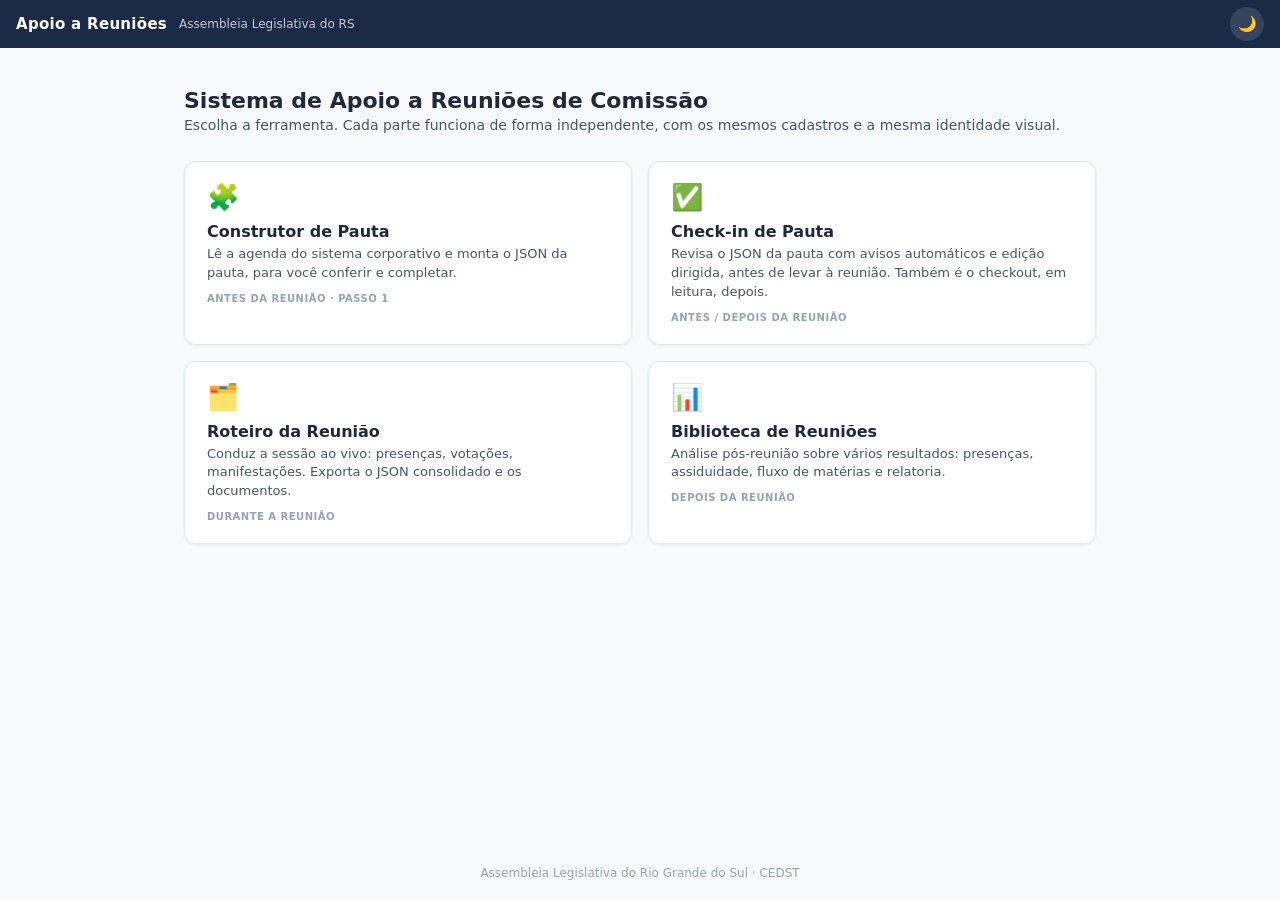
<file: index.html>
<!DOCTYPE html>
<html lang="pt-BR">
<head>
<meta charset="UTF-8">
<meta name="viewport" content="width=device-width, initial-scale=1">
<title>Sistema de Apoio a Reuniões — ALRS</title>
<link rel="stylesheet" href="style.css">
<script>
(function(){try{var t=localStorage.getItem('ui_theme')||'light';document.documentElement.setAttribute('data-theme',t);}catch(e){}})();
</script>
</head>
<body>
<div id="portal-wrap">

  <header class="app-hdr">
    <span class="app-hdr-title">Apoio a Reuniões</span>
    <span class="app-hdr-sub">Assembleia Legislativa do RS</span>
    <span class="app-hdr-sp"></span>
    <button id="portal-theme" title="Alternar tema"
      style="background:rgba(255,255,255,.12);color:var(--on-brand);border:none;border-radius:50%;width:34px;height:34px;cursor:pointer;font-size:15px">🌙</button>
  </header>

  <main id="portal-main">
    <h1>Sistema de Apoio a Reuniões de Comissão</h1>
    <p class="portal-lead">Escolha a ferramenta. Cada parte funciona de forma independente, com os mesmos cadastros e a mesma identidade visual.</p>

    <div class="portal-grid">
      <a class="portal-card" href="construtor.html">
        <div class="pc-ico">🧩</div>
        <div class="pc-nome">Construtor de Pauta</div>
        <div class="pc-desc">Lê a agenda do sistema corporativo e monta o JSON da pauta, para você conferir e completar.</div>
        <span class="pc-fase">Antes da reunião · passo 1</span>
      </a>

      <a class="portal-card" href="checkin.html">
        <div class="pc-ico">✅</div>
        <div class="pc-nome">Check-in de Pauta</div>
        <div class="pc-desc">Revisa o JSON da pauta com avisos automáticos e edição dirigida, antes de levar à reunião. Também é o checkout, em leitura, depois.</div>
        <span class="pc-fase">Antes / depois da reunião</span>
      </a>

      <a class="portal-card" href="roteiro.html">
        <div class="pc-ico">🗂️</div>
        <div class="pc-nome">Roteiro da Reunião</div>
        <div class="pc-desc">Conduz a sessão ao vivo: presenças, votações, manifestações. Exporta o JSON consolidado e os documentos.</div>
        <span class="pc-fase">Durante a reunião</span>
      </a>

      <a class="portal-card" href="biblioteca.html">
        <div class="pc-ico">📊</div>
        <div class="pc-nome">Biblioteca de Reuniões</div>
        <div class="pc-desc">Análise pós-reunião sobre vários resultados: presenças, assiduidade, fluxo de matérias e relatoria.</div>
        <span class="pc-fase">Depois da reunião</span>
      </a>
    </div>
  </main>

  <footer id="portal-foot">Assembleia Legislativa do Rio Grande do Sul · CEDST</footer>
</div>

<script>
document.getElementById('portal-theme').onclick=function(){
  var cur=document.documentElement.getAttribute('data-theme')||'light';
  var novo=cur==='light'?'dark':'light';
  document.documentElement.setAttribute('data-theme',novo);
  try{localStorage.setItem('ui_theme',novo);}catch(e){}
};
</script>
</body>
</html>
</file>
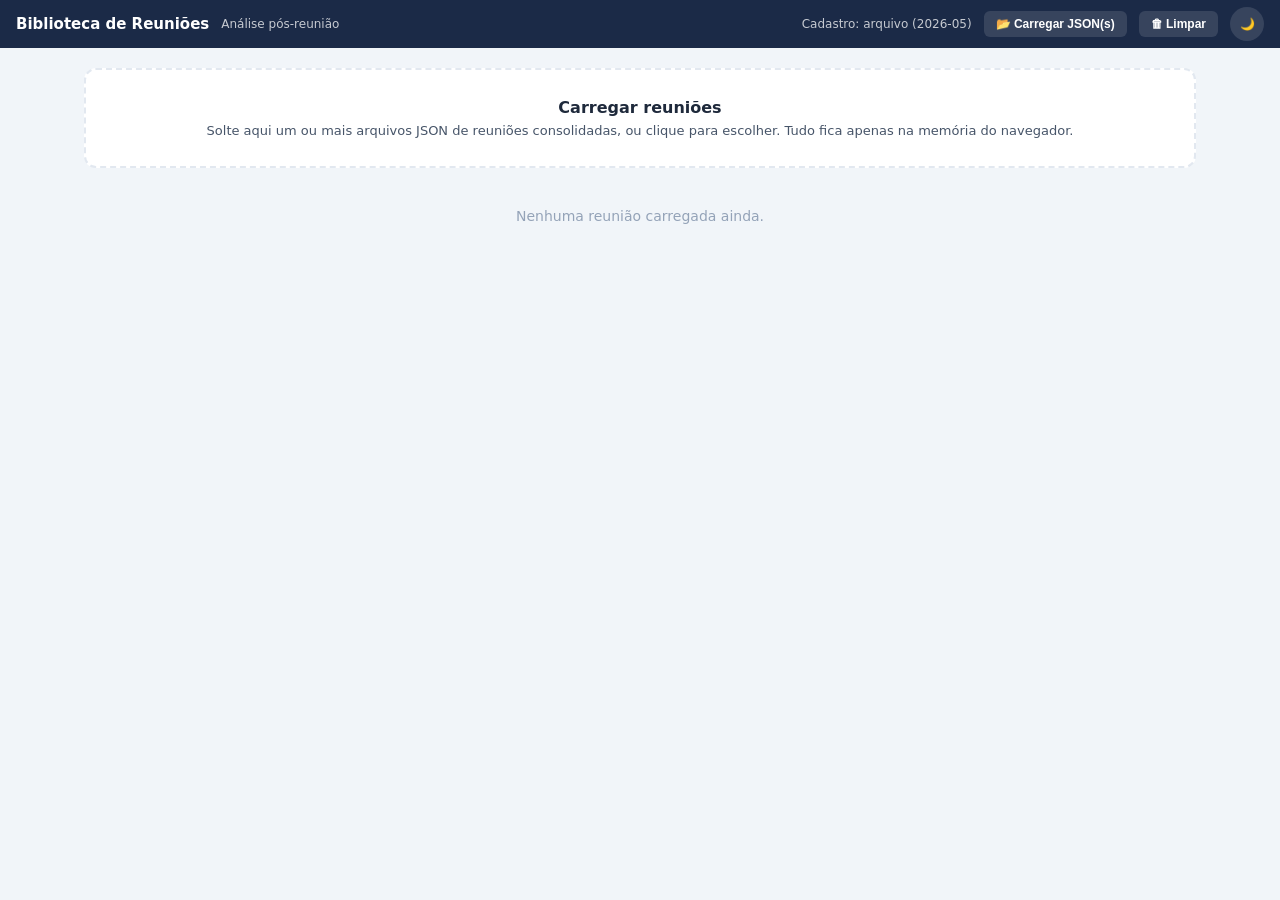
<file: biblioteca.html>
<!DOCTYPE html>
<html lang="pt-BR">
<head>
<meta charset="UTF-8">
<meta name="viewport" content="width=1280, initial-scale=1">
<title>Biblioteca de Reuniões — ALRS/CEDST</title>
<link rel="stylesheet" href="style.css">
<script>
/* Aplica o tema antes do 1º paint (mesma chave do sistema ao vivo). */
(function(){try{var t=localStorage.getItem('ui_theme')||'light';document.documentElement.setAttribute('data-theme',t);}catch(e){}})();
</script>
<style>
/* ══════════════════════════════════════════════════════════════
   Estilos específicos da biblioteca. Herda tokens e componentes do
   style.css; aqui só o layout desktop e o que é próprio da página.
   Sem arquivo CSS à parte (decisão de projeto, como o checkin).
   ══════════════════════════════════════════════════════════════ */
/* O style.css impõe `body{height:100vh;overflow:hidden}` para o sistema AO VIVO
   (a reunião não deve rolar). A biblioteca é uma página de leitura longa: precisa
   rolar normalmente. Revertemos aqui — height:auto e overflow visível. */
html{height:auto;overflow:auto}
body{height:auto;min-height:100vh;overflow-y:auto;overflow-x:hidden;
  background:var(--bg,var(--surface-2))}

/* Cabeçalho */
#bl-hdr{height:48px;background:var(--brand);color:var(--on-brand);
  display:flex;align-items:center;gap:12px;padding:0 16px;
  position:fixed;top:0;left:0;right:0;z-index:20}
#bl-hdr .bl-title{font-weight:800;font-size:15px}
#bl-hdr .bl-sub{font-size:12px;opacity:.75}
#bl-hdr .bl-sp{flex:1}
#bl-hdr button{background:rgba(255,255,255,.12);color:var(--on-brand);border:none;
  border-radius:var(--radius);padding:6px 12px;font-size:12px;font-weight:600;cursor:pointer;
  display:inline-flex;align-items:center;gap:6px;transition:.15s}
#bl-hdr button:hover{background:rgba(255,255,255,.22)}
#bl-theme{width:34px;height:34px;border-radius:50%!important;justify-content:center;padding:0!important}

/* Container */
#bl-main{flex:1;max-width:1160px;width:100%;margin:0 auto;padding:68px 24px 20px;box-sizing:border-box}

/* Área de carga */
#bl-drop{border:2px dashed var(--border);border-radius:12px;padding:28px 32px;text-align:center;
  transition:.15s;cursor:pointer;background:var(--surface)}
#bl-drop:hover,#bl-drop.drag{border-color:var(--accent);background:var(--surface-2)}
#bl-drop h2{font-size:16px;font-weight:800;color:var(--text);margin:0 0 6px}
#bl-drop p{color:var(--text-muted);font-size:13px;margin:0}

/* Índice de reuniões */
.bl-sec-titulo{font-size:12px;font-weight:700;text-transform:uppercase;letter-spacing:.6px;
  color:var(--text-faint);margin:22px 0 10px}
.bl-card{background:var(--surface);border:1px solid var(--border);border-radius:10px;
  box-shadow:var(--shadow-sm);overflow:hidden}
table.bl-idx{width:100%;border-collapse:collapse;font-size:13px}
table.bl-idx th{background:var(--surface-2);color:var(--text-faint);font-weight:700;font-size:11px;
  text-transform:uppercase;letter-spacing:.4px;text-align:left;padding:9px 12px;border-bottom:1px solid var(--border)}
table.bl-idx td{padding:9px 12px;border-bottom:1px solid var(--border);color:var(--text)}
table.bl-idx tr:last-child td{border-bottom:none}
table.bl-idx .bl-com{font-weight:600}
.bl-pill{display:inline-block;font-size:11px;font-weight:700;padding:2px 8px;border-radius:20px}
.bl-pill.ok{background:var(--ok-bg);color:var(--ok-fg)}
.bl-pill.no{background:var(--warn-bg);color:var(--warn-fg)}
.bl-x{cursor:pointer;color:var(--text-faint);font-weight:700;padding:2px 6px;border-radius:4px}
.bl-x:hover{background:var(--err-bg);color:var(--err-fg)}

/* Aviso de comissões misturadas */
.bl-aviso{background:var(--warn-bg);color:var(--warn-fg);border-left:3px solid var(--amber);
  border-radius:8px;padding:10px 12px;margin:12px 0;font-size:12px;line-height:1.45}

/* Matriz de presenças */
.bl-matriz-wrap{overflow-x:auto}
table.bl-matriz{border-collapse:collapse;font-size:13px;min-width:100%}
table.bl-matriz th,table.bl-matriz td{border:1px solid var(--border);padding:7px 10px;text-align:center;white-space:nowrap}
table.bl-matriz thead th{background:var(--surface-2);color:var(--text);font-weight:700}
table.bl-matriz .bl-dep{text-align:left;font-weight:600;color:var(--text);position:sticky;left:0;background:var(--surface);z-index:1}
table.bl-matriz thead th.bl-dep{background:var(--surface-2);z-index:2}
table.bl-matriz .bl-part{text-align:left;color:var(--text-muted);font-size:12px}
table.bl-matriz td.p{color:var(--ok-fg);font-weight:800}
table.bl-matriz td.f{color:var(--err-fg);font-weight:800;background:var(--err-bg)}
table.bl-matriz td.na{color:var(--text-faint)}
table.bl-matriz tfoot td{background:var(--surface-2);font-weight:700;color:var(--text)}
table.bl-matriz .bl-tot{font-variant-numeric:tabular-nums}

/* Empty state / abas de visão */
.bl-empty{text-align:center;color:var(--text-faint);padding:40px 0;font-size:14px}
.bl-tabs{display:flex;gap:6px;margin:22px 0 4px}
.bl-tab{padding:7px 14px;border-radius:var(--radius);border:1px solid var(--border);background:var(--surface);
  color:var(--text-muted);font-size:13px;font-weight:600;cursor:pointer}
.bl-tab.ativa{background:var(--accent);color:var(--on-accent);border-color:var(--accent)}
.bl-tab:disabled{opacity:.5;cursor:not-allowed}
.bl-hint{font-size:12px;color:var(--text-faint);margin:8px 0 0}

/* Faixa de KPIs (gestão) */
.bl-kpis{display:grid;grid-template-columns:repeat(4,1fr);gap:12px;margin-bottom:18px}
@media(max-width:820px){.bl-kpis{grid-template-columns:repeat(2,1fr)}}
.bl-kpi{background:var(--surface);border:1px solid var(--border);border-radius:10px;
  box-shadow:var(--shadow-sm);padding:14px 16px}
.bl-kpi .bl-kpi-val{font-size:26px;font-weight:800;color:var(--text);line-height:1.1;font-variant-numeric:tabular-nums}
.bl-kpi .bl-kpi-rot{font-size:11px;font-weight:700;text-transform:uppercase;letter-spacing:.5px;color:var(--text-faint);margin-top:4px}
.bl-kpi .bl-kpi-sub{font-size:12px;color:var(--text-muted);margin-top:3px}
.bl-kpi.alerta .bl-kpi-val{color:var(--warn-fg)}

/* Assiduidade: barras horizontais em CSS puro (sem lib) */
table.bl-assi{width:100%;border-collapse:collapse;font-size:13px}
table.bl-assi th{background:var(--surface-2);color:var(--text-faint);font-weight:700;font-size:11px;
  text-transform:uppercase;letter-spacing:.4px;text-align:left;padding:9px 12px;border-bottom:1px solid var(--border)}
table.bl-assi td{padding:8px 12px;border-bottom:1px solid var(--border);color:var(--text)}
table.bl-assi tr:last-child td{border-bottom:none}
table.bl-assi .bl-nome{font-weight:600}
table.bl-assi .bl-part{color:var(--text-muted);font-size:12px}
table.bl-assi .bl-num{text-align:right;font-variant-numeric:tabular-nums;white-space:nowrap}
.bl-bar{position:relative;background:var(--surface-2);border-radius:6px;height:16px;min-width:80px;overflow:hidden}
.bl-bar>span{position:absolute;left:0;top:0;bottom:0;background:var(--accent);border-radius:6px}
.bl-bar.hi>span{background:var(--ok-fg)}
.bl-bar.mid>span{background:var(--amber)}
.bl-bar.lo>span{background:var(--red)}
table.bl-assi tr.bl-grupo td{background:var(--surface-2);font-weight:700;font-size:11px;
  text-transform:uppercase;letter-spacing:.5px;color:var(--text-faint);padding:8px 12px}
table.bl-assi tr.bl-subtotal td{font-weight:700;color:var(--text);border-top:2px solid var(--border);background:var(--surface)}
</style>
</head>
<body>

<header id="bl-hdr">
  <span class="bl-title">Biblioteca de Reuniões</span>
  <span class="bl-sub">Análise pós-reunião</span>
  <span class="bl-sp"></span>
  <span id="bl-cad-fonte" class="bl-sub"></span>
  <button id="bl-add">📂 Carregar JSON(s)</button>
  <button id="bl-limpar" title="Remover todas as reuniões">🗑 Limpar</button>
  <button id="bl-theme" title="Alternar tema">🌙</button>
</header>

<div id="bl-main">
  <!-- Faixa de KPIs (gestão) — fixa no topo do conteúdo -->
  <div id="bl-kpis" class="bl-kpis" style="display:none"></div>

  <!-- Área de carga -->
  <div id="bl-drop">
    <h2>Carregar reuniões</h2>
    <p>Solte aqui um ou mais arquivos JSON de reuniões consolidadas, ou clique para escolher. Tudo fica apenas na memória do navegador.</p>
  </div>

  <!-- Índice -->
  <div id="bl-idx-sec" style="display:none">
    <div class="bl-sec-titulo">Reuniões carregadas (<span id="bl-idx-n">0</span>)</div>
    <div id="bl-aviso-com"></div>
    <div class="bl-card">
      <table class="bl-idx">
        <thead><tr><th>Data</th><th>Comissão</th><th>Tipo</th><th>Quórum abertura</th><th>Quórum OD</th><th>Itens OD</th><th></th></tr></thead>
        <tbody id="bl-idx-body"></tbody>
      </table>
    </div>
  </div>

  <!-- Visões -->
  <div id="bl-vis-sec" style="display:none">
    <div class="bl-tabs">
      <button class="bl-tab ativa" data-vis="presencas">Presenças</button>
      <button class="bl-tab" data-vis="assiduidade">Assiduidade</button>
      <button class="bl-tab" data-vis="fluxo">Fluxo de matérias</button>
      <button class="bl-tab" data-vis="relatoria">Relatoria</button>
      <!-- futuras visões entram aqui como abas -->
    </div>
    <div id="bl-vis-conteudo"></div>
  </div>

  <div id="bl-empty" class="bl-empty">Nenhuma reunião carregada ainda.</div>
</div>

<input type="file" id="bl-file" accept=".json,application/json" multiple style="display:none">

<script src="cadastros.js"></script>
<script src="biblioteca.js"></script>
<script src="biblioteca-ui.js"></script>
</body>
</html>
</file>
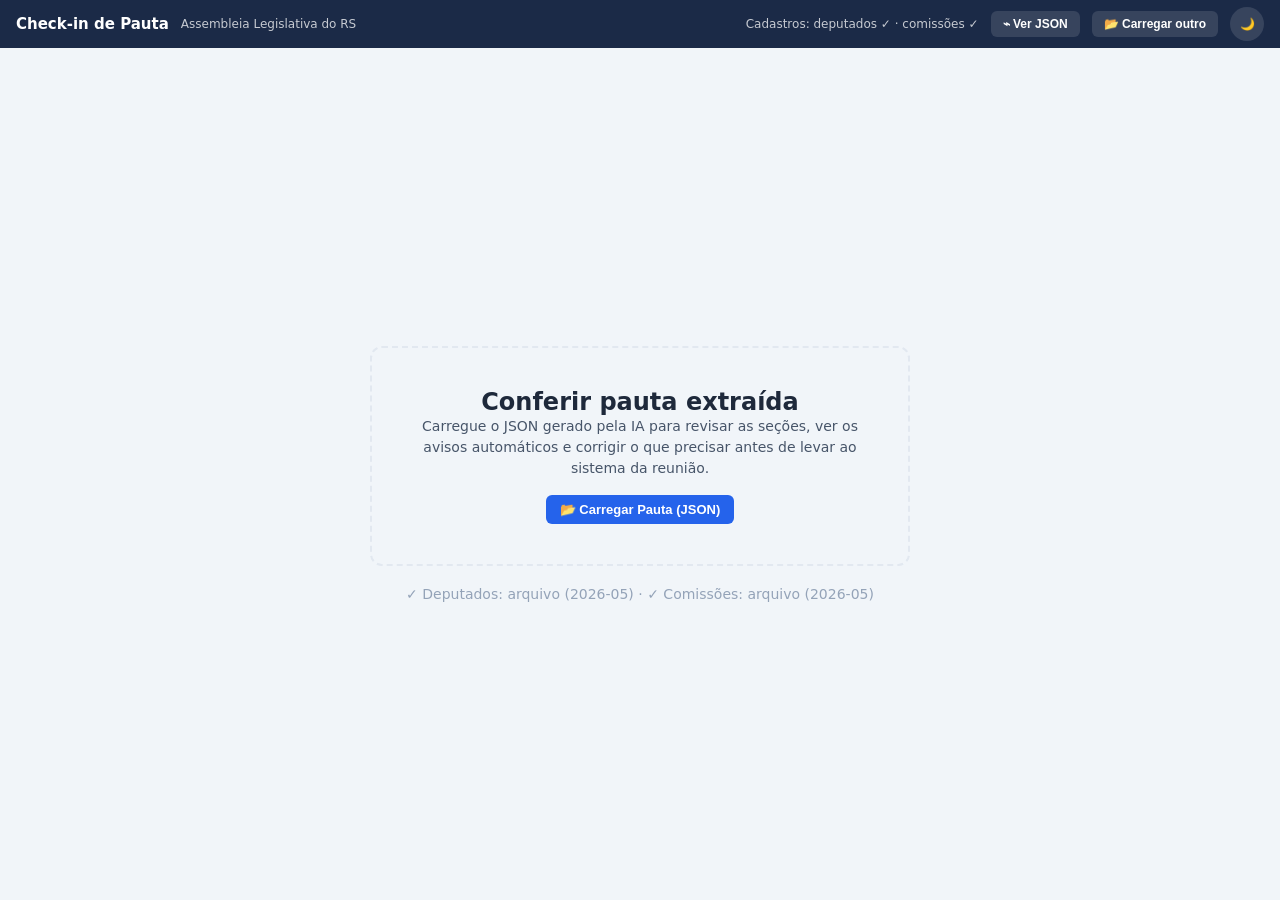
<file: checkin.html>
<!DOCTYPE html>
<html lang="pt-BR">
<head>
<meta charset="UTF-8">
<meta name="viewport" content="width=device-width, initial-scale=1">
<title>Check-in de Pauta — ALRS/CEDST</title>
<link rel="stylesheet" href="style.css">
<script>
/* Aplica o tema antes do 1º paint (mesma chave do sistema ao vivo). */
(function(){try{var t=localStorage.getItem('ui_theme')||'light';document.documentElement.setAttribute('data-theme',t);}catch(e){}})();
</script>
<style>
/* ══════════════════════════════════════════════════════════════
   Estilos específicos do check-in. Herda tokens e componentes do
   style.css; aqui só o layout desktop-first e o painel de avisos.
   Sem arquivo CSS à parte (decisão de projeto).
   ══════════════════════════════════════════════════════════════ */
body{height:100vh;height:100dvh;overflow:hidden;display:flex;flex-direction:column}

/* Cabeçalho */
#ci-hdr{height:48px;flex-shrink:0;background:var(--brand);color:var(--on-brand);
  display:flex;align-items:center;gap:12px;padding:0 16px}
#ci-hdr .ci-title{font-weight:800;font-size:15px}
#ci-hdr .ci-sub{font-size:12px;opacity:.75}
#ci-hdr .ci-sp{flex:1}
#ci-hdr button{background:rgba(255,255,255,.12);color:var(--on-brand);border:none;
  border-radius:var(--radius);padding:6px 12px;font-size:12px;font-weight:600;cursor:pointer;
  display:inline-flex;align-items:center;gap:6px;transition:.15s}
#ci-hdr button:hover{background:rgba(255,255,255,.22)}
#ci-hdr button:disabled{opacity:.4;cursor:not-allowed}
#ci-theme{width:34px;height:34px;border-radius:50%!important;justify-content:center;padding:0!important}

/* Corpo: duas colunas no desktop (avisos | conteúdo), 1 no tablet */
#ci-main{flex:1;display:flex;overflow:hidden}
#ci-avisos{width:320px;flex-shrink:0;background:var(--surface);border-right:1px solid var(--border);
  overflow-y:auto;padding:16px}
#ci-conteudo{flex:1;overflow-y:auto;padding:20px 24px}
#ci-conteudo-inner{max-width:900px;margin:0 auto}

/* Tela inicial (sem arquivo) */
#ci-empty{flex:1;display:flex;align-items:center;justify-content:center;flex-direction:column;gap:20px;text-align:center;padding:24px}
#ci-empty h1{font-size:24px;font-weight:800;color:var(--text)}
#ci-empty p{color:var(--text-muted);font-size:14px;max-width:440px;line-height:1.5}
.ci-drop{border:2px dashed var(--border);border-radius:12px;padding:40px 48px;transition:.15s;cursor:pointer}
.ci-drop:hover,.ci-drop.drag{border-color:var(--accent);background:var(--surface-2)}

/* Painel de avisos (a assinatura do check-in) */
.ci-av-head{font-size:11px;font-weight:700;text-transform:uppercase;letter-spacing:.6px;
  color:var(--text-faint);margin-bottom:12px}
.ci-av-count{display:inline-flex;align-items:center;justify-content:center;min-width:20px;height:20px;
  padding:0 6px;border-radius:10px;font-size:11px;font-weight:700;margin-left:6px}
.ci-av-count.warn{background:var(--warn-bg);color:var(--warn-fg)}
.ci-av-count.err{background:var(--err-bg);color:var(--err-fg)}
.ci-av-count.ok{background:var(--ok-bg);color:var(--ok-fg)}
.ci-aviso{border-radius:8px;padding:10px 12px;margin-bottom:8px;font-size:12px;line-height:1.4;
  cursor:pointer;border-left:3px solid transparent;transition:.12s}
.ci-aviso:hover{filter:brightness(1.03)}
.ci-aviso.err{background:var(--err-bg);color:var(--err-fg);border-left-color:var(--red)}
.ci-aviso.warn{background:var(--warn-bg);color:var(--warn-fg);border-left-color:var(--amber)}
.ci-aviso.info{background:var(--info-bg);color:var(--info-fg);border-left-color:var(--blue)}
.ci-aviso .ci-av-t{font-weight:700;display:block;margin-bottom:2px}
.ci-av-vazio{color:var(--text-faint);font-size:12px;text-align:center;padding:24px 0}

/* Seções do conteúdo (reusa .sec do style.css, mas sempre abertas aqui) */
.ci-sec{background:var(--surface);border-radius:8px;box-shadow:var(--shadow-sm);margin-bottom:14px;overflow:hidden}
.ci-sec-hdr{background:var(--surface-2);color:var(--text);padding:10px 14px;font-weight:700;font-size:13px;
  display:flex;align-items:center;gap:8px;border-bottom:1px solid var(--border)}
.ci-sec-hdr .ci-sec-n{color:var(--text-faint);font-weight:800}
.ci-sec-body{padding:14px}
.ci-sec-vazia{color:var(--text-faint);font-size:12px;font-style:italic}

/* Item (proposição, correspondência, etc.) */
.ci-item{border:1px solid var(--border);border-radius:8px;padding:12px;margin-bottom:10px;background:var(--surface)}
.ci-item:last-child{margin-bottom:0}
.ci-item-top{display:flex;align-items:baseline;gap:8px;margin-bottom:4px;flex-wrap:wrap}
.ci-item-tipo{font-weight:800;font-size:13px;color:var(--accent)}
.ci-item-ementa{font-size:13px;color:var(--text);line-height:1.4;margin:4px 0}
.ci-item-meta{font-size:12px;color:var(--text-muted);line-height:1.5}
.ci-item-meta b{color:var(--text);font-weight:600}

/* Campo com selo "confira" (Nível 2 — revisão dirigida) */
.ci-confira{position:relative;border-left:3px solid var(--amber);padding-left:10px;margin:6px 0}
.ci-selo{display:inline-flex;align-items:center;gap:3px;font-size:10px;font-weight:700;
  text-transform:uppercase;letter-spacing:.4px;color:var(--amber);margin-left:6px}
.ci-campo-vazio{color:var(--text-faint);font-style:italic}

/* Linha editável */
.ci-edit-row{display:flex;align-items:center;gap:8px;margin:6px 0;flex-wrap:wrap}
.ci-edit-row label{font-size:12px;color:var(--text-muted);min-width:120px;font-weight:600}
.ci-edit-row select,.ci-edit-row input{flex:1;min-width:160px}
.ci-edit-row textarea{flex:1 1 100%;width:100%;box-sizing:border-box;padding:8px;border:1px solid var(--border);border-radius:6px;background:var(--surface);color:var(--text);font-size:13px}
.ci-edit-row textarea:focus{outline:2px solid var(--accent);outline-offset:-1px}

/* Rodapé de ações */
#ci-foot{flex-shrink:0;background:var(--surface);border-top:1px solid var(--border);
  padding:10px 20px;display:flex;align-items:center;gap:12px;justify-content:flex-end}
#ci-foot .ci-foot-info{margin-right:auto;font-size:12px;color:var(--text-muted)}

/* Responsivo: tablet empilha avisos acima do conteúdo */
@media (max-width:820px){
  #ci-main{flex-direction:column}
  #ci-avisos{width:auto;max-height:38vh;border-right:none;border-bottom:1px solid var(--border)}
}

/* Modo checkout (leitura): esconde controles de edição, mostra leitura */
.ci-read-view{display:none}                       /* por padrão (check-in) esconde leitura */
body.ci-readonly .ci-edit-only{display:none!important}
body.ci-readonly .ci-read-view{display:block}     /* no checkout mostra leitura */
.ci-modo-badge{font-size:11px;font-weight:700;padding:2px 10px;border-radius:20px}
.ci-modo-badge.checkin{background:var(--info-bg);color:var(--info-fg)}
.ci-modo-badge.checkout{background:var(--ok-bg);color:var(--ok-fg)}

/* Leitura técnica (JSON read-only) */
#ci-json-view{font-family:ui-monospace,SFMono-Regular,Menlo,Consolas,monospace;font-size:12px;
  line-height:1.55;white-space:pre-wrap;word-break:break-word;color:var(--text);
  background:var(--surface);border:1px solid var(--border);border-radius:8px;padding:16px}
#ci-json-view .jk{color:var(--accent)}          /* chave */
#ci-json-view .js{color:var(--ok-fg)}           /* string */
#ci-json-view .jn{color:var(--warn-fg)}         /* número */
#ci-json-view .jb{color:var(--err-fg);font-weight:700}  /* boolean/null */
.ci-json-hint{font-size:11px;color:var(--text-faint);margin-bottom:10px;padding:8px 10px;
  background:var(--surface-2);border-radius:6px}
</style>
</head>
<body>

<header id="ci-hdr">
  <span class="ci-title">Check-in de Pauta</span>
  <span class="ci-sub" id="ci-hdr-sub">Assembleia Legislativa do RS</span>
  <span id="ci-modo" class="ci-modo-badge" style="display:none"></span>
  <span class="ci-sp"></span>
  <span id="ci-cad-fonte" class="ci-sub"></span>
  <button id="ci-visao" title="Alternar visão guiada / leitura técnica (JSON)">⌁ Ver JSON</button>
  <button id="ci-carregar" class="ci-edit-only">📂 Carregar outro</button>
  <button id="ci-theme" title="Alternar tema">🌙</button>
</header>

<!-- Tela inicial -->
<div id="ci-empty">
  <div class="ci-drop" id="ci-drop">
    <h1>Conferir pauta extraída</h1>
    <p>Carregue o JSON gerado pela IA para revisar as seções, ver os avisos automáticos e corrigir o que precisar antes de levar ao sistema da reunião.</p>
    <button class="btn btn-primary" id="ci-abrir" style="margin-top:16px">📂 Carregar Pauta (JSON)</button>
  </div>
  <div id="ci-cad-fonte-empty" class="ci-sub" style="color:var(--text-faint)"></div>
</div>

<!-- Área de trabalho (oculta até carregar) -->
<div id="ci-main" style="display:none">
  <aside id="ci-avisos">
    <div class="ci-av-head">Avisos <span id="ci-av-count" class="ci-av-count ok">0</span></div>
    <div id="ci-avisos-list"></div>
  </aside>
  <div id="ci-conteudo">
    <div id="ci-conteudo-inner"></div>
    <div id="ci-json-view" style="display:none"></div>
  </div>
</div>

<!-- Rodapé de ações (oculto até carregar) -->
<footer id="ci-foot" style="display:none">
  <span class="ci-foot-info" id="ci-foot-info"></span>
  <button class="btn btn-ghost ci-doc-btn" id="ci-doc-ata" style="display:none">📄 Ata textual (.doc)</button>
  <button class="btn btn-ghost ci-doc-btn" id="ci-doc-resumo-pdf" style="display:none">🖨 Resumo (.pdf)</button>
  <button class="btn btn-ghost ci-doc-btn" id="ci-doc-resumo-doc" style="display:none">📄 Resumo (.doc)</button>
  <button class="btn btn-ghost ci-edit-only" id="ci-descartar">Descartar alterações</button>
  <button class="btn btn-primary ci-edit-only" id="ci-exportar">Exportar pauta revisada</button>
  <button class="btn btn-ghost" id="ci-fechar" style="display:none">Fechar</button>
</footer>

<input type="file" id="ci-file" accept=".json,application/json" style="display:none">

<script src="cadastros.js"></script>
<script src="documentos.js"></script>
<script src="checkin.js"></script>
</body>
</html>
</file>
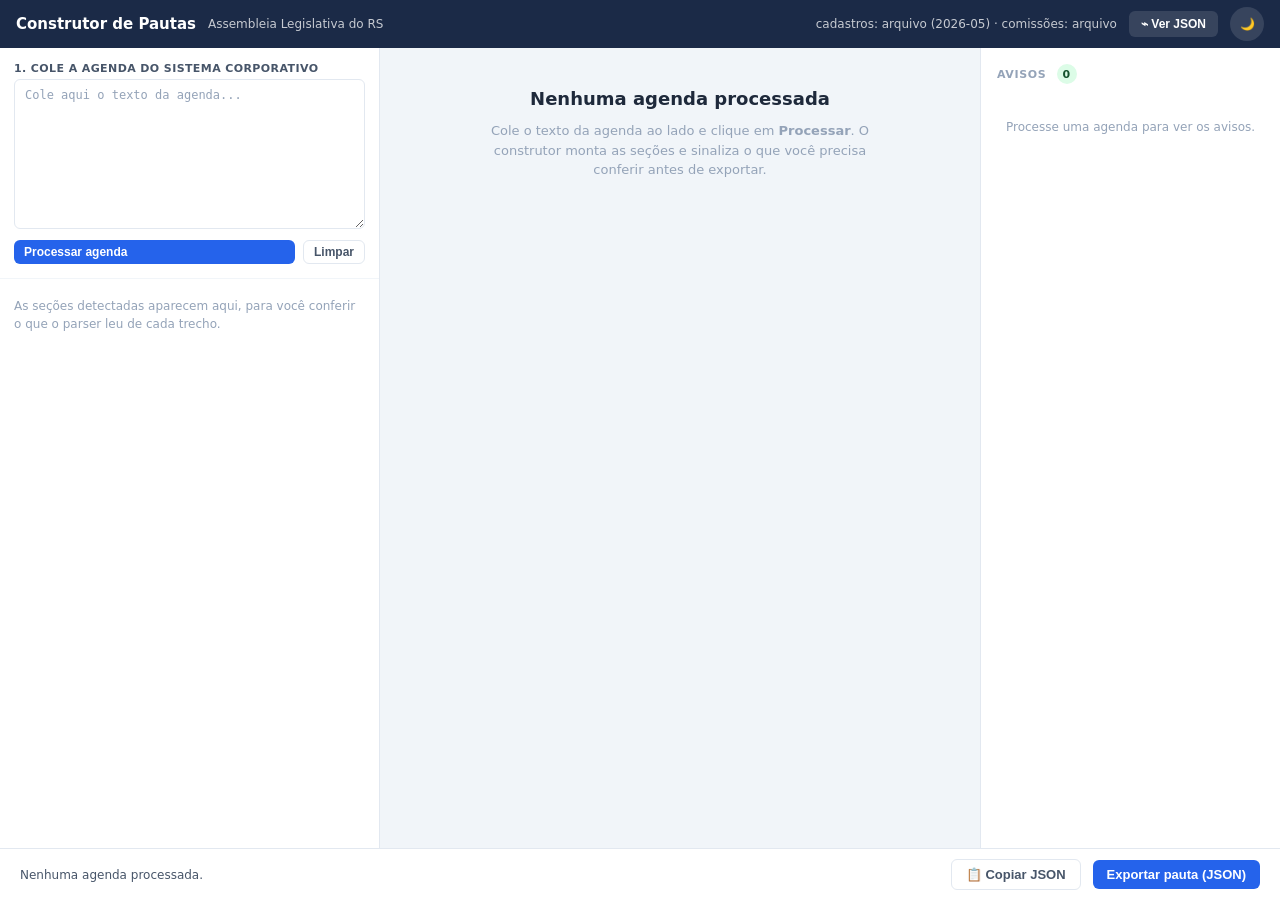
<file: construtor.html>
<!DOCTYPE html>
<html lang="pt-BR">
<head>
<meta charset="UTF-8">
<meta name="viewport" content="width=device-width, initial-scale=1">
<title>Construtor de Pautas — ALRS/CEDST</title>
<link rel="stylesheet" href="style.css">
<script>
/* Tema antes do 1º paint — mesma chave do sistema ao vivo e do check-in. */
(function(){try{var t=localStorage.getItem('ui_theme')||'light';document.documentElement.setAttribute('data-theme',t);}catch(e){}})();
</script>
<style>
/* ══════════════════════════════════════════════════════════════
   Estilos específicos do construtor. Herda TODOS os tokens e
   componentes do style.css (.btn, .badge, .fld-lbl, campos).
   Sem CSS à parte — decisão de projeto (igual ao checkin.html).

   NOTA: o style.css define `#app{display:none}` (é o shell do
   sistema ao vivo). Por isso o ponto de montagem do Vue aqui é
   #construtor, e NÃO #app — senão o app nasce invisível.
   ══════════════════════════════════════════════════════════════ */
body{height:100vh;height:100dvh;overflow:hidden;display:flex;flex-direction:column}

/* Cabeçalho (padrão do check-in) */
#cx-hdr{height:48px;flex-shrink:0;background:var(--brand);color:var(--on-brand);
  display:flex;align-items:center;gap:12px;padding:0 16px}
#cx-hdr .cx-title{font-weight:800;font-size:15px}
#cx-hdr .cx-sub{font-size:12px;opacity:.75}
#cx-hdr .cx-sp{flex:1}
#cx-hdr button{background:rgba(255,255,255,.12);color:var(--on-brand);border:none;
  border-radius:var(--radius);padding:6px 12px;font-size:12px;font-weight:600;cursor:pointer;
  display:inline-flex;align-items:center;gap:6px;transition:.15s}
#cx-hdr button:hover{background:rgba(255,255,255,.22)}
#cx-hdr button:disabled{opacity:.4;cursor:not-allowed}
#cx-theme{width:34px;height:34px;border-radius:50%!important;justify-content:center;padding:0!important}

/* Corpo */
#cx-main{flex:1;display:flex;overflow:hidden;min-height:0}

/* Coluna esquerda: entrada da agenda */
#cx-entrada{width:380px;flex-shrink:0;background:var(--surface);border-right:1px solid var(--border);
  display:flex;flex-direction:column;overflow:hidden}
#cx-entrada-top{padding:14px;border-bottom:1px solid var(--border-soft)}
#cx-entrada textarea{width:100%;height:150px;resize:vertical;font-family:ui-monospace,SFMono-Regular,Menlo,Consolas,monospace;
  font-size:12px;line-height:1.5}
#cx-fatias{flex:1;overflow-y:auto;padding:10px 14px}

/* Acordeão das fatias — em Vue puro. O do protótipo usava o JS do
   Bootstrap (data-bs-toggle); aqui é estado, não biblioteca. */
.cx-fatia{border:1px solid var(--border);border-radius:var(--radius);margin-bottom:6px;overflow:hidden}
.cx-fatia-hdr{background:var(--surface-2);padding:8px 10px;font-size:12px;font-weight:700;
  cursor:pointer;display:flex;align-items:center;gap:8px;user-select:none;text-transform:uppercase;
  letter-spacing:.4px;color:var(--text-muted)}
.cx-fatia-hdr:hover{filter:brightness(.97)}
.cx-fatia-hdr .cx-cnt{margin-left:auto;font-weight:800;color:var(--text-faint)}
.cx-fatia-body{padding:8px;border-top:1px solid var(--border-soft)}
.cx-fatia-body pre{font-family:ui-monospace,SFMono-Regular,Menlo,Consolas,monospace;font-size:11px;
  line-height:1.5;white-space:pre-wrap;word-break:break-word;color:var(--text-muted);max-height:180px;overflow-y:auto}

/* Coluna central: formulário */
#cx-form{flex:1;overflow-y:auto;padding:16px 20px;min-width:0}
#cx-form-inner{max-width:900px;margin:0 auto}

/* Coluna direita: avisos (assinatura visual do check-in) */
#cx-avisos{width:300px;flex-shrink:0;background:var(--surface);border-left:1px solid var(--border);
  overflow-y:auto;padding:16px}
.cx-av-head{font-size:11px;font-weight:700;text-transform:uppercase;letter-spacing:.6px;
  color:var(--text-faint);margin-bottom:12px}
.cx-av-count{display:inline-flex;align-items:center;justify-content:center;min-width:20px;height:20px;
  padding:0 6px;border-radius:10px;font-size:11px;font-weight:700;margin-left:6px}
.cx-av-count.warn{background:var(--warn-bg);color:var(--warn-fg)}
.cx-av-count.err{background:var(--err-bg);color:var(--err-fg)}
.cx-av-count.ok{background:var(--ok-bg);color:var(--ok-fg)}
.cx-aviso{border-radius:8px;padding:10px 12px;margin-bottom:8px;font-size:12px;line-height:1.4;
  cursor:pointer;border-left:3px solid transparent;transition:.12s}
.cx-aviso:hover{filter:brightness(1.03)}
.cx-aviso.err{background:var(--err-bg);color:var(--err-fg);border-left-color:var(--red)}
.cx-aviso.warn{background:var(--warn-bg);color:var(--warn-fg);border-left-color:var(--amber)}
.cx-aviso.info{background:var(--info-bg);color:var(--info-fg);border-left-color:var(--blue)}
.cx-aviso .cx-av-t{font-weight:700;display:block;margin-bottom:2px}
.cx-av-vazio{color:var(--text-faint);font-size:12px;text-align:center;padding:24px 0}

/* Seções e itens (padrão do check-in) */
.cx-sec{background:var(--surface);border-radius:8px;box-shadow:var(--shadow-sm);margin-bottom:14px;overflow:hidden}
.cx-sec-hdr{background:var(--surface-2);color:var(--text);padding:10px 14px;font-weight:700;font-size:13px;
  display:flex;align-items:center;gap:8px;border-bottom:1px solid var(--border);cursor:pointer;user-select:none}
.cx-sec-hdr .cx-sec-n{color:var(--text-faint);font-weight:800}
.cx-sec-hdr .cx-sec-cnt{margin-left:auto;font-weight:400;color:var(--text-faint);font-size:12px}
.cx-sec-body{padding:14px}
.cx-sec-vazia{color:var(--text-faint);font-size:12px;font-style:italic}

.cx-item{border:1px solid var(--border);border-radius:8px;padding:12px;margin-bottom:10px;background:var(--surface)}
.cx-item:last-child{margin-bottom:0}
.cx-item.alvo{outline:2px solid var(--accent);outline-offset:1px}
.cx-item-top{display:flex;align-items:baseline;gap:8px;margin-bottom:6px;flex-wrap:wrap}
.cx-item-tipo{font-weight:800;font-size:13px;color:var(--accent)}

/* Grade de campos */
.cx-grid{display:grid;grid-template-columns:repeat(auto-fit,minmax(200px,1fr));gap:10px}
.cx-fld{display:flex;flex-direction:column;gap:3px;min-width:0}
.cx-fld.wide{grid-column:1/-1}
.cx-fld input,.cx-fld select,.cx-fld textarea{width:100%}
.cx-fld textarea{resize:vertical;min-height:56px;font-family:inherit}

/* ★ Padrão "confira" — herdado do check-in (.ci-confira/.ci-selo).
   É a resposta aos defeitos §4.1/§4.2: em vez de adivinhar em
   silêncio, marcamos e o humano confirma. */
.cx-confira{border-left:3px solid var(--amber);padding-left:10px;background:var(--warn-bg);
  border-radius:0 var(--radius) var(--radius) 0;padding:8px 10px}
.cx-selo{display:inline-flex;align-items:center;gap:3px;font-size:10px;font-weight:700;
  text-transform:uppercase;letter-spacing:.4px;color:var(--amber);margin-left:6px}
.cx-nome-cru{font-size:11px;color:var(--text-muted);margin-top:2px}
.cx-nome-cru b{color:var(--text);font-weight:700}

/* Switches */
.cx-switch{display:flex;align-items:center;gap:6px;font-size:12px;cursor:pointer;color:var(--text-muted);font-weight:600}
.cx-switch input{width:auto;cursor:pointer}

/* Vazio inicial */
#cx-empty{flex:1;display:flex;align-items:center;justify-content:center;flex-direction:column;gap:8px;
  text-align:center;padding:24px;color:var(--text-faint)}
#cx-empty h2{font-size:18px;font-weight:800;color:var(--text);margin-bottom:4px}
#cx-empty p{font-size:13px;max-width:380px;line-height:1.5}

/* JSON */
#cx-json{font-family:ui-monospace,SFMono-Regular,Menlo,Consolas,monospace;font-size:12px;
  line-height:1.55;white-space:pre-wrap;word-break:break-word;color:var(--text);
  background:var(--surface);border:1px solid var(--border);border-radius:8px;padding:16px}

/* Rodapé */
#cx-foot{flex-shrink:0;background:var(--surface);border-top:1px solid var(--border);
  padding:10px 20px;display:flex;align-items:center;gap:12px;justify-content:flex-end}
#cx-foot .cx-foot-info{margin-right:auto;font-size:12px;color:var(--text-muted)}

/* Tablet: empilha */
@media (max-width:1100px){
  #cx-avisos{width:250px}
  #cx-entrada{width:300px}
}
@media (max-width:820px){
  #cx-main{flex-direction:column;overflow-y:auto}
  #cx-entrada,#cx-avisos{width:auto;border:none;border-bottom:1px solid var(--border);max-height:40vh}
}
</style>
</head>
<body>

<!-- Ponto de montagem: #construtor (NÃO #app — ver nota no CSS) -->
<div id="construtor" style="display:contents">

  <header id="cx-hdr">
    <span class="cx-title">Construtor de Pautas</span>
    <span class="cx-sub">Assembleia Legislativa do RS</span>
    <span class="cx-sp"></span>
    <span class="cx-sub" v-text="fonteCadastros"></span>
    <button @click="verJson = !verJson" :title="verJson ? 'Voltar ao formulário' : 'Ver o JSON que será exportado'">
      <span v-text="verJson ? '📋 Formulário' : '⌁ Ver JSON'"></span>
    </button>
    <button id="cx-theme" @click="alternarTema" title="Alternar tema">🌙</button>
  </header>

  <div id="cx-main">

    <!-- ENTRADA: agenda crua + fatias -->
    <aside id="cx-entrada">
      <div id="cx-entrada-top">
        <label class="fld-lbl">1. Cole a agenda do sistema corporativo</label>
        <textarea v-model="textoBruto" placeholder="Cole aqui o texto da agenda..."></textarea>
        <div style="display:flex;gap:8px;margin-top:8px">
          <button class="btn btn-primary btn-sm" style="flex:1" @click="processar" :disabled="!textoBruto.trim()">
            Processar agenda
          </button>
          <button class="btn btn-ghost btn-sm" @click="limparTudo" :disabled="!textoBruto && !processado">
            Limpar
          </button>
        </div>
      </div>
      <div id="cx-fatias">
        <div v-if="!processado" style="font-size:12px;color:var(--text-faint);line-height:1.5;padding:8px 0">
          As seções detectadas aparecem aqui, para você conferir o que o parser leu de cada trecho.
        </div>
        <div v-for="(txt, chave) in fatias" :key="chave" class="cx-fatia">
          <div class="cx-fatia-hdr" @click="fatiaAberta = (fatiaAberta === chave ? null : chave)">
            <span v-text="fatiaAberta === chave ? '▾' : '▸'"></span>
            <span v-text="rotuloFatia(chave)"></span>
            <span class="cx-cnt" v-text="(txt || '').length + ' car.'"></span>
          </div>
          <div class="cx-fatia-body" v-if="fatiaAberta === chave">
            <pre v-text="txt || '(vazio)'"></pre>
          </div>
        </div>
      </div>
    </aside>

    <!-- FORMULÁRIO -->
    <div id="cx-form">
      <div id="cx-empty" v-if="!processado">
        <h2>Nenhuma agenda processada</h2>
        <p>Cole o texto da agenda ao lado e clique em <b>Processar</b>. O construtor monta as seções e sinaliza o que você precisa conferir antes de exportar.</p>
      </div>

      <div id="cx-json" v-else-if="verJson" v-text="jsonPreview"></div>

      <div id="cx-form-inner" v-else>

        <!-- METADADOS -->
        <div class="cx-sec">
          <div class="cx-sec-hdr" @click="toggle('meta')">
            <span class="cx-sec-n">1</span> Metadados da reunião
            <span class="cx-sec-cnt" v-text="abertas.meta ? '▾' : '▸'"></span>
          </div>
          <div class="cx-sec-body" v-if="abertas.meta">
            <div class="cx-grid">
              <div class="cx-fld wide">
                <label class="fld-lbl">Comissão</label>
                <input type="text" v-model="pauta.metadados.comissao">
              </div>
              <div class="cx-fld">
                <label class="fld-lbl">Sigla</label>
                <input type="text" v-model="pauta.metadados.sigla" @change="aplicarComissao">
              </div>
              <div class="cx-fld">
                <label class="fld-lbl">Tipo de reunião</label>
                <input type="text" v-model="pauta.metadados.tipo_reuniao">
              </div>
              <div class="cx-fld">
                <label class="fld-lbl">Data (AAAA-MM-DD)</label>
                <input type="text" v-model="pauta.metadados.data" placeholder="2026-07-08">
              </div>
              <div class="cx-fld">
                <label class="fld-lbl">Hora de início</label>
                <input type="text" v-model="pauta.metadados.hora_inicio" placeholder="14:00">
              </div>
              <div class="cx-fld">
                <label class="fld-lbl">Local</label>
                <input type="text" v-model="pauta.metadados.local">
              </div>
              <div class="cx-fld">
                <label class="fld-lbl">Modalidade</label>
                <select v-model="pauta.metadados.modalidade">
                  <option value="presencial">presencial</option>
                  <option value="híbrida">híbrida</option>
                  <option value="virtual">virtual</option>
                </select>
              </div>
            </div>

            <div style="margin-top:12px;padding-top:12px;border-top:1px solid var(--border-soft)">
              <label class="fld-lbl">Composição (do cadastro de comissões)</label>
              <div style="font-size:12px;color:var(--text-muted);line-height:1.6;margin-bottom:8px">
                Presidente: <b v-text="nomeDe(pauta.membros_comissao.presidente)"></b>
              </div>
              <!-- A composição vem do cadastro, mas precisa estar VISÍVEL: é
                   contra ela que o linter checa relator fora do quadro e a
                   bancada impedida. Contagem sozinha não deixa conferir. -->
              <div class="cx-grid">
                <div class="cx-fld">
                  <label class="fld-lbl">
                    Titulares
                    <span style="font-weight:400;text-transform:none"
                          v-text="'(' + pauta.membros_comissao.titulares.length + ')'"></span>
                  </label>
                  <div style="font-size:12px;color:var(--text-muted);line-height:1.7">
                    <div v-for="id in pauta.membros_comissao.titulares" :key="'t'+id" v-text="nomeDe(id)"></div>
                    <div v-if="!pauta.membros_comissao.titulares.length" class="cx-sec-vazia">Não carregados.</div>
                  </div>
                </div>
                <div class="cx-fld">
                  <label class="fld-lbl">
                    Suplentes
                    <span style="font-weight:400;text-transform:none"
                          v-text="'(' + pauta.membros_comissao.suplentes.length + ')'"></span>
                  </label>
                  <div style="font-size:12px;color:var(--text-muted);line-height:1.7">
                    <div v-for="id in pauta.membros_comissao.suplentes" :key="'s'+id" v-text="nomeDe(id)"></div>
                    <div v-if="!pauta.membros_comissao.suplentes.length" class="cx-sec-vazia">Não carregados.</div>
                  </div>
                </div>
              </div>
            </div>
          </div>
        </div>

        <!-- ATAS -->
        <div class="cx-sec">
          <div class="cx-sec-hdr" @click="toggle('atas')">
            <span class="cx-sec-n">2</span> Aprovação de atas
            <span class="cx-sec-cnt" v-text="pauta.aprovacao_atas.atas.length + ' · ' + (abertas.atas ? '▾' : '▸')"></span>
          </div>
          <div class="cx-sec-body" v-if="abertas.atas">
            <div v-if="!pauta.aprovacao_atas.atas.length" class="cx-sec-vazia">Nenhuma ata detectada.</div>
            <div v-for="(a, i) in pauta.aprovacao_atas.atas" :key="i" class="cx-item">
              <div class="cx-grid">
                <div class="cx-fld">
                  <label class="fld-lbl">Número</label>
                  <input type="text" v-model="a.numero">
                </div>
                <div class="cx-fld">
                  <label class="fld-lbl">Reunião de referência</label>
                  <input type="text" v-model="a.reuniao_referencia">
                </div>
                <div class="cx-fld">
                  <label class="fld-lbl">Tipo</label>
                  <input type="text" v-model="a.tipo_reuniao">
                </div>
              </div>
              <div style="text-align:right;margin-top:6px">
                <button class="btn btn-ghost btn-xs" @click="removerDe(pauta.aprovacao_atas.atas, i)">Remover ata</button>
              </div>
            </div>
            <button class="btn btn-ghost btn-sm" style="margin-top:8px" @click="adicionarAta">+ adicionar ata</button>
          </div>
        </div>

        <!-- EXPEDIENTE -->
        <div class="cx-sec">
          <div class="cx-sec-hdr" @click="toggle('exp')">
            <span class="cx-sec-n">3</span> Leitura do expediente
            <span class="cx-sec-cnt" v-text="totalExpediente + ' · ' + (abertas.exp ? '▾' : '▸')"></span>
          </div>
          <div class="cx-sec-body" v-if="abertas.exp">

            <label class="fld-lbl" style="margin-top:4px">Correspondências recebidas</label>
            <div v-if="!pauta.leitura_expediente.correspondencias_recebidas.length" class="cx-sec-vazia">Nenhuma.</div>
            <div v-for="(c, i) in pauta.leitura_expediente.correspondencias_recebidas" :key="'c'+i" class="cx-item">
              <div class="cx-grid">
                <div class="cx-fld"><label class="fld-lbl">Remetente</label><input type="text" v-model="c.remetente"></div>
                <div class="cx-fld wide"><label class="fld-lbl">Mensagem</label><textarea v-model="c.mensagem"></textarea></div>
              </div>
              <div style="text-align:right;margin-top:6px">
                <button class="btn btn-ghost btn-xs" @click="removerDe(pauta.leitura_expediente.correspondencias_recebidas, i)">Remover</button>
              </div>
            </div>
            <button class="btn btn-ghost btn-sm" @click="adicionarCorrespondencia">+ adicionar correspondência</button>

            <label class="fld-lbl" style="margin-top:14px">Proposições recebidas</label>
            <div v-if="!pauta.leitura_expediente.proposicoes_recebidas.length" class="cx-sec-vazia">Nenhuma.</div>
            <div v-for="(p, i) in pauta.leitura_expediente.proposicoes_recebidas" :key="'pr'+i"
                 class="cx-item" :id="'exp-pr-'+i" :class="{alvo: alvo === 'exp-pr-'+i}">
              <prop-campos :item="p" :cadastro="listaDeps" contexto="recebida" @escolher="onEscolher"></prop-campos>
              <div style="text-align:right;margin-top:6px">
                <button class="btn btn-ghost btn-xs" @click="removerDe(pauta.leitura_expediente.proposicoes_recebidas, i)">Remover proposição</button>
              </div>
            </div>
            <button class="btn btn-ghost btn-sm" @click="novaProposicaoNaSecao(pauta.leitura_expediente.proposicoes_recebidas, 'recebida')">+ adicionar proposição recebida</button>

            <label class="fld-lbl" style="margin-top:14px">Proposições distribuídas (já têm relator)</label>
            <div v-if="!pauta.leitura_expediente.proposicoes_distribuidas.length" class="cx-sec-vazia">Nenhuma.</div>
            <div v-for="(p, i) in pauta.leitura_expediente.proposicoes_distribuidas" :key="'pd'+i"
                 class="cx-item" :id="'exp-pd-'+i" :class="{alvo: alvo === 'exp-pd-'+i}">
              <prop-campos :item="p" :cadastro="listaDeps" contexto="distribuida" @escolher="onEscolher"></prop-campos>
              <div style="text-align:right;margin-top:6px">
                <button class="btn btn-ghost btn-xs" @click="removerDe(pauta.leitura_expediente.proposicoes_distribuidas, i)">Remover proposição</button>
              </div>
            </div>
            <button class="btn btn-ghost btn-sm" @click="novaProposicaoNaSecao(pauta.leitura_expediente.proposicoes_distribuidas, 'distribuida')">+ adicionar proposição distribuída</button>

            <label class="fld-lbl" style="margin-top:14px">Matérias a distribuir (recebem relator nesta reunião)</label>
            <div v-if="!pauta.leitura_expediente.materias_a_distribuir.length" class="cx-sec-vazia">Nenhuma.</div>
            <div v-for="(p, i) in pauta.leitura_expediente.materias_a_distribuir" :key="'md'+i"
                 class="cx-item" :id="'mad-'+i" :class="{alvo: alvo === 'mad-'+i}">
              <prop-campos :item="p" :cadastro="listaDeps" contexto="a_distribuir" @escolher="onEscolher"></prop-campos>
              <div style="text-align:right;margin-top:6px">
                <button class="btn btn-ghost btn-xs" @click="removerDe(pauta.leitura_expediente.materias_a_distribuir, i)">Remover matéria</button>
              </div>
            </div>
            <button class="btn btn-ghost btn-sm" @click="novaProposicaoNaSecao(pauta.leitura_expediente.materias_a_distribuir, 'a_distribuir')">+ adicionar matéria a distribuir</button>
          </div>
        </div>

        <!-- CONHECIMENTO -->
        <div class="cx-sec">
          <div class="cx-sec-hdr" @click="toggle('conh')">
            <span class="cx-sec-n">4</span> Conhecimento de matérias
            <span class="cx-sec-cnt" v-text="totalConhecimento + ' · ' + (abertas.conh ? '▾' : '▸')"></span>
          </div>
          <div class="cx-sec-body" v-if="abertas.conh">
            <label class="fld-lbl">Informativos</label>
            <div v-if="!pauta.conhecimento_materias.informativos.length" class="cx-sec-vazia">Nenhum.</div>
            <div v-for="(x, i) in pauta.conhecimento_materias.informativos" :key="'inf'+i" class="cx-item">
              <div class="cx-fld wide">
                <textarea v-model="x.texto"></textarea>
                <div style="display:flex;gap:8px;margin-top:6px">
                  <button class="btn btn-ghost btn-xs"
                          @click="reclassificar('informativos','deliberativos_administrativos', i)">
                    → mover para deliberativo administrativo
                  </button>
                  <button class="btn btn-ghost btn-xs" @click="removerDe(pauta.conhecimento_materias.informativos, i)">Remover</button>
                </div>
              </div>
            </div>
            <button class="btn btn-ghost btn-sm" @click="adicionarInformativo">+ adicionar informativo</button>

            <label class="fld-lbl" style="margin-top:14px">Deliberativos administrativos</label>
            <div v-if="!pauta.conhecimento_materias.deliberativos_administrativos.length" class="cx-sec-vazia">Nenhum.</div>
            <div v-for="(x, i) in pauta.conhecimento_materias.deliberativos_administrativos" :key="'del'+i" class="cx-item">
              <div class="cx-fld wide">
                <textarea v-model="x.texto"></textarea>
                <label class="cx-switch" style="margin-top:6px">
                  <input type="checkbox" v-model="x.requer_deliberacao"> requer deliberação
                </label>
                <div style="display:flex;gap:8px;margin-top:6px">
                  <button class="btn btn-ghost btn-xs"
                          @click="reclassificar('deliberativos_administrativos','informativos', i)">
                    → mover para informativo
                  </button>
                  <button class="btn btn-ghost btn-xs" @click="removerDe(pauta.conhecimento_materias.deliberativos_administrativos, i)">Remover</button>
                </div>
              </div>
            </div>
            <button class="btn btn-ghost btn-sm" @click="adicionarDeliberativo">+ adicionar deliberativo administrativo</button>

            <!-- ★ REQUERIMENTOS PARA CONHECIMENTO (RDI etc.)
                 O parser já os extraía ("- Requerimento para conhecimento:"
                 na agenda), mas esta seção não existia na tela — o dado ia
                 para o JSON sem o secretário poder conferir. -->
            <label class="fld-lbl" style="margin-top:14px">Requerimentos para conhecimento</label>
            <div v-if="!pauta.conhecimento_materias.requerimentos_conhecimento.length" class="cx-sec-vazia">Nenhum.</div>
            <div v-for="(r, i) in pauta.conhecimento_materias.requerimentos_conhecimento" :key="'rc'+i" class="cx-item">
              <div class="cx-item-top">
                <span class="cx-item-tipo" v-text="r.tipo + ' ' + r.numero + '/' + r.ano"></span>
                <span class="badge badge-gray" v-if="r.origem" v-text="r.origem"></span>
              </div>
              <div class="cx-grid">
                <div class="cx-fld">
                  <label class="fld-lbl">Tipo</label>
                  <input type="text" v-model="r.tipo">
                </div>
                <div class="cx-fld">
                  <label class="fld-lbl">Número / Ano</label>
                  <div style="display:flex;gap:6px">
                    <input type="text" v-model="r.numero" style="width:70px">
                    <input type="text" v-model="r.ano" style="width:70px">
                  </div>
                </div>
                <div class="cx-fld">
                  <label class="fld-lbl">Origem</label>
                  <input type="text" v-model="r.origem" placeholder="— não informada —">
                </div>
                <div class="cx-fld wide">
                  <label class="fld-lbl">Texto</label>
                  <textarea v-model="r.texto"></textarea>
                </div>
              </div>
              <div style="text-align:right;margin-top:6px">
                <button class="btn btn-ghost btn-xs" @click="removerDe(pauta.conhecimento_materias.requerimentos_conhecimento, i)">Remover</button>
              </div>
            </div>
            <button class="btn btn-ghost btn-sm" @click="adicionarRequerimentoConhecimento">+ adicionar requerimento para conhecimento</button>

            <label class="fld-lbl" style="margin-top:14px">Audiências agendadas</label>
            <div v-if="!pauta.conhecimento_materias.audiencias_agendadas.length" class="cx-sec-vazia">Nenhuma.</div>
            <div v-for="(x, i) in pauta.conhecimento_materias.audiencias_agendadas" :key="'aud'+i" class="cx-item">
              <div class="cx-grid">
                <div class="cx-fld"><label class="fld-lbl">Data</label><input type="text" v-model="x.data" placeholder="AAAA-MM-DD"></div>
                <div class="cx-fld"><label class="fld-lbl">Hora</label><input type="text" v-model="x.hora" placeholder="HH:MM"></div>
                <div class="cx-fld"><label class="fld-lbl">Local</label><input type="text" v-model="x.local"></div>
                <!-- Proponente da audiência: extraído e resolvido, mas não
                     aparecia na tela. Mesmo padrão "confira" dos demais. -->
                <div class="cx-fld" :class="{'cx-confira': x.proponente && x.proponente._confira}">
                  <label class="fld-lbl">
                    Proponente
                    <span class="cx-selo" v-if="x.proponente && x.proponente._confira">⚠ confira</span>
                  </label>
                  <select :value="x.proponente == null ? '' : (x.proponente.id_assembleia == null ? '__semid__' : x.proponente.id_assembleia)"
                          @change="trocarPropAudiencia(x, $event.target.value)">
                    <option value="">— sem proponente —</option>
                    <option value="__semid__" v-if="x.proponente"
                            v-text="'(manter \'' + x.proponente.nome + '\' sem id)'"></option>
                    <option v-for="d in listaDeps" :key="'ad'+d.id" :value="d.id"
                            v-text="d.nome + ' (' + d.partido + ')'"></option>
                  </select>
                </div>
                <div class="cx-fld wide"><label class="fld-lbl">Pauta</label><textarea v-model="x.pauta"></textarea></div>
              </div>
              <div style="text-align:right;margin-top:6px">
                <button class="btn btn-ghost btn-xs" @click="removerDe(pauta.conhecimento_materias.audiencias_agendadas, i)">Remover audiência</button>
              </div>
            </div>
            <button class="btn btn-ghost btn-sm" @click="adicionarAudiencia">+ adicionar audiência</button>
          </div>
        </div>

        <!-- ORDEM DO DIA -->
        <div class="cx-sec">
          <div class="cx-sec-hdr" @click="toggle('od')">
            <span class="cx-sec-n">5</span> Ordem do Dia
            <span class="cx-sec-cnt" v-text="pauta.ordem_do_dia.length + ' itens · ' + (abertas.od ? '▾' : '▸')"></span>
          </div>
          <div class="cx-sec-body" v-if="abertas.od">
            <div v-if="!pauta.ordem_do_dia.length" class="cx-sec-vazia">Nenhum item detectado.</div>
            <div v-for="(it, i) in pauta.ordem_do_dia" :key="'od'+i"
                 class="cx-item" :id="'od-'+i" :class="{alvo: alvo === 'od-'+i}">
              <div class="cx-item-top">
                <span class="cx-item-tipo" v-text="it.tipo + ' ' + it.numero + '/' + it.ano"></span>
                <span class="badge badge-gray" v-text="'item ' + it.ordem"></span>
                <!-- Rótulos explícitos, a pedido: "Fase B" e "Conclusiva" eram
                     jargão interno. Na tela: o que a coisa É. -->
                <span class="badge badge-red" v-if="ehFaseB(it)"
                      title="Votação definitiva do PL, sem relatoria prévia (o parecer já foi dado na reunião anterior)">
                  Votação Conclusiva
                </span>
                <span class="badge badge-amber" v-else-if="it.votacao_conclusiva"
                      title="O projeto tramita conclusivamente nesta comissão — não vai a Plenário">
                  Tramitação Conclusiva
                </span>
              </div>
              <prop-campos :item="it" :cadastro="listaDeps" contexto="od" @escolher="onEscolher"></prop-campos>
              <div style="text-align:right;margin-top:6px">
                <button class="btn btn-ghost btn-xs" @click="removerDe(pauta.ordem_do_dia, i)">Remover item</button>
              </div>
            </div>
            <button class="btn btn-ghost btn-sm" @click="adicionarItemOD">+ adicionar matéria à Ordem do Dia</button>
          </div>
        </div>

        <!-- ASSUNTOS GERAIS / RODAPÉ -->
        <div class="cx-sec">
          <div class="cx-sec-hdr" @click="toggle('ag')">
            <span class="cx-sec-n">6</span> Assuntos gerais e rodapé
            <span class="cx-sec-cnt" v-text="abertas.ag ? '▾' : '▸'"></span>
          </div>
          <div class="cx-sec-body" v-if="abertas.ag">
            <!-- Itens de assuntos gerais: extraídos com o solicitante
                 resolvido, mas a seção não os exibia. -->
            <label class="fld-lbl">Itens de assuntos gerais</label>
            <div v-if="!pauta.assuntos_gerais.itens.length" class="cx-sec-vazia">Nenhum.</div>
            <div v-for="(x, i) in pauta.assuntos_gerais.itens" :key="'ag'+i" class="cx-item">
              <div class="cx-grid">
                <div class="cx-fld wide">
                  <label class="fld-lbl">Texto</label>
                  <textarea v-model="x.texto"></textarea>
                </div>
                <div class="cx-fld wide" :class="{'cx-confira': x.solicitante && x.solicitante._confira}">
                  <label class="fld-lbl">
                    Por solicitação de
                    <span class="cx-selo" v-if="x.solicitante && x.solicitante._confira">⚠ confira</span>
                  </label>
                  <select :value="x.solicitante == null ? '' : (x.solicitante.id_assembleia == null ? '__semid__' : x.solicitante.id_assembleia)"
                          @change="trocarSolicitante(x, $event.target.value)">
                    <option value="">— sem solicitante —</option>
                    <option value="__semid__" v-if="x.solicitante"
                            v-text="'(manter \'' + x.solicitante.nome + '\' sem id)'"></option>
                    <option v-for="d in listaDeps" :key="'sd'+d.id" :value="d.id"
                            v-text="d.nome + ' (' + d.partido + ')'"></option>
                  </select>
                </div>
              </div>
              <div style="text-align:right;margin-top:6px">
                <button class="btn btn-ghost btn-xs" @click="removerDe(pauta.assuntos_gerais.itens, i)">Remover</button>
              </div>
            </div>
            <div style="display:flex;gap:8px;margin-top:8px;flex-wrap:wrap">
              <button class="btn btn-ghost btn-sm" @click="adicionarAssuntoGeral">+ adicionar assunto</button>
              <!-- Atalho para o item que o secretário SEMPRE inclui, mesmo
                   sem nada agendado: registra as manifestações espontâneas
                   dos deputados durante a reunião. Nunca vem na agenda. -->
              <button class="btn btn-ghost btn-sm" @click="adicionarAssuntoPadrao"
                      title="Item padrão para registrar manifestações espontâneas dos deputados">
                + item padrão (manifestações gerais)
              </button>
            </div>

            <div class="cx-grid" style="margin-top:14px;padding-top:14px;border-top:1px solid var(--border-soft)">
              <div class="cx-fld">
                <label class="fld-lbl">Próxima reunião</label>
                <input type="text" v-model="pauta.assuntos_gerais.proxima_reuniao" placeholder="2026-07-15">
              </div>
              <div class="cx-fld">
                <label class="fld-lbl">Local (rodapé)</label>
                <input type="text" v-model="pauta.rodape.local">
              </div>
              <div class="cx-fld">
                <label class="fld-lbl">Data de emissão</label>
                <input type="text" v-model="pauta.rodape.data_emissao">
              </div>
            </div>
          </div>
        </div>

      </div>
    </div>

    <!-- AVISOS -->
    <aside id="cx-avisos">
      <div class="cx-av-head">
        Avisos
        <span class="cx-av-count" :class="avisos.length ? (temErro ? 'err' : 'warn') : 'ok'" v-text="avisos.length"></span>
      </div>
      <div v-if="!processado" class="cx-av-vazio">Processe uma agenda para ver os avisos.</div>
      <div v-else-if="!avisos.length" class="cx-av-vazio">Nada a conferir. ✓</div>
      <div v-for="(a, i) in avisos" :key="i" class="cx-aviso" :class="a.nivel" @click="irPara(a.ancora)">
        <span class="cx-av-t" v-text="a.titulo"></span>
        <span v-text="a.texto"></span>
      </div>
    </aside>

  </div>

  <footer id="cx-foot">
    <span class="cx-foot-info" v-text="rodapeInfo"></span>
    <button class="btn btn-ghost" @click="copiarJson" :disabled="!processado">📋 Copiar JSON</button>
    <button class="btn btn-primary" @click="baixarJson" :disabled="!processado">Exportar pauta (JSON)</button>
  </footer>

</div>

<!-- Vue VENDORIZADO. Nenhuma tag aponta para a rede: o app abre offline.
     (O protótipo carregava Vue do unpkg e Bootstrap do jsdelivr — e a
     rede corporativa deste usuário já quebrou download externo.) -->
<script src="vendor/vue.global.prod.js"></script>
<script src="cadastros.js"></script>
<script src="resolucao.js"></script>
<script src="construtor.js"></script>
</body>
</html>
</file>
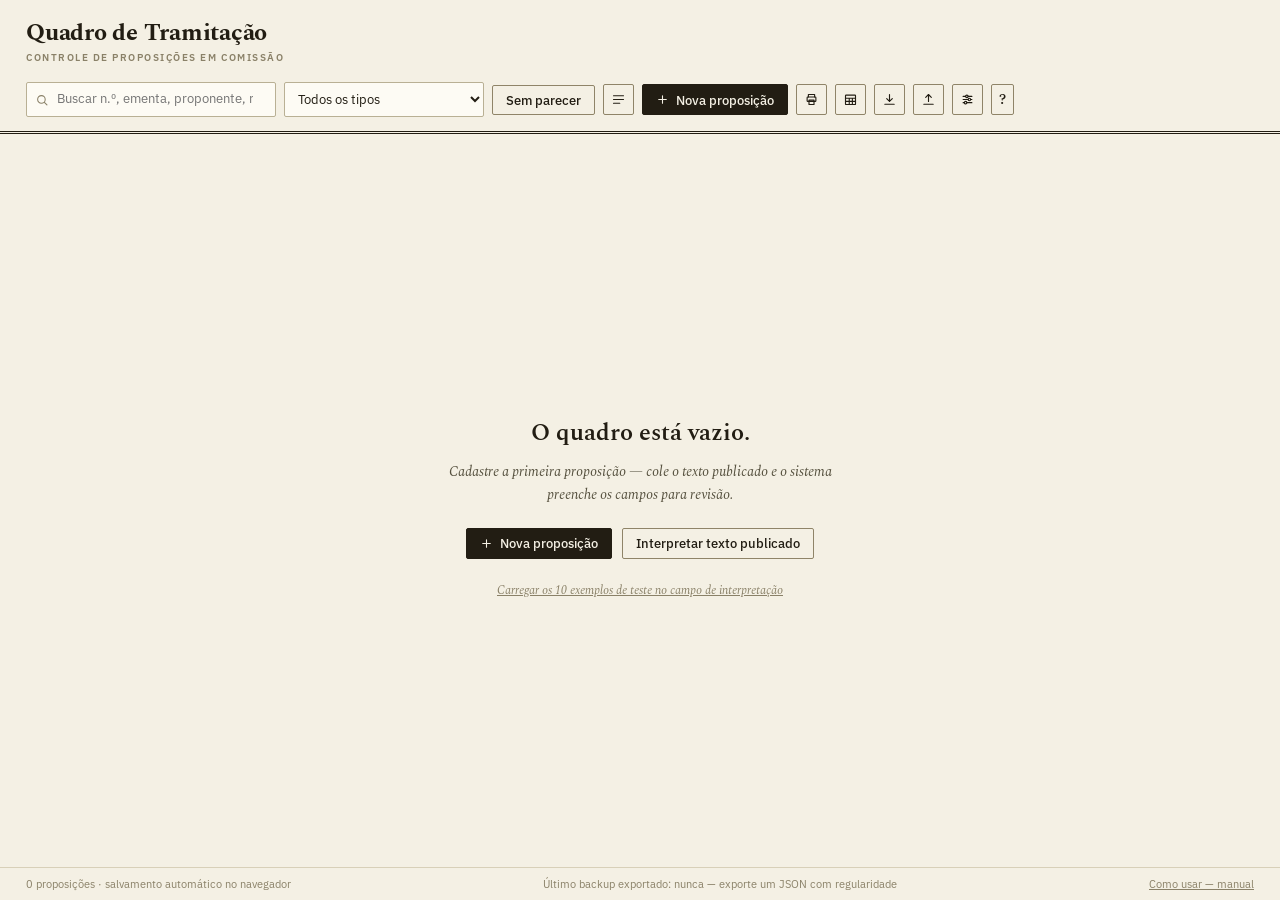
<file: kanb_glm.html>
<!DOCTYPE html>
<html lang="pt-BR">
<head>
<meta charset="UTF-8">
<meta name="viewport" content="width=device-width, initial-scale=1">
<title>Quadro de Tramitação de Proposições</title>
<link rel="preconnect" href="https://fonts.googleapis.com">
<link rel="preconnect" href="https://fonts.gstatic.com" crossorigin>
<link href="https://fonts.googleapis.com/css2?family=Spectral:ital,wght@0,400;0,500;0,600;0,700;1,400;1,500&family=IBM+Plex+Sans:wght@400;500;600&display=swap" rel="stylesheet">
<style>
/* ============ Tokens ============ */
:root{
  --papel:#f4f0e4;
  --card:#fcf9f0;
  --tinta:#221d13;
  --tinta-2:#55503e;
  --tinta-3:#8a8168;
  --linha:#d8d0b8;
  --oliva:#57683a;
  --vinho:#83303f;
  --ambar:#96690f;
  --foco:#41597e;
  --serifada:'Spectral', Georgia, 'Times New Roman', serif;
  --sans:'IBM Plex Sans', 'Segoe UI', Helvetica, sans-serif;
}
*{ box-sizing:border-box; }
[hidden]{ display:none !important; }
html,body{ height:100%; }
body{
  margin:0; background:var(--papel); color:var(--tinta);
  font:400 13px/1.5 var(--sans);
  display:flex; flex-direction:column;
}
button{ font-family:var(--sans); }
:focus-visible{ outline:2px solid var(--foco); outline-offset:1px; }
.escondido{ display:none !important; }

/* ============ Cabeçalho ============ */
.topbar{
  display:flex; justify-content:space-between; align-items:flex-end; gap:18px;
  padding:20px 26px 14px; border-bottom:3px double var(--tinta); flex-wrap:wrap;
}
.marca h1{ font:700 24px/1.1 var(--serifada); letter-spacing:-.01em; margin:0; }
.marca .subtitulo{
  font:600 9.5px var(--sans); letter-spacing:.16em; text-transform:uppercase;
  color:var(--tinta-3); margin:5px 0 0;
}
.acoes{ display:flex; align-items:center; gap:8px; flex-wrap:wrap; }
.acoes select{ width:auto; max-width:200px; }
.busca{ position:relative; }
.busca svg{ position:absolute; left:9px; top:50%; transform:translateY(-50%); color:var(--tinta-3); pointer-events:none; }
.busca input{ padding-left:30px; width:250px; }

/* ============ Controles ============ */
input,select,textarea{
  font:400 13px/1.45 var(--sans); color:var(--tinta);
  background:#fdfbf4; border:1px solid #b9b094; border-radius:2px;
  padding:7px 9px; width:100%;
}
textarea{ resize:vertical; }
input:focus,select:focus,textarea:focus{ border-color:var(--tinta); outline:2px solid var(--foco); outline-offset:0; }
input:disabled,select:disabled,textarea:disabled{ color:var(--tinta-3); background:#efe9d9; }
label{ display:block; font:600 10.5px/1.3 var(--sans); letter-spacing:.05em; text-transform:uppercase; color:var(--tinta-3); margin-bottom:5px; }
.btn{
  font:500 12.5px/1 var(--sans); padding:8px 13px; border:1px solid #8f8468;
  background:transparent; color:var(--tinta); border-radius:2px; cursor:pointer;
  display:inline-flex; align-items:center; gap:7px; white-space:nowrap;
}
.btn:hover{ background:#eae3cf; border-color:var(--tinta-2); }
.btn:disabled{ opacity:.45; cursor:default; }
.btn:disabled:hover{ background:transparent; border-color:#8f8468; }
.btn-primario{ background:var(--tinta); color:var(--papel); border-color:var(--tinta); }
.btn-primario:hover{ background:#3a3324; }
.btn-perigo{ background:var(--vinho); color:#fdf6f2; border-color:var(--vinho); }
.btn-perigo:hover{ background:#6d2835; }
.btn-icone{ padding:7px; }
.btn-mini{ padding:4px; border-color:transparent; color:var(--tinta-3); }
.btn-mini:hover{ border-color:var(--linha); color:var(--tinta); background:transparent; }
.btn[aria-pressed="true"]{ background:var(--tinta); color:var(--papel); border-color:var(--tinta); }

/* ============ Banner de memória ============ */
.banner{
  background:#f3e7cd; border-bottom:1px solid var(--ambar); color:#6d4d13;
  font:500 12px/1.5 var(--sans); padding:9px 26px;
}

/* ============ Board ============ */
main{ flex:1; min-height:0; display:flex; }
#board{ flex:1; min-height:0; display:flex; align-items:stretch; overflow-x:auto; overflow-y:hidden; padding:18px 26px 0; }
.coluna{
  flex:1 0 225px; min-width:225px; display:flex; flex-direction:column;
  border-top:2px solid var(--tinta); padding:12px 12px 10px 0;
}
.coluna + .coluna{ border-left:1px solid var(--linha); padding-left:14px; }
.coluna.alvo{ background:#ece5d0; }
.coluna.alvo .col-lista{ box-shadow:inset 0 0 0 1.5px #a89d7d; }
.col-cabeca{
  display:flex; align-items:center; justify-content:space-between; gap:8px;
  padding-bottom:10px; border-bottom:1px solid var(--linha); margin-bottom:12px;
}
.col-titulo{ display:flex; align-items:baseline; gap:7px; min-width:0; }
.col-num{ font:600 12px var(--serifada); color:var(--tinta-3); }
.col-nome{
  font:600 11px var(--serifada); letter-spacing:.06em; text-transform:uppercase;
  white-space:nowrap; overflow:hidden; text-overflow:ellipsis;
}
.col-tag{ font:italic 500 10px var(--serifada); color:var(--tinta-3); border:1px solid var(--linha); padding:0 5px; border-radius:2px; white-space:nowrap; }
.col-acoes{ display:flex; align-items:center; gap:6px; }
.col-count{ font:500 11px var(--sans); color:var(--tinta-3); font-variant-numeric:tabular-nums; white-space:nowrap; }
.col-aging{
  display:inline-flex; align-items:center; gap:4px; font:500 10.5px var(--sans);
  color:var(--ambar); font-variant-numeric:tabular-nums; cursor:help; white-space:nowrap;
}
.aging-dot{ width:5px; height:5px; border-radius:50%; background:var(--ambar); flex:none; }
.col-lista{ flex:1; min-height:0; overflow-y:auto; display:flex; flex-direction:column; gap:9px; padding-right:2px; padding-bottom:10px; }
.col-vazia{ font:italic 11.5px var(--serifada); color:var(--tinta-3); text-align:center; padding:18px 0; }

/* ============ Modo compacto ============ */
.modo-compacto .coluna{ flex:1 0 170px; min-width:170px; }
.modo-compacto .col-lista{ gap:4px; }
.modo-compacto .col-acoes{ gap:3px; }
.modo-compacto .btn-mini{ padding:3px; }

/* ============ Multiseleção (v1.4) ============ */
body.modo-selecao .card{ cursor:pointer; }
body.modo-selecao .col-titulo{ cursor:pointer; }
body.modo-selecao .col-titulo:hover .col-nome{ color:var(--tinta); text-decoration:underline dotted var(--tinta-3); }
.card.selecionado{ outline:2px solid var(--tinta); outline-offset:-2px; background:#ece5d0; }
.barra-sel{
  position:fixed; left:50%; transform:translateX(-50%); bottom:16px; z-index:110;
  background:var(--tinta); color:var(--papel); border-radius:3px;
  padding:8px 12px; display:flex; align-items:center; gap:8px; flex-wrap:wrap;
  box-shadow:0 10px 28px rgba(20,15,5,.38); max-width:min(94vw, 1020px);
}
.barra-sel .btn{ border-color:#5d5540; color:var(--papel); background:transparent; }
.barra-sel .btn:hover:not(:disabled){ background:#3a3324; border-color:#8f8468; }
.barra-sel .btn-perigo{ border-color:var(--vinho); }
.barra-sel .btn-perigo:hover:not(:disabled){ background:#6d2835; }
.barra-sel .btn:disabled{ opacity:.4; background:transparent; }
.bsel-cont{ font:500 12px var(--sans); white-space:nowrap; }
.bsel-cont strong{ font-variant-numeric:tabular-nums; }
.bsel-sep{ width:1px; height:22px; background:#4a4230; flex:none; }
.bsel-mover{ display:flex; gap:6px; align-items:center; }
.bsel-mover select{ width:auto; }

/* Linhas do modal de lote */
.ml-linha-data{ display:flex; align-items:center; gap:10px; margin-bottom:10px; }
.ml-linha-data .check-inline{ margin:0; flex:1; min-width:0; }
.ml-linha-data input[type="date"]{ width:150px; flex:none; }

/* ============ Card ============ */
.card{
  background:var(--card); border:1px solid var(--linha); border-radius:2px;
  padding:10px 12px 9px; cursor:grab; transition:border-color .12s;
}
.card:hover{ border-color:var(--tinta-2); }
.card.arrastando{ opacity:.4; }
.card-topo{ display:flex; align-items:center; gap:8px; }
.sigla{
  font:600 9.5px var(--sans); letter-spacing:.09em; border:1px solid var(--tinta-2);
  padding:1.5px 5px; border-radius:2px; color:var(--tinta); white-space:nowrap;
}
.card-num{ font:600 14.5px var(--serifada); white-space:nowrap; }
.card-prop{ font:500 12px var(--sans); color:var(--tinta-2); margin:4px 0 0; display:flex; align-items:center; gap:6px; flex-wrap:wrap; }
.coautores{ font:600 9.5px var(--sans); color:var(--tinta-3); border:1px solid var(--linha); border-radius:2px; padding:0 4px; }
.card-ementa{
  font:italic 400 12.3px/1.5 var(--serifada); color:var(--tinta-2); margin:5px 0 0;
  display:-webkit-box; -webkit-line-clamp:2; -webkit-box-orient:vertical; overflow:hidden;
}
.card-chips{ display:flex; flex-wrap:wrap; gap:4px; margin-top:8px; }
.chip{
  font:500 10.5px var(--sans); border:1px solid; border-radius:2px; padding:1.5px 6px;
  max-width:100%; overflow:hidden; text-overflow:ellipsis; white-space:nowrap;
}
.chip-k{ color:var(--tinta-3); font-weight:600; text-transform:uppercase; font-size:9px; letter-spacing:.05em; margin-right:3px; }
.chip-rel{ border-color:#b7ad92; color:var(--tinta-2); }
.chip-fav{ border-color:var(--oliva); color:var(--oliva); background:#eef0da; }
.chip-con{ border-color:var(--vinho); color:var(--vinho); background:#f5e8e9; }
.chip-resultado{ border-color:var(--tinta); background:var(--tinta); color:var(--papel); }
.chip-local{ border-color:#c9bfa4; color:var(--tinta-2); border-style:dashed; }
.chip.marco{ border-color:var(--linha); color:var(--tinta-2); font-variant-numeric:tabular-nums; }
.chip.marco.ativo{ border-color:var(--ambar); color:var(--ambar); background:#f6ecd4; font-weight:600; }
.chip.so-aging{ border-color:var(--ambar); color:var(--ambar); background:#f6ecd4; font-variant-numeric:tabular-nums; }
.chip-lida{ border-color:#a89d7d; color:var(--tinta-2); background:#ece5d0; }
.chip-vista{ border-color:#c9bfa4; color:var(--tinta-2); border-style:dashed; }
.chip-pref{ border-color:#b7ad92; color:var(--tinta-2); }
.chip.marco.conclusiva{ border-color:var(--tinta-2); background:#e6dfc3; color:var(--tinta); font-weight:600; }
.chip.marco.conclusiva.ativo{ border-color:var(--ambar); color:var(--ambar); background:#f6ecd4; }

.sep-lidas{
  display:flex; align-items:center; gap:8px; margin:3px 0 2px;
  color:var(--tinta-3); font:600 9px var(--sans); letter-spacing:.09em; text-transform:uppercase;
}
.sep-lidas::before,.sep-lidas::after{ content:''; flex:1; border-top:1px solid var(--linha); }

.card.compacto{ display:flex; align-items:center; gap:7px; padding:5px 8px; }
.card.compacto .card-num{ font-size:12.5px; }
.comp-prop{
  flex:1; min-width:0; font:500 11.5px var(--sans); color:var(--tinta-2);
  white-space:nowrap; overflow:hidden; text-overflow:ellipsis;
}
.pdot{ width:7px; height:7px; border-radius:50%; flex:none; }
.pdot-fav{ background:var(--oliva); }
.pdot-con{ background:var(--vinho); }
.comp-aging{ font:500 10px var(--sans); color:var(--tinta-3); font-variant-numeric:tabular-nums; flex:none; }
.comp-aging.ativo{ color:var(--ambar); font-weight:600; }
.comp-tag{ font:italic 500 9.5px var(--serifada); color:var(--tinta-3); white-space:nowrap; flex:none; }

/* ============ Estado vazio ============ */
.vazio{ margin:auto; text-align:center; max-width:440px; padding:40px 20px; }
.vazio-titulo{ font:600 24px var(--serifada); margin:0; }
.vazio-texto{ font:italic 14px/1.6 var(--serifada); color:var(--tinta-2); margin:10px 0 22px; }
.vazio-acoes{ display:flex; gap:10px; justify-content:center; margin-bottom:18px; flex-wrap:wrap; }
.vazio-exemplos{
  background:none; border:none; font:italic 12px var(--serifada); color:var(--tinta-3);
  text-decoration:underline; cursor:pointer; padding:4px;
}
.vazio-exemplos:hover{ color:var(--tinta); }

/* ============ Rodapé ============ */
footer{
  border-top:1px solid var(--linha); padding:9px 26px; display:flex;
  justify-content:space-between; gap:16px; flex-wrap:wrap;
  font:400 11px var(--sans); color:var(--tinta-3);
}
.link-manual{ color:var(--tinta-3); text-decoration:underline; }
.link-manual:hover{ color:var(--tinta); }

/* ============ Drawer ============ */
.drawer-scrim{
  position:fixed; inset:0; z-index:69; background:rgba(30,25,15,.18);
  opacity:0; pointer-events:none; transition:opacity .24s;
}
.drawer-scrim.visivel{ opacity:1; pointer-events:auto; }
.drawer{
  position:fixed; top:0; right:0; bottom:0; width:min(440px,94vw);
  background:var(--papel); border-left:1px solid var(--tinta); z-index:70;
  transform:translateX(102%); transition:transform .24s cubic-bezier(.2,.7,.3,1);
  display:flex; flex-direction:column;
}
.drawer.aberta{ transform:none; }
.drawer-cabeca{
  padding:16px 18px 12px; border-bottom:3px double var(--tinta);
  display:flex; justify-content:space-between; align-items:flex-start; gap:10px;
}
.drawer-id{ display:flex; gap:9px; align-items:center; }
#dwTitulo{ font:600 20px/1.1 var(--serifada); }
.drawer-tipo{ font:italic 12px var(--serifada); color:var(--tinta-3); margin:3px 0 0; }
.drawer-corpo{ overflow-y:auto; padding:4px 18px 18px; flex:1; }
.drawer-pe{ padding:12px 18px; border-top:1px solid var(--linha); display:flex; justify-content:flex-end; }
.drawer-sec h3{
  font:600 11px var(--sans); text-transform:uppercase; letter-spacing:.08em;
  color:var(--tinta-3); border-bottom:1px solid var(--linha);
  padding-bottom:6px; margin:24px 0 12px;
}
.drawer-sec:first-child h3{ margin-top:14px; }
.linha-etapa{ display:flex; align-items:baseline; gap:8px; margin-bottom:12px; }
.rotulo-inline{ font:600 10.5px var(--sans); text-transform:uppercase; letter-spacing:.05em; color:var(--tinta-3); }
#dEtapaAtual{ font:600 15px var(--serifada); }
.mover-linha{ display:flex; gap:8px; }
.mover-linha select{ flex:1; }
.dica-campo{ font:italic 11px var(--serifada); color:var(--tinta-3); margin:5px 0 0; }

.check-inline{
  display:flex; gap:8px; align-items:center; font:400 12.5px/1.4 var(--sans);
  color:var(--tinta); cursor:pointer; margin:0 0 12px;
}
.check-inline input{ width:auto; margin:0; }
.linha-lida{ display:flex; gap:10px; align-items:center; margin-bottom:12px; flex-wrap:wrap; }
.linha-lida .check-inline{ margin:0; }
.linha-lida input[type="date"]{ width:150px; flex:none; }
.campo-btn{ display:flex; align-items:flex-end; }
.vista-form{ display:flex; gap:8px; margin-bottom:10px; }
.vista-form input[type="text"]{ flex:1; min-width:0; }
.vista-form input[type="date"]{ width:140px; flex:none; }
.vista-x{
  background:none; border:none; cursor:pointer; color:inherit; opacity:.6;
  margin:0 0 0 6px; padding:0 2px; font:600 12px var(--sans); line-height:1;
}
.vista-x:hover{ opacity:1; }

/* ============ Grades de formulário ============ */
.grade{ display:grid; gap:12px 14px; margin-bottom:14px; }
.g2{ grid-template-columns:repeat(2,1fr); }
.g3{ grid-template-columns:repeat(3,1fr); }
.g4{ grid-template-columns:repeat(4,1fr); }
.span2{ grid-column:span 2; }
.span3{ grid-column:span 3; }
.span4{ grid-column:span 4; }
.form-sec-titulo{
  font:600 11px var(--sans); text-transform:uppercase; letter-spacing:.08em;
  color:var(--tinta-3); border-bottom:1px solid var(--linha);
  padding-bottom:5px; margin:6px 0 12px;
}

/* ============ Timeline ============ */
.timeline{ border-left:2px solid var(--linha); padding-left:14px; display:flex; flex-direction:column; gap:11px; }
.tl-item{ position:relative; }
.tl-item::before{
  content:''; position:absolute; left:-19px; top:4px; width:7px; height:7px;
  background:var(--papel); border:1.5px solid var(--tinta-2); border-radius:50%;
}
.tl-mov{ font:500 12px var(--sans); }
.tl-seta{ color:var(--tinta-3); }
.tl-item time{ display:block; font:400 11px var(--sans); color:var(--tinta-3); font-variant-numeric:tabular-nums; }
.tl-origem{ font-style:italic; color:var(--tinta-3); }
.tl-vazia{ font:italic 12px var(--serifada); color:var(--tinta-3); }

/* ============ Modais ============ */
.modal-fundo{
  position:fixed; inset:0; background:rgba(30,25,15,.42);
  display:flex; align-items:center; justify-content:center; z-index:80; padding:20px;
}
.modal{
  background:var(--papel); border:1px solid var(--tinta);
  box-shadow:0 18px 50px rgba(25,20,10,.28); width:min(680px,94vw); max-height:90vh;
  display:flex; flex-direction:column; animation:surgir .18s ease;
}
.modal-sm{ width:min(480px,94vw); }
.modal-xl{ width:min(940px,96vw); }
@keyframes surgir{ from{ opacity:0; transform:translateY(8px); } }
.modal-cabeca{
  display:flex; justify-content:space-between; align-items:center; gap:10px;
  padding:16px 20px 12px; border-bottom:3px double var(--tinta);
}
.modal-cabeca h2{ font:600 19px var(--serifada); margin:0; }
.modal-corpo{ padding:18px 20px; overflow:auto; }
.modal-pe{ padding:14px 20px; border-top:1px solid var(--linha); display:flex; justify-content:flex-end; gap:10px; }
.caixa-parse{ background:#f0ead9; border:1px solid var(--linha); border-radius:2px; padding:14px; margin-bottom:20px; }
.caixa-parse .dica{ font:italic 11.5px/1.5 var(--serifada); color:var(--tinta-3); margin:2px 0 8px; }
.caixa-parse-acoes{ display:flex; align-items:center; gap:10px; margin-top:9px; flex-wrap:wrap; }
.parse-info{ font:italic 11.5px var(--serifada); color:var(--tinta-2); }
.erro-form{ color:var(--vinho); font:500 12px var(--sans); margin:4px 0 0; }
.op-import{
  display:flex; gap:9px; align-items:flex-start; border:1px solid var(--linha);
  border-radius:2px; padding:10px 12px; margin-bottom:8px; cursor:pointer;
  font:400 12.5px/1.5 var(--sans);
}
.op-import:hover{ border-color:var(--tinta-2); }
.op-import input{ width:auto; margin-top:2px; }
.op-import strong{ font-weight:600; }
.check{
  display:flex; gap:9px; align-items:flex-start; text-transform:none; letter-spacing:0;
  font:400 12.5px/1.5 var(--sans); color:var(--tinta); margin:0 0 14px; cursor:pointer;
}
.check input{ width:auto; margin-top:2px; }

.zona-perigo{ margin-top:24px; border:1px solid #c98a95; border-radius:2px; padding:14px 16px; }
.zona-perigo h3{
  font:600 11px var(--sans); text-transform:uppercase; letter-spacing:.08em;
  color:var(--vinho); margin:0 0 4px; border-bottom:1px solid #eadfe2; padding-bottom:8px;
}
.zg-item{ display:flex; justify-content:space-between; align-items:center; gap:14px; padding:11px 0; }
.zg-item + .zg-item{ border-top:1px solid #eadfe2; }
.zg-texto{ display:flex; flex-direction:column; gap:2px; font:400 12px/1.45 var(--sans); color:var(--tinta-2); min-width:0; }
.zg-texto strong{ color:var(--tinta); font-weight:600; }
.zg-btn{ flex:none; }

/* ============ Modal pauta ============ */
.pauta-corpo{ display:grid; grid-template-columns:250px 1fr; gap:18px; }
.pauta-opcoes .campo{ margin-bottom:12px; }
.pauta-preview{ display:flex; flex-direction:column; min-width:0; }
.pauta-preview textarea{
  flex:1; min-height:430px; font:400 12.5px/1.6 var(--serifada);
  white-space:pre; overflow:auto;
}
.pauta-aviso{
  font:italic 11.5px/1.5 var(--serifada); color:#6d4d13; background:#f6ecd4;
  border:1px solid #d8c48a; border-radius:2px; padding:8px 10px; margin:0 0 12px;
}

/* ============ Modal painéis ============ */
.painel-tabs{ display:flex; gap:8px; margin-bottom:14px; }
.tb-painel{ width:100%; border-collapse:collapse; font:400 12px var(--sans); }
.tb-painel th{
  font:600 9.5px var(--sans); text-transform:uppercase; letter-spacing:.06em;
  color:var(--tinta-3); border-bottom:2px solid var(--tinta); padding:6px 8px;
  text-align:right; cursor:pointer; white-space:nowrap; user-select:none;
}
.tb-painel th:first-child{ text-align:left; }
.tb-painel th:hover{ color:var(--tinta); }
.tb-painel th.ordenado{ color:var(--tinta); }
.tb-painel td{ padding:6px 8px; border-bottom:1px solid var(--linha); text-align:right; font-variant-numeric:tabular-nums; }
.tb-painel td:first-child{ text-align:left; font-weight:500; color:var(--tinta); }
.tb-painel tbody tr{ cursor:pointer; }
.tb-painel tbody tr:hover{ background:#ece5d0; }
.num-zero{ color:var(--tinta-3); }
.pr-acao{ display:flex; gap:8px; align-items:center; flex-wrap:wrap; }
.pr-acao .btn{ padding:10px 14px; }

/* ============ Toasts ============ */
.toasts{
  position:fixed; right:18px; bottom:18px; z-index:120; display:flex;
  flex-direction:column; gap:8px; max-width:min(400px,90vw);
}
.toast{
  background:var(--tinta); color:#f3eedd; font:500 12.5px/1.45 var(--sans);
  padding:11px 14px; border-radius:2px; border-left:3px solid var(--oliva);
  box-shadow:0 8px 22px rgba(20,15,5,.28); animation:toastIn .22s ease;
}
.toast-atencao{ border-left-color:var(--ambar); }
.toast-erro{ border-left-color:#c96a7a; }
.toast.saindo{ opacity:0; transform:translateY(6px); transition:.25s; }
@keyframes toastIn{ from{ opacity:0; transform:translateY(8px); } }

/* ============ Scrollbars ============ */
::-webkit-scrollbar{ width:9px; height:9px; }
::-webkit-scrollbar-thumb{ background:#cfc5a8; border-radius:4px; border:2px solid var(--papel); }
::-webkit-scrollbar-track{ background:transparent; }

/* ============ Área de impressão ============ */
#printArea{ display:none; }
@media print{
  body.imprimindo #printArea{ display:block; }
  body.imprimindo > *:not(#printArea){ display:none !important; }
  body.imprimindo .tb-painel tbody tr{ cursor:default; }
  body:not(.imprimindo) .acoes, body:not(.imprimindo) .banner,
  body:not(.imprimindo) .drawer, body:not(.imprimindo) .drawer-scrim,
  body:not(.imprimindo) .modal-fundo, body:not(.imprimindo) .toasts,
  body:not(.imprimindo) .barra-sel,
  body:not(.imprimindo) footer, body:not(.imprimindo) .col-acoes,
  body:not(.imprimindo) #printArea{ display:none !important; }
  body:not(.imprimindo){ height:auto; }
  body:not(.imprimindo) #board{ display:grid; grid-template-columns:repeat(3,1fr); overflow:visible; padding:0; }
  body:not(.imprimindo) .coluna{ break-inside:avoid; border-left:1px solid #ccc; border-top:2px solid #000; min-width:0; flex:none; }
  body:not(.imprimindo) .col-lista{ overflow:visible; }
  body:not(.imprimindo) .card{ break-inside:avoid; }
  .barra-sel{ display:none !important; }
  .card.selecionado{ outline:none; background:var(--card); }
}
.pr-cabeca{ border-bottom:3px double var(--tinta); padding-bottom:8px; margin-bottom:16px; }
.pr-titulo{ font:700 21px/1.15 var(--serifada); }
.pr-sub{ font:italic 11.5px var(--serifada); color:var(--tinta-2); margin-top:2px; }
.pr-cont{ font:500 10.5px var(--sans); color:var(--tinta-3); margin-top:5px; }
.pr-grid{ display:grid; grid-template-columns:repeat(3,1fr); gap:16px; align-items:start; }
.pr-col{ border-top:2px solid var(--tinta); padding-top:6px; }
.pr-col > header{ display:flex; gap:6px; align-items:baseline; border-bottom:1px solid var(--linha); padding-bottom:4px; margin-bottom:8px; }
.pr-col .card{ margin-bottom:8px; }
.pr-sec h2{ font:600 16px var(--serifada); border-bottom:2px solid var(--tinta); margin:20px 0 4px; padding-bottom:3px; }
.pr-sec h2 .pr-n{ font:500 11px var(--sans); color:var(--tinta-3); }
.pr-subgrupo{ font:600 10px var(--sans); text-transform:uppercase; letter-spacing:.07em; color:var(--tinta-3); margin:10px 0 6px; }
.pr-item{ break-inside:avoid; margin:8px 0 12px; }
.pr-item-t{ font:600 13.5px var(--serifada); }
.pr-item-e{ font:italic 400 12px/1.5 var(--serifada); color:var(--tinta-2); margin:2px 0; }
.pr-item-d{ font:400 10.5px/1.5 var(--sans); color:var(--tinta-3); }
.pr-pauta{ font:400 12px/1.65 var(--serifada); white-space:pre-wrap; }
.pr-tabela-t{ font:600 16px var(--serifada); margin:0 0 10px; }
</style>
</head>
<body>

<header class="topbar">
  <div class="marca">
    <h1 id="tituloQuadro">Quadro de Tramitação</h1>
    <p class="subtitulo">Controle de proposições em comissão</p>
  </div>
  <div class="acoes">
    <div class="busca">
      <svg viewBox="0 0 24 24" width="14" height="14" fill="none" stroke="currentColor" stroke-width="1.8" stroke-linecap="round"><circle cx="11" cy="11" r="6.5"/><path d="M16 16l4.5 4.5"/></svg>
      <input id="inputBusca" type="search" placeholder="Buscar n.º, ementa, proponente, relator…" aria-label="Buscar proposições">
    </div>
    <select id="selectTipoFiltro" aria-label="Filtrar por tipo"></select>
    <button id="btnSemParecer" class="btn" aria-pressed="false" title="Mostrar apenas proposições ainda sem parecer">Sem parecer</button>
    <button id="btnLimparFiltros" class="btn btn-mini" hidden>Limpar filtros</button>
    <button id="btnEstilo" class="btn btn-icone" aria-pressed="false" title="Alternar para cards compactos" aria-label="Alternar estilo dos cards (padrão/compacto)">
      <svg viewBox="0 0 24 24" width="15" height="15" fill="none" stroke="currentColor" stroke-width="1.8" stroke-linecap="round"><path d="M4 6h16M4 12h16M4 18h10"/></svg>
    </button>
    <button id="btnNova" class="btn btn-primario">
      <svg viewBox="0 0 24 24" width="13" height="13" fill="none" stroke="currentColor" stroke-width="2" stroke-linecap="round"><path d="M12 5v14M5 12h14"/></svg>
      Nova proposição
    </button>
    <button id="btnPrint" class="btn btn-icone" title="Imprimir (quadro ou relatório)" aria-label="Imprimir">
      <svg viewBox="0 0 24 24" width="15" height="15" fill="none" stroke="currentColor" stroke-width="1.8" stroke-linecap="round" stroke-linejoin="round"><path d="M7 8V4h10v4"/><rect x="5" y="8" width="14" height="7" rx="1"/><path d="M8 13h8v7H8z"/></svg>
    </button>
    <button id="btnPainel" class="btn btn-icone" title="Painéis por proponente e relator" aria-label="Painéis por proponente e relator">
      <svg viewBox="0 0 24 24" width="15" height="15" fill="none" stroke="currentColor" stroke-width="1.8" stroke-linecap="round" stroke-linejoin="round"><rect x="4" y="5" width="16" height="15" rx="1"/><path d="M4 10h16M4 15h16M10 10v10M15 10v10"/></svg>
    </button>
    <button id="btnExportar" class="btn btn-icone" title="Exportar backup (JSON)" aria-label="Exportar backup em JSON">
      <svg viewBox="0 0 24 24" width="15" height="15" fill="none" stroke="currentColor" stroke-width="1.8" stroke-linecap="round" stroke-linejoin="round"><path d="M12 4v11M7.5 10.5L12 15l4.5-4.5M4.5 19.5h15"/></svg>
    </button>
    <button id="btnImportar" class="btn btn-icone" title="Importar backup (JSON)" aria-label="Importar backup em JSON">
      <svg viewBox="0 0 24 24" width="15" height="15" fill="none" stroke="currentColor" stroke-width="1.8" stroke-linecap="round" stroke-linejoin="round"><path d="M12 15V4M7.5 8.5L12 4l4.5 4.5M4.5 19.5h15"/></svg>
    </button>
    <button id="btnConfig" class="btn btn-icone" title="Configurações do quadro" aria-label="Configurações do quadro">
      <svg viewBox="0 0 24 24" width="15" height="15" fill="none" stroke="currentColor" stroke-width="1.8" stroke-linecap="round"><path d="M5 7h4M13 7h6M5 12h8M17 12h2M5 17h2M11 17h8"/><circle cx="11" cy="7" r="2"/><circle cx="15" cy="12" r="2"/><circle cx="9" cy="17" r="2"/></svg>
    </button>
	<button id="btnAjuda" class="btn btn-icone" title="Como usar — abre o manual (manual.html)" aria-label="Ajuda — manual do sistema"><span style="font:600 15px/1 var(--serifada);">?</span></button>
  </div>
</header>

<div id="bannerMemoria" class="banner" hidden>
  Não foi possível salvar no navegador (armazenamento indisponível ou cheio). As alterações valem apenas para esta sessão — exporte um backup em JSON antes de fechar a página.
</div>

<main><div id="board" aria-label="Quadro de tramitação"></div></main>

<footer>
  <span id="rodapeInfo"></span>
  <span id="rodapeBackup"></span>
  <a href="manual.html" target="_blank" rel="noopener" class="link-manual">Como usar — manual</a>
</footer>

<!-- ============ Drawer de edição ============ -->
<div class="drawer-scrim" id="drawerScrim"></div>
<aside class="drawer" id="drawer" role="dialog" aria-modal="true" aria-labelledby="dwTitulo" aria-hidden="true">
  <div class="drawer-cabeca">
    <div>
      <div class="drawer-id"><span class="sigla" id="dwSigla">PL</span><span id="dwTitulo">n.º —</span></div>
      <p class="drawer-tipo" id="dwTipoNome"></p>
    </div>
    <button id="dwFechar" class="btn btn-icone" aria-label="Fechar painel">
      <svg viewBox="0 0 24 24" width="14" height="14" fill="none" stroke="currentColor" stroke-width="2" stroke-linecap="round"><path d="M6 6l12 12M18 6L6 18"/></svg>
    </button>
  </div>
  <div class="drawer-corpo">
    <section class="drawer-sec">
      <h3>Identificação</h3>
      <div class="grade g4">
        <div class="campo span2"><label for="dTipo">Tipo</label><select id="dTipo"></select></div>
        <div class="campo"><label for="dNumero">Número</label><input id="dNumero" type="number" min="1" step="1"></div>
        <div class="campo"><label for="dAno">Ano</label><input id="dAno" type="number" min="1900" max="2100" step="1"></div>
        <div class="campo span3"><label for="dProponente">Proponente</label><input id="dProponente" type="text"></div>
        <div class="campo"><label for="dCoautores">Coautores</label><input id="dCoautores" type="number" min="0" step="1"></div>
        <div class="campo span4"><label for="dEmenta" id="dEmentaLabel">Ementa</label><textarea id="dEmenta" rows="4"></textarea></div>
      </div>
    </section>
    <section class="drawer-sec">
      <h3>Tramitação</h3>
      <div class="linha-etapa"><span class="rotulo-inline">Etapa atual:</span><strong id="dEtapaAtual"></strong></div>
      <div class="campo">
        <label for="dwMoverPara">Mover para</label>
        <div class="mover-linha">
          <select id="dwMoverPara"></select>
          <button type="button" id="btnMover" class="btn">Mover</button>
        </div>
      </div>
      <div class="grade g2">
        <div class="campo"><label for="dRelator">Relator</label><input id="dRelator" type="text"></div>
        <div class="campo"><label for="dParecer">Parecer</label><select id="dParecer"></select></div>
      </div>
      <div class="linha-lida">
        <label class="check-inline"><input type="checkbox" id="dRelatorioLido"><span>Relatório lido</span></label>
        <input id="dRelatorioLidoEm" type="date" aria-label="Data da leitura do relatório">
      </div>
      <div class="campo"><label for="dPreferenciaPor">Indicada por (preferência)</label><input id="dPreferenciaPor" type="text" placeholder="Deputado(a) que indicou a preferência"></div>
      <div>
        <label class="check-inline"><input type="checkbox" id="dTramitacaoConclusiva"><span>Tramitação conclusiva</span></label>
        <div class="grade g2" id="camposConclusiva">
          <div class="campo"><label for="dDataVotacaoConclusiva">Votação conclusiva desde</label><input id="dDataVotacaoConclusiva" type="date"></div>
          <div class="campo campo-btn">
            <button type="button" id="btnMarcarConclusiva" class="btn" title="Registra que o parecer foi aprovado — a proposição passa a aguardar a votação conclusiva (data = hoje, editável)">Marcar votação conclusiva</button>
          </div>
        </div>
        <p class="dica-campo" id="dicaConclusiva" hidden>Parecer aprovado — a proposição aguarda a votação conclusiva (2ª votação) nesta comissão.</p>
      </div>
      <div class="campo" style="margin-top:12px">
        <label for="dResultado">Resultado da apreciação</label>
        <select id="dResultado"></select>
        <p class="dica-campo" id="dicaResultado" hidden>Disponível quando a proposição estiver em “Apreciadas”.</p>
      </div>
      <div class="campo"><label for="dResultadoObs">Observação do resultado</label><input id="dResultadoObs" type="text" placeholder="Complemento do resultado, uso livre"></div>
    </section>
    <section class="drawer-sec">
      <h3>Pedidos de vista</h3>
      <div class="vista-form">
        <input id="dVistaPartido" type="text" placeholder="Partido / bancada">
        <input id="dVistaData" type="date" aria-label="Data do pedido de vista">
        <button type="button" id="btnVistaAdd" class="btn">Adicionar</button>
      </div>
      <div id="dwVistaChips" class="card-chips" style="margin-top:0"></div>
      <p class="dica-campo">Cada partido/bancada pode pedir vista uma vez na tramitação; após reexame do relator, remova os registros manualmente.</p>
    </section>
    <section class="drawer-sec" id="grupoRAPDrawer">
      <h3>Audiência pública</h3>
      <div class="campo"><label for="dConvidados">Convidados</label><textarea id="dConvidados" rows="3"></textarea></div>
      <div class="campo"><label for="dLocal">Local</label><input id="dLocal" type="text"></div>
    </section>
    <section class="drawer-sec">
      <h3>Datas</h3>
      <div class="grade g2">
        <div class="campo"><label for="dDataRecebimento">Recebimento</label><input id="dDataRecebimento" type="date"></div>
        <div class="campo"><label for="dDataDistribuicao">Distribuição</label><input id="dDataDistribuicao" type="date"></div>
        <div class="campo"><label for="dDataOrdemDia">Em pauta desde</label><input id="dDataOrdemDia" type="date"></div>
        <div class="campo"><label for="dDataApreciacao">Apreciação</label><input id="dDataApreciacao" type="date"></div>
      </div>
      <p class="dica-campo">Marcos preenchidos automaticamente na primeira entrada em cada etapa; nunca sobrescritos — ajuste manualmente se necessário.</p>
    </section>
    <section class="drawer-sec">
      <h3>Notas</h3>
      <div class="campo"><label for="dNotas">Notas internas</label><textarea id="dNotas" rows="3"></textarea></div>
    </section>
    <section class="drawer-sec">
      <h3>Histórico de tramitação</h3>
      <div id="dwTimeline" class="timeline"></div>
    </section>
  </div>
  <div class="drawer-pe">
    <button type="button" id="dwExcluir" class="btn btn-perigo">
      <svg viewBox="0 0 24 24" width="14" height="14" fill="none" stroke="currentColor" stroke-width="1.8" stroke-linecap="round" stroke-linejoin="round"><path d="M4 7h16M9.5 7V4.5h5V7M6.5 7l1 13h9l1-13M10 11v5.5M14 11v5.5"/></svg>
      Excluir proposição
    </button>
  </div>
</aside>

<!-- ============ Modal: nova proposição ============ -->
<div class="modal-fundo" id="modalNova" hidden>
  <div class="modal" role="dialog" aria-modal="true" aria-labelledby="mnTitulo">
    <div class="modal-cabeca">
      <h2 id="mnTitulo">Nova proposição</h2>
      <button class="btn btn-icone" data-fechar="modalNova" aria-label="Fechar">
        <svg viewBox="0 0 24 24" width="14" height="14" fill="none" stroke="currentColor" stroke-width="2" stroke-linecap="round"><path d="M6 6l12 12M18 6L6 18"/></svg>
      </button>
    </div>
    <div class="modal-corpo">
      <section class="caixa-parse">
        <label for="parseTexto">Interpretar texto publicado</label>
        <p class="dica">Cole o texto da proposição (cabeçalho, proponente, ementa…) ou até a agenda/ordem do dia completa — os campos abaixo são preenchidos automaticamente para revisão.</p>
        <textarea id="parseTexto" rows="5" placeholder="Projeto de Lei n.º 308/2024&#10;Proponente: Deputado(a) …&#10;Ementa: …"></textarea>
        <div class="caixa-parse-acoes">
          <button type="button" id="btnInterpretar" class="btn">Interpretar</button>
          <button type="button" id="btnLote" class="btn" hidden></button>
          <span id="parseInfo" class="parse-info" aria-live="polite"></span>
        </div>
      </section>
      <form id="formNova" novalidate>
        <div class="grade g4">
          <div class="campo span4"><label for="fEtapa">Etapa</label><select id="fEtapa"></select></div>
          <div class="campo span2"><label for="fTipo">Tipo</label><select id="fTipo"></select></div>
          <div class="campo"><label for="fNumero">Número</label><input id="fNumero" type="number" min="1" step="1"></div>
          <div class="campo"><label for="fAno">Ano</label><input id="fAno" type="number" min="1900" max="2100" step="1"></div>
          <div class="campo span3"><label for="fProponente">Proponente</label><input id="fProponente" type="text"></div>
          <div class="campo"><label for="fCoautores">Coautores (qtd.)</label><input id="fCoautores" type="number" min="0" step="1"></div>
          <div class="campo span4"><label for="fEmenta" id="fEmentaLabel">Ementa</label><textarea id="fEmenta" rows="3"></textarea></div>
        </div>
        <label class="check" style="margin:0 0 14px"><input type="checkbox" id="fTramitacaoConclusiva"><span>Proposição em <strong>tramitação conclusiva</strong> (votação em comissão, sem ir ao Plenário)</span></label>
        <div class="grade g4" id="grupoRelParecer">
          <div class="campo span2"><label for="fRelator">Relator</label><input id="fRelator" type="text"></div>
          <div class="campo span2"><label for="fParecer">Parecer</label><select id="fParecer"></select></div>
        </div>
        <div class="grade g4" id="grupoLido">
          <div class="campo span2" id="campoFLido"><label for="fRelatorioLidoEm">Relatório lido em</label><input id="fRelatorioLidoEm" type="date"></div>
          <div class="campo span2" id="campoFPref"><label for="fPreferenciaPor">Indicada por (preferência)</label><input id="fPreferenciaPor" type="text" placeholder="Deputado(a) que indicou"></div>
        </div>
        <div class="grade g4" id="grupoResultado">
          <div class="campo span4"><label for="fResultado">Resultado da apreciação</label><select id="fResultado"></select></div>
        </div>
        <div class="grade g4" id="grupoRAP">
          <div class="campo span4"><label for="fConvidados">Convidados</label><textarea id="fConvidados" rows="2"></textarea></div>
          <div class="campo span4"><label for="fLocal">Local</label><input id="fLocal" type="text"></div>
        </div>
        <p class="form-sec-titulo">Datas</p>
        <div class="grade g4">
          <div class="campo"><label for="fDataRecebimento">Recebimento</label><input id="fDataRecebimento" type="date"></div>
          <div class="campo"><label for="fDataDistribuicao">Distribuição</label><input id="fDataDistribuicao" type="date"></div>
          <div class="campo"><label for="fDataOrdemDia">Em pauta desde</label><input id="fDataOrdemDia" type="date"></div>
          <div class="campo"><label for="fDataApreciacao">Apreciação</label><input id="fDataApreciacao" type="date"></div>
        </div>
        <p id="formErro" class="erro-form" hidden></p>
      </form>
    </div>
    <div class="modal-pe">
      <button type="button" class="btn" data-fechar="modalNova">Cancelar</button>
      <button type="submit" form="formNova" class="btn btn-primario">Adicionar proposição</button>
    </div>
  </div>
</div>

<!-- ============ Modal: confirmação ============ -->
<div class="modal-fundo" id="modalConfirm" hidden>
  <div class="modal modal-sm" role="alertdialog" aria-modal="true" aria-labelledby="cfTitulo" aria-describedby="cfMsg">
    <div class="modal-cabeca">
      <h2 id="cfTitulo">Confirmar</h2>
      <button class="btn btn-icone" data-fechar="modalConfirm" aria-label="Fechar">
        <svg viewBox="0 0 24 24" width="14" height="14" fill="none" stroke="currentColor" stroke-width="2" stroke-linecap="round"><path d="M6 6l12 12M18 6L6 18"/></svg>
      </button>
    </div>
    <div class="modal-corpo"><p id="cfMsg" style="margin:0"></p></div>
    <div class="modal-pe">
      <button id="cfCancelar" class="btn">Cancelar</button>
      <button id="cfOk" class="btn btn-primario">Confirmar</button>
    </div>
  </div>
</div>

<!-- ============ Modal: importar ============ -->
<div class="modal-fundo" id="modalImportar" hidden>
  <div class="modal modal-sm" role="dialog" aria-modal="true" aria-labelledby="miTitulo">
    <div class="modal-cabeca">
      <h2 id="miTitulo">Importar backup (JSON)</h2>
      <button class="btn btn-icone" data-fechar="modalImportar" aria-label="Fechar">
        <svg viewBox="0 0 24 24" width="14" height="14" fill="none" stroke="currentColor" stroke-width="2" stroke-linecap="round"><path d="M6 6l12 12M18 6L6 18"/></svg>
      </button>
    </div>
    <div class="modal-corpo">
      <div class="campo" style="margin-bottom:14px"><label for="importArquivo">Arquivo</label><input type="file" id="importArquivo" accept=".json,application/json"></div>
      <label class="op-import">
        <input type="radio" name="modoImport" value="mesclar" checked>
        <span><strong>Mesclar</strong> — adiciona novas proposições e atualiza existentes (mesma tipo + número + ano), mantendo a versão mais recente.</span>
      </label>
      <label class="op-import">
        <input type="radio" name="modoImport" value="substituir">
        <span><strong>Substituir tudo</strong> — o quadro atual inteiro é trocado pelo do arquivo. Uma cópia de segurança do quadro atual é baixada automaticamente antes.</span>
      </label>
    </div>
    <div class="modal-pe">
      <button type="button" class="btn" data-fechar="modalImportar">Cancelar</button>
      <button type="button" id="btnImportExec" class="btn btn-primario">Importar</button>
    </div>
  </div>
</div>

<!-- ============ Modal: configurações ============ -->
<div class="modal-fundo" id="modalConfig" hidden>
  <div class="modal modal-sm" role="dialog" aria-modal="true" aria-labelledby="mcTitulo">
    <div class="modal-cabeca">
      <h2 id="mcTitulo">Configurações do quadro</h2>
      <button class="btn btn-icone" data-fechar="modalConfig" aria-label="Fechar">
        <svg viewBox="0 0 24 24" width="14" height="14" fill="none" stroke="currentColor" stroke-width="2" stroke-linecap="round"><path d="M6 6l12 12M18 6L6 18"/></svg>
      </button>
    </div>
    <div class="modal-corpo">
      <div class="campo"><label for="cfgTitulo">Título do quadro</label><input id="cfgTitulo" type="text" maxlength="80" placeholder="Ex.: Comissão de Finanças e Planejamento"></div>
      <label class="check">
        <input type="checkbox" id="cfgPreferencias">
        <span>Usar coluna “Preferências” (fluxo CCCJ — subconjunto da Ordem do Dia indicado a cada reunião; as não apreciadas podem ser recolhidas em lote).</span>
      </label>
      <div class="campo"><label for="cfgAging">Sinalizar proposição parada após (dias)</label><input id="cfgAging" type="number" min="1" max="365" step="1"></div>
      <div class="campo"><label for="cfgEstilo">Estilo dos cards</label>
        <select id="cfgEstilo">
          <option value="padrao">Padrão — completo (ementa e chips)</option>
          <option value="compacto">Compacto — lista densa (uma linha por proposição)</option>
        </select>
      </div>
      <div class="zona-perigo">
        <h3>Zona de perigo</h3>
        <div class="zg-item">
          <div class="zg-texto">
            <strong>Apagar todas as proposições</strong>
            <span>Remove todas as proposições do quadro. Configurações e título são mantidos. Um backup do quadro atual é baixado automaticamente antes.</span>
          </div>
          <button type="button" id="btnApagarTudo" class="btn btn-perigo zg-btn">Apagar</button>
        </div>
        <div class="zg-item">
          <div class="zg-texto">
            <strong>Restaurar configurações padrão</strong>
            <span>Título, modo preferências, limiar de aging e estilo de cards voltam ao padrão. As proposições são mantidas (as de Preferências voltam à Ordem do Dia).</span>
          </div>
          <button type="button" id="btnRestaurarPadroes" class="btn btn-perigo zg-btn">Restaurar</button>
        </div>
      </div>
    </div>
    <div class="modal-pe">
      <button type="button" class="btn" data-fechar="modalConfig">Cancelar</button>
      <button type="button" id="btnCfgSalvar" class="btn btn-primario">Salvar configurações</button>
    </div>
  </div>
</div>

<!-- ============ Modal: gerar pauta ============ -->
<div class="modal-fundo" id="modalPauta" hidden>
  <div class="modal modal-xl" role="dialog" aria-modal="true" aria-labelledby="mpTitulo">
    <div class="modal-cabeca">
      <h2 id="mpTitulo">Gerar pauta</h2>
      <button class="btn btn-icone" data-fechar="modalPauta" aria-label="Fechar">
        <svg viewBox="0 0 24 24" width="14" height="14" fill="none" stroke="currentColor" stroke-width="2" stroke-linecap="round"><path d="M6 6l12 12M18 6L6 18"/></svg>
      </button>
    </div>
    <div class="modal-corpo pauta-corpo">
      <div class="pauta-opcoes">
        <p id="pautaAviso" class="pauta-aviso" hidden></p>
        <div class="campo"><label for="pautaData">Reunião</label><input id="pautaData" type="date"></div>
        <div class="campo"><label for="pautaEmenta">Ementa no texto</label>
          <select id="pautaEmenta">
            <option value="completa">Completa</option>
            <option value="linha">Primeira linha</option>
            <option value="nenhuma">Omitir</option>
          </select>
        </div>
        <label class="check"><input type="checkbox" id="pautaRelParecer" checked><span>Relator e parecer</span></label>
        <label class="check"><input type="checkbox" id="pautaVistas" checked><span>Vistas registradas</span></label>
        <label class="check" id="rowAgrupar"><input type="checkbox" id="pautaAgrupar"><span>Agrupar preferências por responsável</span></label>
      </div>
      <div class="pauta-preview">
        <label for="pautaTexto">Pré-visualização — editável</label>
        <textarea id="pautaTexto" spellcheck="false"></textarea>
        <p class="dica-campo">Ajustes manuais são permitidos; alterar as opções regenera o texto.</p>
      </div>
    </div>
    <div class="modal-pe">
      <button type="button" id="btnPautaImprimir" class="btn">Imprimir</button>
      <button type="button" id="btnPautaCopiar" class="btn btn-primario">Copiar</button>
    </div>
  </div>
</div>

<!-- ============ Modal: painéis ============ -->
<div class="modal-fundo" id="modalPainel" hidden>
  <div class="modal modal-xl" role="dialog" aria-modal="true" aria-labelledby="pnTitulo">
    <div class="modal-cabeca">
      <h2 id="pnTitulo">Painéis — Proponentes</h2>
      <button class="btn btn-icone" data-fechar="modalPainel" aria-label="Fechar">
        <svg viewBox="0 0 24 24" width="14" height="14" fill="none" stroke="currentColor" stroke-width="2" stroke-linecap="round"><path d="M6 6l12 12M18 6L6 18"/></svg>
      </button>
    </div>
    <div class="modal-corpo">
      <div class="painel-tabs">
        <button type="button" id="tabProp" class="btn" aria-pressed="true">Proponentes</button>
        <button type="button" id="tabRel" class="btn" aria-pressed="false">Relatores</button>
      </div>
      <div id="painelTabelaWrap"></div>
      <p class="dica-campo">Clique numa linha para filtrar o quadro pelo nome; clique no cabeçalho de coluna para ordenar.</p>
    </div>
    <div class="modal-pe">
      <button type="button" id="btnPainelImprimir" class="btn">Imprimir</button>
      <button type="button" class="btn" data-fechar="modalPainel">Fechar</button>
    </div>
  </div>
</div>

<!-- ============ Modal: impressão ============ -->
<div class="modal-fundo" id="modalPrint" hidden>
  <div class="modal modal-sm" role="dialog" aria-modal="true" aria-labelledby="mprTitulo">
    <div class="modal-cabeca">
      <h2 id="mprTitulo">Imprimir</h2>
      <button class="btn btn-icone" data-fechar="modalPrint" aria-label="Fechar">
        <svg viewBox="0 0 24 24" width="14" height="14" fill="none" stroke="currentColor" stroke-width="2" stroke-linecap="round"><path d="M6 6l12 12M18 6L6 18"/></svg>
      </button>
    </div>
    <div class="modal-corpo">
      <div class="pr-acao">
        <button type="button" id="prQuadro" class="btn">Quadro — colunas com os cards</button>
        <button type="button" id="prRelatorio" class="btn">Relatório — texto corrido por etapa</button>
      </div>
      <p class="dica-campo" style="margin-top:12px">A impressão respeita os filtros, a busca, a ordenação e o estilo de cards ativos.</p>
    </div>
    <div class="modal-pe">
      <button type="button" class="btn" data-fechar="modalPrint">Cancelar</button>
    </div>
  </div>
</div>

<!-- ============ Modal: ação em lote (v1.4) ============ -->
<div class="modal-fundo" id="modalLote" hidden>
  <div class="modal modal-sm" role="dialog" aria-modal="true" aria-labelledby="mlTitulo">
    <div class="modal-cabeca">
      <h2 id="mlTitulo">Ação em lote</h2>
      <button class="btn btn-icone" data-fechar="modalLote" aria-label="Fechar">
        <svg viewBox="0 0 24 24" width="14" height="14" fill="none" stroke="currentColor" stroke-width="2" stroke-linecap="round"><path d="M6 6l12 12M18 6L6 18"/></svg>
      </button>
    </div>
    <div class="modal-corpo" id="mlCorpo"></div>
    <div class="modal-pe">
      <button type="button" class="btn" data-fechar="modalLote">Cancelar</button>
      <button type="button" id="mlAplicar" class="btn btn-primario">Aplicar</button>
    </div>
  </div>
</div>

<!-- ============ Barra de seleção (v1.4) ============ -->
<div class="barra-sel" id="barraSel" hidden>
  <span class="bsel-cont" id="bselCont">Nenhuma selecionada</span>
  <span class="bsel-sep"></span>
  <span class="bsel-mover">
    <select id="bselEtapa" aria-label="Mover seleção para"></select>
    <button type="button" class="btn" id="bselMover">Mover</button>
  </span>
  <button type="button" class="btn" data-lote="relator">Relator…</button>
  <button type="button" class="btn" data-lote="parecer">Parecer…</button>
  <button type="button" class="btn" data-lote="datas">Datas…</button>
  <button type="button" class="btn" data-lote="lida">Lida…</button>
  <button type="button" class="btn" data-lote="vista">Vista…</button>
  <button type="button" class="btn" data-lote="indicada">Indicada por…</button>
  <span class="bsel-sep"></span>
  <button type="button" class="btn btn-perigo" data-lote="excluir">Excluir…</button>
  <button type="button" class="btn" id="bselLimpar" title="Desmarcar todas as proposições">Limpar seleção</button>
  <button type="button" class="btn" id="bselSair">Concluir</button>
</div>

<div class="toasts" id="toasts" aria-live="polite"></div>
<div id="printArea" aria-hidden="true"></div>

<script>
(function(){
'use strict';

/* ================================================================
   Constantes de domínio
   ================================================================ */
const STORAGE_KEY = 'quadro-tramitacao:v1';

const ETAPAS = [
  {id:'recebidas',    nome:'Proposições Recebidas'},
  {id:'distribuicao', nome:'Para Distribuição'},
  {id:'aguardando',   nome:'Aguardando Relatório'},
  {id:'ordem',        nome:'Ordem do Dia'},
  {id:'preferencias', nome:'Preferências', opcional:true},
  {id:'apreciadas',   nome:'Apreciadas'}
];
const NOME_ETAPA = Object.fromEntries(ETAPAS.map(e=>[e.id, e.nome]));
const ROMANOS = ['I','II','III','IV','V','VI','VII'];
const NOME_CURTO = {
  recebidas:'Recebidas', distribuicao:'Distribuição', aguardando:'Aguardando',
  ordem:'Ordem do Dia', preferencias:'Prefer.', apreciadas:'Apreciadas'
};

const ETAPAS_COM_DISTRIBUICAO = ['aguardando','ordem','preferencias','apreciadas'];
const ETAPAS_COM_ORDEM_DIA    = ['ordem','preferencias','apreciadas'];

const TIPOS = {
  PL:'Projeto de Lei', PLC:'Projeto de Lei Complementar',
  PEC:'Proposta de Emenda à Constituição', RDI:'Requerimento Diverso',
  VT:'Veto Total', VP:'Veto Parcial',
  RAP:'Requerimento de Audiência Pública', REQSUB:'Requerimento de Subcomissão',
  RELSUB:'Relatório Final de Subcomissão', REQ:'Requerimento'
};
const PARECERES  = ['Favorável','Favorável com emenda(s)','Contrário'];
const RESULTADOS = ['Aprovada por unanimidade','Aprovada por maioria','Rejeitada','Outro'];

/* ================================================================
   Utilidades
   ================================================================ */
const $ = id => document.getElementById(id);
const pad = n => String(n).padStart(2,'0');
function esc(s){ return String(s ?? '').replace(/&/g,'&amp;').replace(/</g,'&lt;').replace(/>/g,'&gt;').replace(/"/g,'&quot;'); }
function norm(s){ return (s||'').normalize('NFD').replace(/[\u0300-\u036f]/g,'').toLowerCase(); }
function str(v){ return typeof v==='string' ? v.trim() : ''; }
function uuid(){ return (window.crypto && crypto.randomUUID) ? crypto.randomUUID() : 'id-'+Date.now()+'-'+Math.random().toString(36).slice(2,10); }
function hojeISO(){ const d=new Date(); return d.getFullYear()+'-'+pad(d.getMonth()+1)+'-'+pad(d.getDate()); }
function agoraISO(){ return new Date().toISOString(); }
function fmtData(iso){ if(!iso) return '—'; const p=String(iso).split('-'); return p.length===3 ? p[2]+'/'+p[1]+'/'+p[0] : iso; }
function fmtDataCurta(iso){ if(!iso) return ''; const p=String(iso).split('-'); return p.length===3 ? p[2]+'/'+p[1] : ''; }
function fmtDataHora(ts){ const d=new Date(ts); if(isNaN(d)) return ts; return pad(d.getDate())+'/'+pad(d.getMonth()+1)+'/'+d.getFullYear()+' '+pad(d.getHours())+':'+pad(d.getMinutes()); }
function rotuloCurto(p){ return p.tipo+' n.º '+p.numero+'/'+p.ano; }
function chave(p){ return p.tipo+'|'+p.numero+'|'+p.ano; }
function slug(s){ return (norm(s).replace(/[^a-z0-9]+/g,'-').replace(/^-+|-+$/g,'').slice(0,40)) || 'tramitacao'; }
function stamp(){ const d=new Date(); return ''+d.getFullYear()+pad(d.getMonth()+1)+pad(d.getDate())+'-'+pad(d.getHours())+pad(d.getMinutes()); }

function etapasAtivas(){ return data.config.usarPreferencias ? ETAPAS : ETAPAS.filter(e=>e.id!=='preferencias'); }
function idxEtapa(id){ return etapasAtivas().findIndex(e=>e.id===id); }
function nomeEtapa(id){ return NOME_ETAPA[id] || id; }

/* ================================================================
   Estado e persistência (localStorage)
   ================================================================ */
function novoQuadro(){
  return { schemaVersion:3,
           config:{titulo:'',usarPreferencias:false,limiarAgingDias:30,estiloCards:'padrao',ordenacao:{}},
           ultimoBackupExportado:null, proposicoes:[] };
}
let data = novoQuadro();
let storageOk = true;
const ui = { busca:'', tipoFiltro:'', semParecer:false, drawerId:null };
let loteRegs = [];
const sujos = new Set();
const sel = { ativo:false, ids:new Set() }; /* v1.4: transitório, não persiste */
let dragGrupo = null;

function detectarStorage(){
  try{ localStorage.setItem('__teste','1'); localStorage.removeItem('__teste'); }
  catch(e){ storageOk=false; }
}
function setMemoria(){ if(storageOk){ storageOk=false; $('bannerMemoria').hidden=false; renderFooter(); } }
function salvar(){
  if(!storageOk){ setMemoria(); return; }
  try{ localStorage.setItem(STORAGE_KEY, JSON.stringify(data)); }
  catch(e){ setMemoria(); }
}
function carregar(){
  try{
    const raw = localStorage.getItem(STORAGE_KEY);
    if(raw) data = normalizarQuadro(JSON.parse(raw));
  }catch(e){ /* dados ilegíveis: parte de um quadro novo */ }
}

function normalizarVistas(p){
  return Array.isArray(p.pedidosVista)
    ? p.pedidosVista.filter(v=>v && str(v.partido)).map(v=>({
        partido:str(v.partido).slice(0,60),
        data:str(v.data) || null
      }))
    : [];
}
function normalizarProp(p){
  if(!p || typeof p!=='object') return null;
  const num=parseInt(p.numero,10), ano=parseInt(p.ano,10);
  return {
    id: str(p.id) || uuid(),
    tipo: (str(p.tipo) in TIPOS) ? p.tipo : (str(p.tipo) || 'REQ'),
    numero: Number.isFinite(num) ? num : 0,
    ano: Number.isFinite(ano) ? ano : 0,
    proponente: str(p.proponente),
    coautores: Math.max(0, parseInt(p.coautores,10) || 0),
    ementa: str(p.ementa),
    etapa: NOME_ETAPA[p.etapa] ? p.etapa : 'recebidas',
    dataRecebimento: str(p.dataRecebimento) || null,
    dataDistribuicao: str(p.dataDistribuicao) || null,
    dataOrdemDia: str(p.dataOrdemDia) || null,
    dataApreciacao: str(p.dataApreciacao) || null,
    relator: str(p.relator), parecer: str(p.parecer),
    convidados: str(p.convidados), local: str(p.local),
    resultado: str(p.resultado), resultadoObs: str(p.resultadoObs), notas: str(p.notas),
    relatorioLidoEm: str(p.relatorioLidoEm) || null,
    tramitacaoConclusiva: !!p.tramitacaoConclusiva,
    dataVotacaoConclusiva: str(p.dataVotacaoConclusiva) || null,
    preferenciaIndicadaPor: str(p.preferenciaIndicadaPor),
    pedidosVista: normalizarVistas(p),
    historico: Array.isArray(p.historico)
      ? p.historico.filter(h=>h && h.para).map(h=>({
          de: (h.de && NOME_ETAPA[h.de]) ? h.de : null,
          para: NOME_ETAPA[h.para] ? h.para : 'recebidas',
          quando: str(h.quando) || agoraISO()
        }))
      : [],
    criadoEm: str(p.criadoEm) || agoraISO(),
    atualizadoEm: str(p.atualizadoEm) || str(p.criadoEm) || agoraISO()
  };
}
function normalizarQuadro(obj){
  const q = novoQuadro();
  if(!obj || typeof obj!=='object') return q;
  const sv = parseInt(obj.schemaVersion,10);
  q.schemaVersion = (Number.isFinite(sv) && sv>=1) ? sv : 1;
  if(obj.config && typeof obj.config==='object'){
    q.config.titulo = str(obj.config.titulo).slice(0,80);
    q.config.usarPreferencias = !!obj.config.usarPreferencias;
    const la = parseInt(obj.config.limiarAgingDias,10);
    q.config.limiarAgingDias = (la>=1 && la<=365) ? la : 30;
    q.config.estiloCards = (obj.config.estiloCards==='compacto') ? 'compacto' : 'padrao';
    if(obj.config.ordenacao && typeof obj.config.ordenacao==='object'){
      ETAPAS.forEach(e=>{ if(obj.config.ordenacao[e.id]==='desc') q.config.ordenacao[e.id]='desc'; });
    }
  }
  q.ultimoBackupExportado = str(obj.ultimoBackupExportado) || null;
  q.proposicoes = Array.isArray(obj.proposicoes)
    ? obj.proposicoes.map(normalizarProp).filter(Boolean) : [];
  return q;
}

function migrarProps(lista){
  let n = 0;
  const dataDe = ts => (str(ts)).slice(0,10) || null;
  lista.forEach(p=>{
    if(!p.dataRecebimento && p.criadoEm){ p.dataRecebimento = dataDe(p.criadoEm); n++; }
    if(!p.dataDistribuicao){
      const h = p.historico.find(x=>x.para==='aguardando');
      if(h){ p.dataDistribuicao = dataDe(h.quando); n++; }
    }
    if(!p.dataOrdemDia){
      const h = p.historico.find(x=>x.para==='ordem' || x.para==='preferencias');
      if(h){ p.dataOrdemDia = dataDe(h.quando); n++; }
    }
    if(!p.dataApreciacao){
      const h = p.historico.find(x=>x.para==='apreciadas');
      if(h){ p.dataApreciacao = dataDe(h.quando); n++; }
    }
  });
  return n;
}
function migrarSchema(q){
  const v = q.schemaVersion || 1;
  if(v >= 3) return null;
  let campos = 0;
  if(v < 2) campos = migrarProps(q.proposicoes);
  q.schemaVersion = 3;
  return {campos};
}

function reconciliarPreferencias(){
  if(data.config.usarPreferencias) return 0;
  let n=0; const agora=agoraISO();
  data.proposicoes.forEach(p=>{
    if(p.etapa==='preferencias'){
      p.historico.push({de:'preferencias', para:'ordem', quando:agora});
      p.etapa='ordem'; p.atualizadoEm=agora; n++;
    }
  });
  return n;
}

/* ================================================================
   Parser do texto publicado
   ================================================================ */
const RE_NUM = String.raw`n\s*[.ºo°]*\s*(\d{1,5})\s*\/\s*(\d{4})`;
const CABECALHOS = [
  {tipo:'VT',     re:new RegExp(String.raw`veto\s+total\s+ao\s+projeto\s+de\s+lei\s+`+RE_NUM,'i')},
  {tipo:'VP',     re:new RegExp(String.raw`veto\s+parcial\s+ao\s+projeto\s+de\s+lei\s+`+RE_NUM,'i')},
  {tipo:'PLC',    re:new RegExp(String.raw`projeto\s+de\s+lei\s+complementar\s+`+RE_NUM,'i')},
  {tipo:'PEC',    re:new RegExp(String.raw`proposta\s+de\s+emenda\s+[àa]\s+constitui[çc][ãa]o\s+`+RE_NUM,'i')},
  {tipo:'RELSUB', re:new RegExp(String.raw`relat[óo]rio\s+final\s+de\s+subcomiss[ãa]o\s+`+RE_NUM,'i')},
  {tipo:'RAP',    re:new RegExp(String.raw`requerimento\s+de\s+audi[êe]ncia\s+p[úu]blica\s+`+RE_NUM,'i')},
  {tipo:'REQSUB', re:new RegExp(String.raw`requerimento\s+de\s+subcomiss[ãa]o\s+`+RE_NUM,'i')},
  {tipo:'RDI',    re:new RegExp(String.raw`requerimentos?\s+diversos?\s+`+RE_NUM,'i')},
  {tipo:'REQ',    re:new RegExp(String.raw`requerimento\s+`+RE_NUM,'i')},
  {tipo:'PL',     re:new RegExp(String.raw`projeto\s+de\s+lei\s+`+RE_NUM,'i')}
];
const CHAVES = [
  {k:'proponente',       re:/^proponente\s*:\s*/i},
  {k:'ementa',           re:/^(?:ementa|assunto)\s*:\s*/i},
  {k:'relator',          re:/^relator\s*:\s*/i},
  {k:'parecer',          re:/^parecer\s*:\s*/i},
  {k:'convidados',       re:/^convidados?\s*:\s*/i},
  {k:'local',            re:/^local\s*:\s*/i},
  {k:'dataDistribuicao', re:/^data\s+de\s+distribui[çc][ãa]o\s*:?\s*/i}
];
const RE_SECAO = /^\s*(?:[IVX]{1,4}\s*[-–—.]\s*)?(?:ordem\s+do\s+dia|prefer[êe]ncias(?:\s+da\s+reuni[ãa]o)?|audi[êe]ncias\s+p[úu]blicas|vota[çc][ãa]o\s+conclusiva|relat[óo]rios\s+lidos)\s*:?\s*$/i;

function casaCabecalho(linha){
  const pref = linha.match(/^\s*(?:[–—-]\s*)?(?:\d{1,3}\s*[.)]\s+)?/);
  const limpa = pref ? linha.slice(pref[0].length) : linha;
  if(!limpa) return null;
  for(const c of CABECALHOS){
    const m = c.re.exec(limpa);
    if(m && m.index===0){
      const resto = limpa.slice(m[0].length);
      if(/^[\s.,;:–—-]*$/.test(resto)) return {tipo:c.tipo, numero:parseInt(m[1],10), ano:parseInt(m[2],10)};
    }
  }
  return null;
}
function casaChave(linha){
  for(const c of CHAVES){
    const m = c.re.exec(linha);
    if(m && m.index===0) return {k:c.k, m};
  }
  return null;
}
function limparNome(v){
  let s = (v||'').replace(/\s+/g,' ').trim();
  let coautores = null;
  const m = s.match(/\+\s*(\d+)\s*deputad/i);
  if(m){ coautores = parseInt(m[1],10); s = s.slice(0, m.index).trim(); }
  s = s.replace(/^deputado\(a\)\s+/i,'').replace(/^deputad[oa]s?\s+/i,'').replace(/[.,;]+$/,'').trim();
  return {nome:s, coautores};
}
function normalizarParecer(v){
  const s = norm(v);
  if(!s) return '';
  if(s.includes('emenda')) return 'Favorável com emenda(s)';
  if(s.includes('favor'))  return 'Favorável';
  if(s.includes('contr')) return 'Contrário';
  return '';
}
function parseDataBR(v){
  const m = (v||'').match(/(\d{1,2})\s*\/\s*(\d{1,2})\s*\/\s*(\d{2,4})/);
  if(!m) return null;
  let a = parseInt(m[3],10); if(a<100) a+=2000;
  return a+'-'+String(m[2]).padStart(2,'0')+'-'+String(m[1]).padStart(2,'0');
}
function posProcessar(r){
  if(r.proponente!=null){
    const limpo = limparNome(r.proponente);
    r.proponente = limpo.nome;
    if(limpo.coautores!=null) r.coautores = limpo.coautores;
  }
  if(r.relator) r.relator = limparNome(r.relator).nome;
  if(r.parecer) r.parecer = normalizarParecer(r.parecer);
  if(r.dataDistribuicao){
    const d = parseDataBR(r.dataDistribuicao);
    if(d) r.dataDistribuicao = d; else delete r.dataDistribuicao;
  }
  if(!r.coautores) r.coautores = 0;
  r.tramitacaoConclusiva = /tramita[çc][ãa]o\s+conclusiva/i.test(r.ementa||'');
}
function parseTexto(texto){
  const linhas = (texto||'').split(/\r?\n/).map(l=>l.trim()).filter(Boolean);
  const regs = []; let atual=null, campo=null;
  for(const linha of linhas){
    if(RE_SECAO.test(linha)) continue;
    const cab = casaCabecalho(linha);
    if(cab){ atual = {tipo:cab.tipo, numero:cab.numero, ano:cab.ano}; regs.push(atual); campo=null; continue; }
    const ch = casaChave(linha);
    if(ch && atual){
      campo = ch.k;
      const val = linha.slice(ch.m[0].length).trim();
      atual[ch.k] = atual[ch.k] ? atual[ch.k]+' '+val : val;
      continue;
    }
    if(atual && campo){ atual[campo] = (atual[campo] ? atual[campo]+' ' : '') + linha; }
  }
  if(!regs.length) return parseRelaxado(texto||'');
  const validos = regs.filter(r=>r.tipo && r.numero && r.ano);
  validos.forEach(posProcessar);
  return validos;
}
function parseRelaxado(texto){
  let melhor = null;
  for(const c of CABECALHOS){
    const re = new RegExp(c.re.source,'gi'); let m;
    while((m = re.exec(texto))){
      if(!melhor || m.index < melhor.m.index || (m.index === melhor.m.index && m[0].length > melhor.m[0].length))
        melhor = {c, m};
    }
  }
  if(!melhor) return [];
  const cab = melhor.c, m = melhor.m;
  const reg = {tipo:cab.tipo, numero:parseInt(m[1],10), ano:parseInt(m[2],10)};
  const corpo = texto.slice(m.index + m[0].length);
  const reChaves = /(proponente|ementa|assunto|relator|parecer|convidados|local)\s*:\s*|data\s+de\s+distribui[çc][ãa]o\s*:?\s*/gi;
  const ms = []; let k;
  while((k = reChaves.exec(corpo))) ms.push(k);
  ms.forEach((kk, i)=>{
    const ini = kk.index + kk[0].length;
    const fim = (i+1 < ms.length) ? ms[i+1].index : corpo.length;
    let campo;
    if(/^data\s+de\s+distribui/i.test(kk[0])) campo = 'dataDistribuicao';
    else if(/^assunto/i.test(kk[1]||'')) campo = 'ementa';
    else campo = (kk[1]||'').toLowerCase();
    const valor = corpo.slice(ini, fim).trim();
    if(valor) reg[campo] = reg[campo] ? reg[campo]+' '+valor : valor;
  });
  posProcessar(reg);
  return [reg];
}

/* ================================================================
   Marcos de data, conclusiva e aging
   ================================================================ */
function infoMarco(p){
  if(p.tramitacaoConclusiva && p.dataVotacaoConclusiva &&
     (p.etapa==='ordem' || p.etapa==='preferencias')){
    return {rotulo:'Conclusiva', rotuloLong:'Votação conclusiva desde', data:p.dataVotacaoConclusiva, comAging:true, conclusiva:true};
  }
  switch(p.etapa){
    case 'recebidas':    return {rotulo:'Recebida',       rotuloLong:'Recebida',       data:p.dataRecebimento,  comAging:true};
    case 'aguardando':   return {rotulo:'Distribuída',    rotuloLong:'Distribuída',    data:p.dataDistribuicao, comAging:true};
    case 'ordem':
    case 'preferencias': return {rotulo:'Em pauta desde', rotuloLong:'Em pauta desde', data:p.dataOrdemDia,     comAging:true};
    case 'apreciadas':   return {rotulo:'Apreciada',      rotuloLong:'Apreciada',      data:p.dataApreciacao,   comAging:false};
    default:             return null;
  }
}
function diasNaEtapa(p){
  const m = infoMarco(p);
  let t = NaN;
  if(m && m.data) t = Date.parse(m.data);
  if(isNaN(t)){
    const ultimo = p.historico[p.historico.length-1];
    t = Date.parse(ultimo ? ultimo.quando : p.criadoEm);
  }
  if(isNaN(t)) return 0;
  return Math.floor((Date.now()-t)/864e5);
}
function agingAtivo(p){
  return p.etapa!=='apreciadas' && diasNaEtapa(p) >= (data.config.limiarAgingDias||30);
}
function emFaseConclusiva(p){
  return p.tramitacaoConclusiva && !!p.dataVotacaoConclusiva;
}

/* ================================================================
   Toasts e modais
   ================================================================ */
function toast(msg, tipo){
  const t = document.createElement('div');
  t.className = 'toast' + (tipo==='atencao' ? ' toast-atencao' : tipo==='erro' ? ' toast-erro' : '');
  t.textContent = msg;
  $('toasts').appendChild(t);
  setTimeout(()=>{ t.classList.add('saindo'); setTimeout(()=>t.remove(), 260); }, 4200);
}

const camadas = [];
function registrarCamada(el, fechar){ camadas.push({el, fechar}); }
function desregistrarCamada(el){ const i=camadas.findIndex(c=>c.el===el); if(i>-1) camadas.splice(i,1); }
function abrirModal(id){ const el=$(id); el.hidden=false; registrarCamada(el, ()=>fecharModal(id)); }
function fecharModal(id){ const el=$(id); el.hidden=true; desregistrarCamada(el); }
function trapFoco(el, e){
  const focos = [...el.querySelectorAll('button,[href],input,select,textarea,[tabindex]:not([tabindex="-1"])')]
    .filter(x=>!x.disabled && x.offsetParent!==null);
  if(!focos.length) return;
  const primeiro=focos[0], ultimo=focos[focos.length-1];
  if(e.shiftKey && document.activeElement===primeiro){ e.preventDefault(); ultimo.focus(); }
  else if(!e.shiftKey && document.activeElement===ultimo){ e.preventDefault(); primeiro.focus(); }
}

let confirmResolve = null;
function confirmar(opt){
  return new Promise(res=>{
    confirmResolve = res;
    $('cfTitulo').textContent = opt.titulo;
    $('cfMsg').textContent = opt.mensagem;
    $('cfOk').textContent = opt.rotulo || 'Confirmar';
    $('cfOk').className = 'btn ' + (opt.perigo ? 'btn-perigo' : 'btn-primario');
    const el = $('modalConfirm'); el.hidden = false;
    registrarCamada(el, ()=>fecharConfirm(false));
    $('cfCancelar').focus();
  });
}
function fecharConfirm(res){
  if(confirmResolve){ const r=confirmResolve; confirmResolve=null; r(res); }
  const el=$('modalConfirm'); el.hidden=true; desregistrarCamada(el);
}

/* ================================================================
   Mutações
   ================================================================ */
function aplicarMarcosDestino(p, destino){
  if(destino==='aguardando' && !p.dataDistribuicao) p.dataDistribuicao = hojeISO();
  if((destino==='ordem' || destino==='preferencias') && !p.dataOrdemDia) p.dataOrdemDia = hojeISO();
  if(destino==='apreciadas' && !p.dataApreciacao) p.dataApreciacao = hojeISO();
}
function criarProposicao(v){
  const agora = agoraISO();
  const etapa = v.etapa || 'recebidas';
  return {
    id:uuid(), tipo:v.tipo, numero:v.numero, ano:v.ano,
    proponente:v.proponente||'', coautores:Math.max(0, parseInt(v.coautores,10)||0),
    ementa:v.ementa||'', etapa,
    dataRecebimento: v.dataRecebimento || hojeISO(),
    dataDistribuicao: v.dataDistribuicao || (ETAPAS_COM_DISTRIBUICAO.includes(etapa) ? hojeISO() : null),
    dataOrdemDia:     v.dataOrdemDia     || (ETAPAS_COM_ORDEM_DIA.includes(etapa)     ? hojeISO() : null),
    dataApreciacao:   v.dataApreciacao   || (etapa==='apreciadas'                     ? hojeISO() : null),
    relator:v.relator||'', parecer:v.parecer||'',
    convidados:v.convidados||'', local:v.local||'',
    resultado:v.resultado||'', resultadoObs:'', notas:'',
    relatorioLidoEm: v.relatorioLidoEm || null,
    tramitacaoConclusiva: !!v.tramitacaoConclusiva,
    dataVotacaoConclusiva: null,
    preferenciaIndicadaPor: v.preferenciaIndicadaPor||'',
    pedidosVista: [],
    historico:[{de:null, para:etapa, quando:agora}],
    criadoEm:agora, atualizadoEm:agora
  };
}
function avisoTC(p, destino){
  if(destino==='apreciadas' && p.tramitacaoConclusiva && !p.dataVotacaoConclusiva){
    toast('Atenção: '+rotuloCurto(p)+' é de tramitação conclusiva e ainda não passou pela votação conclusiva — normalmente permanece na Ordem do Dia após o parecer aprovado.','atencao');
    return true;
  }
  return false;
}
function moverProposicao(id, novaEtapa){
  const p = data.proposicoes.find(x=>x.id===id);
  if(!p || p.etapa===novaEtapa) return false;
  p.historico.push({de:p.etapa, para:novaEtapa, quando:agoraISO()});
  p.etapa = novaEtapa; p.atualizadoEm = agoraISO();
  aplicarMarcosDestino(p, novaEtapa);
  salvar(); renderBoard();
  if(ui.drawerId===id) abrirDrawer(id, true);
  toast(rotuloCurto(p)+' movida para “'+nomeEtapa(novaEtapa)+'”.');
  avisoTC(p, novaEtapa);
  return true;
}
function moverEmLote(ids, destino){
  const agora = agoraISO(); let n=0, avisos=0;
  ids.forEach(id=>{
    const p = data.proposicoes.find(x=>x.id===id);
    if(!p || p.etapa===destino) return;
    p.historico.push({de:p.etapa, para:destino, quando:agora});
    p.etapa = destino; p.atualizadoEm = agora;
    aplicarMarcosDestino(p, destino);
    if(destino==='apreciadas' && p.tramitacaoConclusiva && !p.dataVotacaoConclusiva) avisos++;
    n++;
  });
  if(n){
    salvar(); renderBoard();
    if(ui.drawerId && !data.proposicoes.some(x=>x.id===ui.drawerId)) fecharDrawer();
    else if(ui.drawerId) abrirDrawer(ui.drawerId, true);
  }
  if(avisos) toast('Atenção: '+avisos+' proposição(ões) de tramitação conclusiva sem votação conclusiva registrada — normalmente permanecem na Ordem do Dia.','atencao');
  return n;
}
/* Escrita de lote genérica (v1.4): fn(p) → true quando alterou */
function aplicarLote(ids, fn){
  const agora = agoraISO(); let n=0;
  ids.forEach(id=>{
    const p = data.proposicoes.find(x=>x.id===id);
    if(!p) return;
    if(fn(p)){ p.atualizadoEm = agora; n++; }
  });
  if(n){
    salvar(); renderBoard();
    if(ui.drawerId && ids.includes(ui.drawerId)) abrirDrawer(ui.drawerId, true);
  }
  return n;
}
function sincronizarAposLote(){ atualizarBarraSel(); }

/* ================================================================
   Renderização — board
   ================================================================ */
const board = $('board');

function visivel(p){
  if(ui.tipoFiltro && p.tipo!==ui.tipoFiltro) return false;
  if(ui.semParecer && p.parecer) return false;
  if(ui.busca){
    const q = norm(ui.busca.trim());
    const alvo = norm([p.numero, p.ano, p.ementa, p.proponente, p.relator, p.tipo, TIPOS[p.tipo]||''].join(' '));
    if(!alvo.includes(q)) return false;
  }
  return true;
}
/* Ordem oficial de pauta: identificação da proposição, não aging do quadro. */
function comparar(a,b){ return a.ano-b.ano || a.numero-b.numero || a.tipo.localeCompare(b.tipo,'pt'); }
function momentoValido(valor){
  const t = Date.parse(valor || '');
  return isNaN(t) ? null : t;
}
function ultimoMomentoHistorico(p){
  for(let i=p.historico.length-1; i>=0; i--){
    const t = momentoValido(p.historico[i] && p.historico[i].quando);
    if(t!==null) return t;
  }
  return momentoValido(p.criadoEm) ?? 0;
}
function momentoDaEtapa(p, etapa){
  let dataEtapa = null;
  switch(etapa){
    case 'recebidas': dataEtapa = p.dataRecebimento; break;
    case 'aguardando': dataEtapa = p.dataDistribuicao; break;
    case 'ordem':
    case 'preferencias':
      dataEtapa = emFaseConclusiva(p) ? p.dataVotacaoConclusiva : p.dataOrdemDia;
      break;
    case 'apreciadas': dataEtapa = p.dataApreciacao; break;
    /* Para Distribuição não tem marco próprio: usa a última movimentação. */
  }
  return momentoValido(dataEtapa) ?? ultimoMomentoHistorico(p);
}
function compararNaEtapa(etapa, a, b){
  return momentoDaEtapa(a, etapa)-momentoDaEtapa(b, etapa) || comparar(a,b);
}
function dirComparar(etapa){
  const s = (data.config.ordenacao && data.config.ordenacao[etapa]==='desc') ? -1 : 1;
  return (a,b)=> s*compararNaEtapa(etapa, a, b);
}

function chipMarco(p){
  const m = infoMarco(p);
  if(!m){
    if(agingAtivo(p)) return '<span class="chip so-aging" title="Parada nesta etapa há '+diasNaEtapa(p)+' dias">'+diasNaEtapa(p)+'d</span>';
    return '';
  }
  const dias = m.comAging ? diasNaEtapa(p) : null;
  let txt = fmtData(m.data);
  if(m.comAging && dias>=1) txt += (txt ? ' · ' : '') + dias + 'd';
  const ativo = m.comAging && agingAtivo(p);
  const title = m.rotuloLong + (m.data ? ' ' + fmtData(m.data) : '')
    + (m.comAging ? ' — ' + dias + ' dia(s)' : '');
  return '<span class="chip marco'+(m.conclusiva?' conclusiva':'')+(ativo?' ativo':'')+'" title="'+esc(title)+'">'+esc(m.rotulo)+' '+esc(txt)+'</span>';
}
function tooltipCard(p){
  const linhas = [];
  if(p.ementa) linhas.push(p.ementa);
  const m = infoMarco(p);
  if(m && m.data){
    linhas.push('—');
    linhas.push(m.rotuloLong+' '+fmtData(m.data)+(m.comAging ? ' ('+diasNaEtapa(p)+' dias nesta etapa)' : ''));
  }
  if(p.relatorioLidoEm) linhas.push('Relatório lido: '+fmtData(p.relatorioLidoEm));
  if(p.tramitacaoConclusiva) linhas.push('Tramitação conclusiva'+(p.dataVotacaoConclusiva ? ' — votação conclusiva desde '+fmtData(p.dataVotacaoConclusiva) : ''));
  if(p.pedidosVista.length) linhas.push('Pedidos de vista: '+p.pedidosVista.map(v=>v.partido+' ('+fmtDataCurta(v.data)+')').join(', '));
  if(p.etapa==='preferencias' && p.preferenciaIndicadaPor) linhas.push('Preferência indicada por: '+p.preferenciaIndicadaPor);
  if(p.relator) linhas.push('Relator: '+p.relator);
  if(p.parecer) linhas.push('Parecer: '+p.parecer);
  if(p.etapa==='apreciadas' && p.resultado) linhas.push('Resultado: '+p.resultado);
  return linhas.join('\n');
}
function cardHTML(p){
  const marcada = sel.ativo && sel.ids.has(p.id);
  const attrs = ' draggable="true" tabindex="0" role="button" data-id="'+p.id+'"'
    + (sel.ativo ? ' aria-pressed="'+marcada+'"' : '')
    + ' aria-label="'+esc(rotuloCurto(p)+' — '+nomeEtapa(p.etapa))+'"';
  const classe = 'card' + (data.config.estiloCards==='compacto' ? ' compacto' : '') + (marcada ? ' selecionado' : '');
  if(data.config.estiloCards==='compacto') return cardCompactoHTML(p, classe, attrs);
  const conclusiva = emFaseConclusiva(p);
  const chips = [];
  const mc = chipMarco(p);
  if(mc) chips.push(mc);
  if(p.relatorioLidoEm) chips.push('<span class="chip chip-lida" title="Relatório lido em '+fmtData(p.relatorioLidoEm)+'"><span class="chip-k">Lida</span>'+esc(fmtData(p.relatorioLidoEm))+'</span>');
  if(p.pedidosVista.length){
    const lista = p.pedidosVista.map(v=>v.partido+' ('+fmtDataCurta(v.data)+')').join(', ');
    chips.push('<span class="chip chip-vista" title="Pedidos de vista: '+esc(lista)+'"><span class="chip-k">Vista</span>'+esc(p.pedidosVista.map(v=>v.partido).join(', '))+'</span>');
  }
  if(!conclusiva && p.relator) chips.push('<span class="chip chip-rel"><span class="chip-k">Rel.</span>'+esc(p.relator)+'</span>');
  if(!conclusiva && p.parecer) chips.push('<span class="chip '+(p.parecer.indexOf('Favor')===0?'chip-fav':'chip-con')+'">'+esc(p.parecer)+'</span>');
  if(p.etapa==='preferencias' && p.preferenciaIndicadaPor) chips.push('<span class="chip chip-pref"><span class="chip-k">Pref.</span>'+esc(p.preferenciaIndicadaPor)+'</span>');
  if(p.etapa==='apreciadas' && p.resultado) chips.push('<span class="chip chip-resultado">'+esc(p.resultado)+'</span>');
  if(p.tipo==='RAP' && p.local) chips.push('<span class="chip chip-local" title="Local">'+esc(p.local)+'</span>');
  return '<article class="'+classe+'"'+attrs+'>'
    + '<div class="card-topo"><span class="sigla">'+esc(p.tipo)+'</span>'
    + '<span class="card-num">n.º '+p.numero+'/'+p.ano+'</span>'
    + '</div>'
    + '<p class="card-prop">'+esc(p.proponente)
      + (p.coautores>0 ? ' <span class="coautores" title="'+p.coautores+' coautor(es)">+'+p.coautores+'</span>' : '')
    + '</p>'
    + '<p class="card-ementa">'+esc(p.ementa)+'</p>'
    + (chips.length ? '<div class="card-chips">'+chips.join('')+'</div>' : '')
    + '</article>';
}
function cardCompactoHTML(p, classe, attrs){
  const m = infoMarco(p);
  const dias = diasNaEtapa(p);
  const conclusiva = emFaseConclusiva(p);
  const mostrarDias = (m && m.comAging && dias>=1) || (!m && agingAtivo(p));
  const tags = [];
  if(conclusiva) tags.push('<span class="comp-tag">conclusiva</span>');
  if(p.relatorioLidoEm) tags.push('<span class="comp-tag">lida</span>');
  const pdot = (p.parecer && !conclusiva)
    ? '<span class="pdot '+(p.parecer.indexOf('Favor')===0?'pdot-fav':'pdot-con')+'" title="Parecer: '+esc(p.parecer)+'"></span>'
    : '';
  return '<article class="'+classe+'"'+attrs+' title="'+esc(tooltipCard(p))+'">'
    + '<span class="sigla">'+esc(p.tipo)+'</span>'
    + '<span class="card-num">n.º '+p.numero+'/'+p.ano+'</span>'
    + tags.join('')
    + '<span class="comp-prop">'+esc(p.proponente)+(p.coautores>0 ? ' +'+p.coautores : '')+'</span>'
    + pdot
    + (mostrarDias ? '<span class="comp-aging'+(agingAtivo(p)?' ativo':'')+'">'+dias+'d</span>' : '')
    + '</article>';
}

const VAZIO_HTML =
  '<div class="vazio">'
  + '<p class="vazio-titulo">O quadro está vazio.</p>'
  + '<p class="vazio-texto">Cadastre a primeira proposição — cole o texto publicado e o sistema preenche os campos para revisão.</p>'
  + '<div class="vazio-acoes">'
  + '<button class="btn btn-primario" data-acao="nova"><svg viewBox="0 0 24 24" width="13" height="13" fill="none" stroke="currentColor" stroke-width="2" stroke-linecap="round"><path d="M12 5v14M5 12h14"/></svg>Nova proposição</button>'
  + '<button class="btn" data-acao="interpretar">Interpretar texto publicado</button>'
  + '</div>'
  + '<button class="vazio-exemplos" data-acao="exemplos">Carregar os 10 exemplos de teste no campo de interpretação</button>'
  + '</div>';

function cardsDaColuna(et, vis){
  const cmp = dirComparar(et.id);
  const lista = vis.slice().sort(cmp);
  if(et.id==='ordem' || et.id==='preferencias'){
    const lidas  = lista.filter(p=>p.relatorioLidoEm);
    const outras = lista.filter(p=>!p.relatorioLidoEm);
    return lidas.map(cardHTML).join('')
      + ((lidas.length && outras.length) ? '<div class="sep-lidas"><span>relatório lido</span></div>' : '')
      + outras.map(cardHTML).join('');
  }
  return lista.map(cardHTML).join('');
}

function renderBoard(){
  if(!data.proposicoes.length){ board.innerHTML = VAZIO_HTML; return; }
  const etapas = etapasAtivas();
  const filtrando = !!(ui.busca || ui.tipoFiltro || ui.semParecer);
  board.innerHTML = etapas.map((et,i)=>{
    const todas = data.proposicoes.filter(p=>p.etapa===et.id);
    const vis = todas.filter(visivel);
    const nAging = vis.filter(agingAtivo).length;
    const count = (filtrando && vis.length<todas.length) ? vis.length+'/'+todas.length : String(todas.length);
    const cardsHTML = cardsDaColuna(et, vis);
    const desc = data.config.ordenacao && data.config.ordenacao[et.id]==='desc';
    const btnOrdem =
      '<button class="btn btn-mini" data-acao="ordenar" data-etapa="'+et.id+'"'
      + ' title="'+(desc?'Mais novas no topo — clique para mais antigas':'Mais antigas no topo — clique para mais novas')+'"'
      + ' aria-label="Alternar ordenação de '+esc(et.nome)+'">'
      + '<svg viewBox="0 0 24 24" width="13" height="13" fill="none" stroke="currentColor" stroke-width="2" stroke-linecap="round" stroke-linejoin="round">'
      + '<path d="'+(desc?'M12 5v14M19 12l-7 7-7-7':'M12 19V5M5 12l7-7 7 7')+'"/></svg></button>';
    const lidasNaColuna = (et.id==='ordem') ? todas.filter(p=>p.relatorioLidoEm).length : 0;
    const btnEnviarLidas = (et.id==='ordem' && data.config.usarPreferencias && lidasNaColuna>0)
      ? '<button class="btn btn-mini" data-acao="enviar-lidas" title="Enviar as proposições com relatório lido (engessados) para Preferências" aria-label="Enviar lidas para Preferências"><svg viewBox="0 0 24 24" width="13" height="13" fill="none" stroke="currentColor" stroke-width="2" stroke-linecap="round" stroke-linejoin="round"><path d="M4.5 12h15M13.5 5.5l6.5 6.5-6.5 6.5"/></svg></button>'
      : '';
    const btnPauta = ((et.id==='ordem' && !data.config.usarPreferencias) || et.id==='preferencias')
      ? '<button class="btn btn-mini" data-acao="pauta" title="Gerar texto da pauta da reunião (para copiar nas notas)" aria-label="Gerar pauta"><svg viewBox="0 0 24 24" width="13" height="13" fill="none" stroke="currentColor" stroke-width="1.8" stroke-linecap="round" stroke-linejoin="round"><path d="M7 3h7l4 4v14H7z"/><path d="M14 3v4h4"/><path d="M10 12h5M10 16h5"/></svg></button>'
      : '';
    const btnSel = '<button class="btn btn-mini" data-acao="selecionar"'
      + (sel.ativo?' aria-pressed="true"':'')
      + ' title="'+(sel.ativo
          ? 'Sair do modo de seleção'
          : 'Selecionar proposições — clique marca/desmarca; arraste move o grupo; título da coluna marca todas')+'"'
      + ' aria-label="Modo de seleção">'
      + '<svg viewBox="0 0 24 24" width="13" height="13" fill="none" stroke="currentColor" stroke-width="2" stroke-linecap="round" stroke-linejoin="round"><rect x="4.5" y="4.5" width="15" height="15" rx="2"/><path d="M8.5 12.5l3 3 5-6"/></svg></button>';
    return '<section class="coluna" data-etapa="'+et.id+'">'
      + '<header class="col-cabeca">'
      +   '<div class="col-titulo"><span class="col-num">'+ROMANOS[i]+'</span>'
      +     '<span class="col-nome">'+esc(et.nome)+'</span>'
      +     (et.id==='ordem' && data.config.usarPreferencias ? '<span class="col-tag">aptas</span>' : '')
      +   '</div>'
      +   '<div class="col-acoes">'
      +     (nAging ? '<span class="col-aging" title="'+nAging+' proposição(ões) nesta etapa há '+data.config.limiarAgingDias+' dias ou mais"><span class="aging-dot"></span>'+nAging+'</span>' : '')
      +     '<span class="col-count"'+(filtrando?' title="visíveis / total"':'')+'>'+count+'</span>'
      +     btnPauta
      +     btnOrdem
      +     btnEnviarLidas
      +     (et.id==='preferencias'
          ? '<button class="btn btn-mini" data-acao="recolher" title="Recolher preferências — devolver as não apreciadas à Ordem do Dia" aria-label="Recolher preferências"><svg viewBox="0 0 24 24" width="13" height="13" fill="none" stroke="currentColor" stroke-width="2" stroke-linecap="round" stroke-linejoin="round"><path d="M11.5 6l-6 6 6 6M18.5 6l-6 6 6 6"/></svg></button>'
          : '')
      +     btnSel
      +     '<button class="btn btn-mini" data-acao="nova-coluna" data-etapa="'+et.id+'" title="Nova proposição nesta etapa" aria-label="Nova proposição em '+esc(et.nome)+'"><svg viewBox="0 0 24 24" width="13" height="13" fill="none" stroke="currentColor" stroke-width="2" stroke-linecap="round"><path d="M12 5v14M5 12h14"/></svg></button>'
      +   '</div>'
      + '</header>'
      + '<div class="col-lista">'
      +   (cardsHTML || '<p class="col-vazia">'+(filtrando?'nenhuma corresponde ao filtro':'—')+'</p>')
      + '</div>'
      + '</section>';
  }).join('');
}

function renderTopbar(){
  $('tituloQuadro').textContent = data.config.titulo || 'Quadro de Tramitação';
}
function renderFooter(){
  const n = data.proposicoes.length;
  $('rodapeInfo').textContent = n+' '+(n===1?'proposição':'proposições')
    + (storageOk ? ' · salvamento automático no navegador' : ' · atenção: alterações não persistem (ver aviso acima)');
  $('rodapeBackup').textContent = data.ultimoBackupExportado
    ? 'Último backup exportado: '+fmtDataHora(data.ultimoBackupExportado)
    : 'Último backup exportado: nunca — exporte um JSON com regularidade';
}
function renderTudo(){ renderTopbar(); renderBoard(); renderFooter(); }

function aplicarEstilo(){
  const comp = data.config.estiloCards==='compacto';
  document.body.classList.toggle('modo-compacto', comp);
  const b = $('btnEstilo');
  b.setAttribute('aria-pressed', String(comp));
  b.title = comp ? 'Cards compactos — clique para voltar ao padrão' : 'Alternar para cards compactos';
}

/* ================================================================
   Exportar / importar
   ================================================================ */
function baixarArquivo(nome, conteudo, tipo){
  const blob = new Blob([conteudo], {type:tipo});
  const url = URL.createObjectURL(blob);
  const a = document.createElement('a');
  a.href=url; a.download=nome; document.body.appendChild(a); a.click(); a.remove();
  setTimeout(()=>URL.revokeObjectURL(url), 1000);
}
function exportarJSON(){
  const nome = 'quadro-'+slug(data.config.titulo || 'tramitacao')+'-'+stamp()+'.json';
  baixarArquivo(nome, JSON.stringify(data,null,2), 'application/json');
  data.ultimoBackupExportado = agoraISO();
  salvar(); renderFooter();
  toast('Backup exportado: '+nome);
}
function lerArquivo(file){
  return new Promise((res,rej)=>{
    const r = new FileReader();
    r.onload = ()=>res(r.result);
    r.onerror = rej;
    r.readAsText(file,'utf-8');
  });
}
async function executarImportacao(){
  const file = $('importArquivo').files[0];
  if(!file){ toast('Selecione um arquivo JSON.','atencao'); return; }
  let obj;
  try{ obj = JSON.parse(await lerArquivo(file)); }
  catch(e){ toast('Arquivo inválido: não é um JSON legível.','erro'); return; }
  if(!obj || !Array.isArray(obj.proposicoes)){
    toast('Arquivo sem a lista de proposições — verifique se é um backup deste quadro.','erro'); return;
  }
  const modo = document.querySelector('input[name="modoImport"]:checked').value;
  const importQ = normalizarQuadro(obj);
  const migArq = migrarSchema(importQ);
  const notaMig = (migArq && migArq.campos>0) ? ' Marcos de data preenchidos a partir do histórico (arquivo antigo).' : '';

  if(modo==='substituir'){
    let backupFeito = false;
    if(data.proposicoes.length){
      baixarArquivo('backup-automatico-'+slug(data.config.titulo||'tramitacao')+'-'+stamp()+'.json',
        JSON.stringify(data,null,2), 'application/json');
      backupFeito = true;
    }
    data = importQ;
    data.ultimoBackupExportado = agoraISO();
    reconciliarPreferencias();
    fecharModal('modalImportar');
    if(ui.drawerId && !data.proposicoes.some(p=>p.id===ui.drawerId)) fecharDrawer();
    sel.ids.clear();
    aplicarEstilo(); salvar(); renderTudo(); sincronizarAposLote();
    toast('Quadro substituído: '+data.proposicoes.length+' proposições.'
      + (backupFeito ? ' Cópia de segurança do quadro anterior baixada.' : '') + notaMig);
  } else {
    let add=0, upd=0, mant=0;
    const idx = new Map(data.proposicoes.map(p=>[chave(p), p]));
    const idsExistentes = new Set(data.proposicoes.map(p=>p.id));
    for(const imp of importQ.proposicoes){
      const ex = idx.get(chave(imp));
      if(!ex){
        if(idsExistentes.has(imp.id)) imp.id = uuid();
        data.proposicoes.push(imp);
        idx.set(chave(imp), imp);
        idsExistentes.add(imp.id);
        add++;
      } else {
        const impMaisRecente = Date.parse(imp.atualizadoEm||0) >= Date.parse(ex.atualizadoEm||0);
        if(impMaisRecente){ imp.id = ex.id; Object.assign(ex, imp); upd++; }
        else mant++;
      }
    }
    reconciliarPreferencias();
    fecharModal('modalImportar');
    salvar(); renderTudo(); sincronizarAposLote();
    const partes = [add+' adicionada'+(add===1?'':'s')];
    if(upd)  partes.push(upd+' atualizada'+(upd===1?'':'s'));
    if(mant) partes.push(mant+' mantida'+(mant===1?'':'s'));
    toast('Importação concluída: '+partes.join(', ')+'.'+notaMig);
  }
  $('importArquivo').value='';
}

/* ================================================================
   Drawer
   ================================================================ */
const drawer = $('drawer'), drawerScrim = $('drawerScrim');
function propAtual(){ return data.proposicoes.find(p=>p.id===ui.drawerId); }

function refreshDrawerMeta(p){
  $('dwSigla').textContent = p.tipo;
  $('dwTitulo').textContent = 'n.º '+p.numero+'/'+p.ano;
  $('dwTipoNome').textContent = TIPOS[p.tipo] || p.tipo;
  $('dEmentaLabel').textContent = p.tipo==='RAP' ? 'Assunto' : 'Ementa';
  $('grupoRAPDrawer').classList.toggle('escondido', p.tipo!=='RAP');
  $('dEtapaAtual').textContent = nomeEtapa(p.etapa);
  const apreciando = p.etapa==='apreciadas';
  $('dResultado').disabled = !apreciando;
  $('dResultadoObs').disabled = !apreciando;
  $('dicaResultado').hidden = apreciando;
  $('camposConclusiva').classList.toggle('escondido', !p.tramitacaoConclusiva);
  $('btnMarcarConclusiva').hidden = !(p.tramitacaoConclusiva && !p.dataVotacaoConclusiva
    && (p.etapa==='ordem' || p.etapa==='preferencias'));
  $('dicaConclusiva').hidden = !emFaseConclusiva(p);
}
function renderTimeline(p){
  const itens = [...p.historico].reverse();
  $('dwTimeline').innerHTML = itens.map(h=>
    '<div class="tl-item"><span class="tl-mov">'
    + (h.de ? esc(nomeEtapa(h.de)) : '<span class="tl-origem">cadastro</span>')
    + ' <span class="tl-seta">→</span> '+esc(nomeEtapa(h.para))
    + '</span><time>'+fmtDataHora(h.quando)+'</time></div>'
  ).join('') || '<p class="tl-vazia">Sem registros.</p>';
}
function renderMoverPara(p){
  const etapas = etapasAtivas();
  $('dwMoverPara').innerHTML = etapas.filter(e=>e.id!==p.etapa).map(e=>{
    const i = etapas.indexOf(e);
    return '<option value="'+e.id+'">'+ROMANOS[i]+' · '+esc(e.nome)+'</option>';
  }).join('');
}
function renderVistaChips(p){
  const box = $('dwVistaChips');
  if(!p.pedidosVista.length){
    box.innerHTML = '<p class="tl-vazia" style="margin:0">Nenhum pedido registrado.</p>';
    return;
  }
  box.innerHTML = p.pedidosVista.map((v,i)=>{
    const txt = v.partido + (v.data ? ' · '+fmtDataCurta(v.data) : '');
    return '<span class="chip chip-vista" title="Pedido de vista em '+esc(fmtData(v.data))+'">'+esc(txt)
      + '<button type="button" class="vista-x" data-idx="'+i+'" aria-label="Remover '+esc(v.partido)+'">×</button></span>';
  }).join('');
}
function preencherCamposDrawer(p){
  $('dTipo').value = p.tipo; $('dNumero').value = p.numero; $('dAno').value = p.ano;
  $('dProponente').value = p.proponente; $('dCoautores').value = p.coautores||'';
  $('dEmenta').value = p.ementa; $('dRelator').value = p.relator; $('dParecer').value = p.parecer;
  $('dResultado').value = p.resultado; $('dResultadoObs').value = p.resultadoObs;
  $('dConvidados').value = p.convidados; $('dLocal').value = p.local; $('dNotas').value = p.notas;
  $('dDataRecebimento').value = p.dataRecebimento||'';
  $('dDataDistribuicao').value = p.dataDistribuicao||'';
  $('dDataOrdemDia').value = p.dataOrdemDia||'';
  $('dDataApreciacao').value = p.dataApreciacao||'';
  $('dRelatorioLido').checked = !!p.relatorioLidoEm;
  $('dRelatorioLidoEm').value = p.relatorioLidoEm||'';
  $('dPreferenciaPor').value = p.preferenciaIndicadaPor;
  $('dTramitacaoConclusiva').checked = !!p.tramitacaoConclusiva;
  $('dDataVotacaoConclusiva').value = p.dataVotacaoConclusiva||'';
  $('dVistaPartido').value = '';
  $('dVistaData').value = hojeISO();
  renderVistaChips(p);
  refreshDrawerMeta(p); renderTimeline(p); renderMoverPara(p);
}
function abrirDrawer(id, apenasAtualizar){
  const p = data.proposicoes.find(x=>x.id===id);
  if(!p){ fecharDrawer(); return; }
  ui.drawerId = id;
  preencherCamposDrawer(p);
  if(!apenasAtualizar || !drawer.classList.contains('aberta')){
    drawer.classList.add('aberta');
    drawer.setAttribute('aria-hidden','false');
    drawerScrim.classList.add('visivel');
    if(!camadas.some(c=>c.el===drawer)) registrarCamada(drawer, fecharDrawer);
    if(!apenasAtualizar) $('dwFechar').focus();
  }
}
function fecharDrawer(){
  const id = ui.drawerId;
  drawer.classList.remove('aberta');
  drawer.setAttribute('aria-hidden','true');
  drawerScrim.classList.remove('visivel');
  ui.drawerId = null;
  desregistrarCamada(drawer);
  if(id){ const c = board.querySelector('[data-id="'+id+'"]'); if(c) c.focus(); }
}
function bindCampo(idCampo, prop){
  const el = $(idCampo);
  const imediato = el.tagName==='SELECT' || el.type==='date';
  let t = null;
  el.addEventListener(imediato?'change':'input', ()=>{
    const fn = ()=>{
      const p = propAtual(); if(!p) return;
      let v = el.value;
      if(el.type==='number') v = v==='' ? 0 : (parseInt(v,10)||0);
      if(el.type==='date') v = v || null;
      p[prop] = v; p.atualizadoEm = agoraISO();
      salvar(); renderBoard(); refreshDrawerMeta(p);
    };
    clearTimeout(t);
    if(imediato) fn(); else t = setTimeout(fn, 450);
  });
}
[['dTipo','tipo'],['dNumero','numero'],['dAno','ano'],['dProponente','proponente'],
 ['dCoautores','coautores'],['dEmenta','ementa'],['dRelator','relator'],['dParecer','parecer'],
 ['dResultado','resultado'],['dResultadoObs','resultadoObs'],['dConvidados','convidados'],
 ['dLocal','local'],['dNotas','notas'],['dDataRecebimento','dataRecebimento'],
 ['dDataDistribuicao','dataDistribuicao'],['dDataOrdemDia','dataOrdemDia'],
 ['dDataApreciacao','dataApreciacao'],['dPreferenciaPor','preferenciaIndicadaPor'],
 ['dDataVotacaoConclusiva','dataVotacaoConclusiva']
].forEach(par=>bindCampo(par[0], par[1]));

 $('dRelatorioLido').addEventListener('change', ()=>{
  const p = propAtual(); if(!p) return;
  if($('dRelatorioLido').checked){
    if(!p.relatorioLidoEm){
      p.relatorioLidoEm = hojeISO();
      $('dRelatorioLidoEm').value = p.relatorioLidoEm;
    }
  } else {
    p.relatorioLidoEm = null;
    $('dRelatorioLidoEm').value = '';
  }
  p.atualizadoEm = agoraISO();
  salvar(); renderBoard();
});
 $('dRelatorioLidoEm').addEventListener('change', ()=>{
  const p = propAtual(); if(!p) return;
  p.relatorioLidoEm = $('dRelatorioLidoEm').value || null;
  $('dRelatorioLido').checked = !!p.relatorioLidoEm;
  p.atualizadoEm = agoraISO();
  salvar(); renderBoard();
});

 $('dTramitacaoConclusiva').addEventListener('change', ()=>{
  const p = propAtual(); if(!p) return;
  p.tramitacaoConclusiva = $('dTramitacaoConclusiva').checked;
  if(!p.tramitacaoConclusiva && p.dataVotacaoConclusiva){
    p.dataVotacaoConclusiva = null;
    $('dDataVotacaoConclusiva').value = '';
  }
  p.atualizadoEm = agoraISO();
  salvar(); renderBoard(); refreshDrawerMeta(p);
});
 $('btnMarcarConclusiva').addEventListener('click', ()=>{
  const p = propAtual(); if(!p) return;
  p.tramitacaoConclusiva = true;
  $('dTramitacaoConclusiva').checked = true;
  if(!p.dataVotacaoConclusiva){
    p.dataVotacaoConclusiva = hojeISO();
    $('dDataVotacaoConclusiva').value = p.dataVotacaoConclusiva;
  }
  p.atualizadoEm = agoraISO();
  salvar(); renderBoard(); refreshDrawerMeta(p);
  toast(rotuloCurto(p)+' em votação conclusiva — aguarda a 2ª votação na comissão.');
});

 $('btnVistaAdd').addEventListener('click', ()=>{
  const p = propAtual(); if(!p) return;
  const partido = $('dVistaPartido').value.trim();
  if(!partido){ toast('Informe o partido/bancada do pedido de vista.','atencao'); return; }
  const dataV = $('dVistaData').value || hojeISO();
  p.pedidosVista.push({partido:partido.slice(0,60), data:dataV});
  p.atualizadoEm = agoraISO();
  $('dVistaPartido').value = '';
  salvar(); renderBoard(); renderVistaChips(p);
  $('dVistaPartido').focus();
});
 $('dVistaPartido').addEventListener('keydown', e=>{
  if(e.key==='Enter'){ e.preventDefault(); $('btnVistaAdd').click(); }
});
 $('dwVistaChips').addEventListener('click', e=>{
  const b = e.target.closest('.vista-x'); if(!b) return;
  const p = propAtual(); if(!p) return;
  p.pedidosVista.splice(parseInt(b.dataset.idx,10),1);
  p.atualizadoEm = agoraISO();
  salvar(); renderBoard(); renderVistaChips(p);
});

 $('dwFechar').addEventListener('click', fecharDrawer);
drawerScrim.addEventListener('mousedown', fecharDrawer);
 $('btnMover').addEventListener('click', ()=>{
  const v = $('dwMoverPara').value;
  if(v) moverProposicao(ui.drawerId, v);
});
 $('dwExcluir').addEventListener('click', async ()=>{
  const p = propAtual(); if(!p) return;
  const ok = await confirmar({
    titulo:'Excluir proposição',
    mensagem:'Excluir '+rotuloCurto(p)+' ('+nomeEtapa(p.etapa)+')? Esta ação não pode ser desfeita.',
    rotulo:'Excluir', perigo:true
  });
  if(!ok) return;
  data.proposicoes = data.proposicoes.filter(x=>x.id!==p.id);
  sel.ids.delete(p.id);
  fecharDrawer(); salvar(); renderTudo(); sincronizarAposLote();
  toast('Proposição excluída.');
});

/* ================================================================
   Modal: nova proposição
   ================================================================ */
function atualizarCondicionaisForm(){
  const etapa = $('fEtapa').value, tipo = $('fTipo').value;
  const idx = idxEtapa(etapa), idxAg = idxEtapa('aguardando');
  $('grupoRelParecer').classList.toggle('escondido',
    !(idx>=idxAg || $('fRelator').value || $('fParecer').value));
  $('grupoResultado').classList.toggle('escondido',
    !(etapa==='apreciadas' || $('fResultado').value));
  const lidoVis = (etapa==='ordem' || etapa==='preferencias');
  const prefVis = (etapa==='preferencias');
  $('campoFLido').classList.toggle('escondido', !lidoVis);
  $('campoFPref').classList.toggle('escondido', !prefVis);
  $('grupoLido').classList.toggle('escondido', !(lidoVis || prefVis));
  $('grupoRAP').classList.toggle('escondido', tipo!=='RAP');
  $('fEmentaLabel').textContent = tipo==='RAP' ? 'Assunto' : 'Ementa';
  recalcDatasForm();
}
function recalcDatasForm(){
  const etapa = $('fEtapa').value;
  const hoje = hojeISO();
  const regras = [
    ['fDataRecebimento', true],
    ['fDataDistribuicao', ETAPAS_COM_DISTRIBUICAO.includes(etapa)],
    ['fDataOrdemDia',     ETAPAS_COM_ORDEM_DIA.includes(etapa)],
    ['fDataApreciacao',   etapa==='apreciadas']
  ];
  regras.forEach(par=>{
    if(sujos.has(par[0])) return;
    $(par[0]).value = par[1] ? hoje : '';
  });
}
['fDataRecebimento','fDataDistribuicao','fDataOrdemDia','fDataApreciacao'].forEach(id=>{
  $(id).addEventListener('input', ()=>sujos.add(id));
  $(id).addEventListener('change', ()=>sujos.add(id));
});
function abrirModalNova(etapa){
  const etapas = etapasAtivas();
  $('fEtapa').innerHTML = etapas.map((e,i)=>'<option value="'+e.id+'">'+ROMANOS[i]+' · '+esc(e.nome)+'</option>').join('');
  $('formNova').reset();
  sujos.clear();
  $('fEtapa').value = (etapa && etapas.some(e=>e.id===etapa)) ? etapa : 'recebidas';
  $('fTipo').value='PL'; $('fParecer').value=''; $('fResultado').value='';
  $('parseTexto').value=''; $('parseInfo').textContent=''; $('btnLote').hidden=true;
  $('formErro').hidden=true; loteRegs=[];
  atualizarCondicionaisForm();
  abrirModal('modalNova');
  setTimeout(()=>$('parseTexto').focus(), 30);
}
function preencherForm(r){
  if(TIPOS[r.tipo]) $('fTipo').value = r.tipo;
  $('fNumero').value = r.numero||'';
  $('fAno').value = r.ano||'';
  $('fProponente').value = r.proponente||'';
  $('fCoautores').value = r.coautores||'';
  $('fEmenta').value = r.ementa||'';
  $('fRelator').value = r.relator||'';
  $('fParecer').value = PARECERES.includes(r.parecer) ? r.parecer : '';
  $('fConvidados').value = r.convidados||'';
  $('fLocal').value = r.local||'';
  $('fResultado').value = '';
  $('fTramitacaoConclusiva').checked = !!r.tramitacaoConclusiva;
  if(r.dataDistribuicao){
    $('fDataDistribuicao').value = r.dataDistribuicao;
    sujos.add('fDataDistribuicao');
  }
  atualizarCondicionaisForm();
}
 $('btnInterpretar').addEventListener('click', ()=>{
  const regs = parseTexto($('parseTexto').value);
  loteRegs = regs;
  if(!regs.length){
    $('parseInfo').textContent=''; $('btnLote').hidden=true;
    toast('Não foi possível identificar uma proposição — verifique se o texto traz o cabeçalho (ex.: “Projeto de Lei n.º 308/2024”).','atencao');
    return;
  }
  preencherForm(regs[0]);
  if(regs.length>1){
    $('parseInfo').textContent = regs.length+' proposições identificadas — o formulário mostra a primeira; “Adicionar todas” ignora duplicadas.';
    $('btnLote').hidden=false;
    $('btnLote').textContent = 'Adicionar todas ('+regs.length+')';
  } else {
    $('parseInfo').textContent = 'Proposição interpretada — revise os campos e confirme.'
      + (regs[0].tramitacaoConclusiva ? ' Tramitação conclusiva detectada na ementa.' : '');
    $('btnLote').hidden=true;
  }
});
 $('btnLote').addEventListener('click', ()=>{
  const etapa = $('fEtapa').value;
  const existentes = new Set(data.proposicoes.map(chave));
  let add=0, dup=0;
  for(const r of loteRegs){
    if(!r.tipo || !r.numero || !r.ano) continue;
    const k = chave(r);
    if(existentes.has(k)){ dup++; continue; }
    existentes.add(k);
    data.proposicoes.push(criarProposicao({
      tipo:r.tipo, numero:r.numero, ano:r.ano, proponente:r.proponente,
      coautores:r.coautores, ementa:r.ementa, etapa,
      relator:r.relator, parecer:r.parecer, convidados:r.convidados,
      local:r.local, dataDistribuicao:r.dataDistribuicao||null,
      tramitacaoConclusiva: r.tramitacaoConclusiva
    }));
    add++;
  }
  salvar(); renderTudo(); fecharModal('modalNova');
  toast('Lote concluído: '+add+' adicionada'+(add===1?'':'s')
    +(dup ? ', '+dup+' ignorada'+(dup===1?'':'s')+' por duplicidade' : '')+'.');
});
function lerForm(){
  return {
    etapa:$('fEtapa').value, tipo:$('fTipo').value,
    numero:parseInt($('fNumero').value,10)||0,
    ano:parseInt($('fAno').value,10)||0,
    proponente:$('fProponente').value.trim(),
    coautores:Math.max(0, parseInt($('fCoautores').value,10)||0),
    ementa:$('fEmenta').value.trim(),
    relator:$('fRelator').value.trim(),
    parecer:$('fParecer').value,
    resultado:$('fResultado').value,
    convidados:$('fConvidados').value.trim(),
    local:$('fLocal').value.trim(),
    dataRecebimento: $('fDataRecebimento').value || null,
    dataDistribuicao: $('fDataDistribuicao').value || null,
    dataOrdemDia: $('fDataOrdemDia').value || null,
    dataApreciacao: $('fDataApreciacao').value || null,
    relatorioLidoEm: $('fRelatorioLidoEm').value || null,
    preferenciaIndicadaPor: $('fPreferenciaPor').value.trim(),
    tramitacaoConclusiva: $('fTramitacaoConclusiva').checked
  };
}
function validarForm(v){
  const e=[];
  if(!(v.numero>=1)) e.push('número');
  if(!(v.ano>=1900 && v.ano<=2100)) e.push('ano');
  if(!v.proponente) e.push('proponente');
  if(!v.ementa) e.push(v.tipo==='RAP'?'assunto':'ementa');
  return e;
}
 $('formNova').addEventListener('submit', async e=>{
  e.preventDefault();
  const v = lerForm();
  const erros = validarForm(v);
  if(erros.length){
    $('formErro').textContent = 'Preencha os campos obrigatórios: '+erros.join(', ')+'.';
    $('formErro').hidden=false; return;
  }
  $('formErro').hidden=true;
  const dup = data.proposicoes.find(p=>p.tipo===v.tipo && p.numero===v.numero && p.ano===v.ano);
  if(dup){
    const ok = await confirmar({
      titulo:'Proposição duplicada',
      mensagem:rotuloCurto(v)+' já consta no quadro ('+nomeEtapa(dup.etapa)+'). Adicionar mesmo assim?',
      rotulo:'Adicionar'
    });
    if(!ok) return;
  }
  const p = criarProposicao(v);
  data.proposicoes.push(p);
  salvar(); renderTudo(); fecharModal('modalNova');
  toast(rotuloCurto(p)+' adicionada em “'+nomeEtapa(p.etapa)+'”.');
});
 $('fEtapa').addEventListener('change', atualizarCondicionaisForm);
 $('fTipo').addEventListener('change', atualizarCondicionaisForm);

/* ================================================================
   Recolher preferências / enviar lidas
   ================================================================ */
async function recolherPreferencias(){
  const alvo = data.proposicoes.filter(p=>p.etapa==='preferencias');
  if(!alvo.length){ toast('Nenhuma proposição em Preferências.','atencao'); return; }
  const n = alvo.length;
  const ok = await confirmar({
    titulo:'Recolher preferências',
    mensagem:'Devolver '+n+' '+(n===1?'proposição não apreciada':'proposições não apreciadas')+' de Preferências à Ordem do Dia?',
    rotulo:'Recolher'
  });
  if(!ok) return;
  moverEmLote(alvo.map(p=>p.id), 'ordem');
  toast(n+' '+(n===1?'proposição devolvida':'proposições devolvidas')+' à Ordem do Dia.');
}
async function enviarLidas(){
  const alvo = data.proposicoes.filter(p=>p.etapa==='ordem' && p.relatorioLidoEm);
  if(!alvo.length){ toast('Nenhuma proposição com relatório lido na Ordem do Dia.','atencao'); return; }
  const n = alvo.length;
  const ok = await confirmar({
    titulo:'Enviar lidas para Preferências',
    mensagem:'Enviar as '+n+' proposições com relatório lido (engessados) da Ordem do Dia para Preferências, compondo a pauta da próxima reunião?',
    rotulo:'Enviar'
  });
  if(!ok) return;
  moverEmLote(alvo.map(p=>p.id), 'preferencias');
  toast(n+' '+(n===1?'proposição enviada':'proposições enviadas')+' para Preferências — preencha quem indicou cada uma no painel.');
}

/* ================================================================
   Multiseleção e ações em lote (v1.4)
   ================================================================ */
function entrarModoSel(){
  if(sel.ativo) return;
  sel.ativo = true;
  document.body.classList.add('modo-selecao');
  $('bselEtapa').innerHTML = etapasAtivas().map((e,i)=>'<option value="'+e.id+'">'+ROMANOS[i]+' · '+esc(e.nome)+'</option>').join('');
  renderBoard();
  atualizarBarraSel();
  toast('Modo de seleção: clique nos cards para marcar; arraste um marcado para mover o grupo; o título da coluna marca todas. ESC ou “Concluir” encerram.','atencao');
}
function sairModoSel(){
  sel.ativo = false;
  sel.ids.clear();
  document.body.classList.remove('modo-selecao');
  renderBoard();
  atualizarBarraSel();
}
function alternarModoSel(){ sel.ativo ? sairModoSel() : entrarModoSel(); }

function toggleCardSel(id, el){
  if(sel.ids.has(id)) sel.ids.delete(id); else sel.ids.add(id);
  if(el){
    const marcada = sel.ids.has(id);
    el.classList.toggle('selecionado', marcada);
    el.setAttribute('aria-pressed', String(marcada));
  }
  atualizarBarraSel();
}
function toggleColunaSel(colEl){
  const cards = [...colEl.querySelectorAll('.card')];
  if(!cards.length) return;
  const todos = cards.every(c=>sel.ids.has(c.dataset.id));
  cards.forEach(c=>{
    const id = c.dataset.id;
    todos ? sel.ids.delete(id) : sel.ids.add(id);
    c.classList.toggle('selecionado', !todos);
    c.setAttribute('aria-pressed', String(!todos));
  });
  atualizarBarraSel();
}
function limparSelecao(){
  sel.ids.clear();
  board.querySelectorAll('.card.selecionado').forEach(c=>{
    c.classList.remove('selecionado');
    c.setAttribute('aria-pressed','false');
  });
  atualizarBarraSel();
}
function atualizarBarraSel(){
  /* sanitiza ids de proposições que não existem mais */
  const vivos = [...sel.ids].filter(id=>data.proposicoes.some(p=>p.id===id));
  if(vivos.length!==sel.ids.size) sel.ids = new Set(vivos);
  const barra = $('barraSel');
  barra.hidden = !sel.ativo;
  if(!sel.ativo) return;
  const n = sel.ids.size;
  $('bselCont').innerHTML = n===0
    ? 'Modo de seleção — clique nos cards'
    : '<strong>'+n+'</strong> selecionada'+(n===1?'':'s');
  barra.querySelectorAll('button, select').forEach(el=>{
    if(el.id==='bselSair') return;
    el.disabled = (n===0);
  });
}

/* ---- Modais de lote ---- */
const ROT_DATA = {dataRecebimento:'Recebimento', dataDistribuicao:'Distribuição',
                  dataOrdemDia:'Em pauta desde', dataApreciacao:'Apreciação'};
let loteTipo = null;

function radiosModoLote(rotulo, n){
  return '<label class="op-import"><input type="radio" name="mlModoRadio" value="subst" checked>'
    + '<span><strong>Substituir</strong> — define o '+rotulo+' em todas as '+n+'</span></label>'
    + '<label class="op-import"><input type="radio" name="mlModoRadio" value="vazios">'
    + '<span><strong>Apenas sem '+rotulo+'</strong> — as que já têm são mantidas</span></label>';
}
function modoRadioLote(){
  const r = document.querySelector('input[name="mlModoRadio"]:checked');
  return r ? r.value : 'subst';
}
function abrirModalLote(tipo){
  const n = sel.ids.size;
  if(!n) return;
  loteTipo = tipo;
  const corpo = $('mlCorpo');
  if(tipo==='relator' || tipo==='indicada'){
    const ehRel = tipo==='relator';
    $('mlTitulo').textContent = ehRel ? 'Relator em lote' : 'Indicada por em lote';
    corpo.innerHTML =
      '<div class="campo"><label for="mlTexto">'+(ehRel?'Relator':'Indicada por (preferência)')+'</label>'
      + '<input id="mlTexto" type="text" placeholder="'+(ehRel?'Ex.: Guilherme Pasin':'Deputado(a) que indicou')+'"></div>'
      + radiosModoLote(ehRel?'relator':'responsável', n);
    setTimeout(()=>$('mlTexto').focus(), 30);
  }
  else if(tipo==='parecer'){
    $('mlTitulo').textContent = 'Parecer em lote';
    corpo.innerHTML =
      '<div class="campo"><label for="mlParecer">Parecer</label><select id="mlParecer">'
      + PARECERES.map(p=>'<option>'+p+'</option>').join('') + '</select></div>'
      + radiosModoLote('parecer', n);
  }
  else if(tipo==='datas'){
    $('mlTitulo').textContent = 'Datas de marco em lote';
    corpo.innerHTML =
      '<p class="dica-campo" style="margin:0 0 12px">Marque os marcos a alterar e informe a data — vazios não preenchidos não são tocados.</p>'
      + Object.entries(ROT_DATA).map(([c,rot])=>
        '<div class="ml-linha-data">'
        + '<label class="check-inline"><input type="checkbox" id="mlChk_'+c+'"><span>'+rot+'</span></label>'
        + '<input type="date" id="mlDt_'+c+'" aria-label="'+rot+'">'
        + '</div>').join('')
      + radiosModoLote('preenchido', n);
    setTimeout(()=>$('mlChk_dataRecebimento').focus(), 30);
  }
  else if(tipo==='lida'){
    $('mlTitulo').textContent = 'Relatório lido em lote';
    corpo.innerHTML =
      '<label class="op-import"><input type="radio" name="mlModoRadio" value="marcar" checked>'
      + '<span><strong>Marcar como lida</strong> — define a data abaixo (substitui a existente)</span></label>'
      + '<label class="op-import"><input type="radio" name="mlModoRadio" value="desmarcar">'
      + '<span><strong>Desmarcar</strong> — limpa a data de leitura de todas</span></label>'
      + '<div class="campo" id="mlLinhaData"><label for="mlLidaData">Data da leitura</label><input type="date" id="mlLidaData"></div>';
    $('mlLidaData').value = hojeISO();
    document.querySelectorAll('#mlCorpo input[name="mlModoRadio"]').forEach(r=>{
      r.addEventListener('change', ()=>{ $('mlLinhaData').hidden = (modoRadioLote()==='desmarcar'); });
    });
    setTimeout(()=>$('mlLidaData').focus(), 30);
  }
  else if(tipo==='vista'){
    $('mlTitulo').textContent = 'Pedido de vista em lote';
    corpo.innerHTML =
      '<div class="campo"><label for="mlVistaPartido">Partido / bancada</label>'
      + '<input id="mlVistaPartido" type="text" placeholder="Ex.: PT"></div>'
      + '<div class="campo"><label for="mlVistaData">Data do pedido (opcional)</label>'
      + '<input id="mlVistaData" type="date"></div>'
      + '<p class="parse-info" id="mlVistaInfo" aria-live="polite"></p>';
    $('mlVistaData').value = hojeISO();
    $('mlVistaPartido').addEventListener('input', atualizarInfoVista);
    atualizarInfoVista();
    setTimeout(()=>$('mlVistaPartido').focus(), 30);
  }
  $('mlAplicar').textContent = 'Aplicar a '+n;
  abrirModal('modalLote');
}
function atualizarInfoVista(){
  const info = $('mlVistaInfo'); if(!info) return;
  const part = str($('mlVistaPartido').value);
  if(!part){ info.textContent=''; return; }
  const ids = [...sel.ids];
  const jaTem = ids.filter(id=>{
    const p = data.proposicoes.find(x=>x.id===id);
    return p && p.pedidosVista.some(v=>norm(v.partido)===norm(part));
  }).length;
  info.textContent = jaTem
    ? jaTem+' das '+ids.length+' selecionadas já têm vista deste partido — serão mantidas.'
    : 'Nenhuma das '+ids.length+' selecionadas tem vista deste partido.';
}
function idsSel(){ return [...sel.ids]; }
function propDe(id){ return data.proposicoes.find(x=>x.id===id); }

 $('mlAplicar').addEventListener('click', async ()=>{
  if(!loteTipo || !sel.ids.size) return;
  const ids = idsSel();
  const n = ids.length;

  if(loteTipo==='relator' || loteTipo==='indicada'){
    const campo = loteTipo==='relator' ? 'relator' : 'preferenciaIndicadaPor';
    const rot = loteTipo==='relator' ? 'relator' : 'responsável pela preferência';
    const valor = str($('mlTexto').value);
    if(!valor){ toast('Informe um valor.','atencao'); return; }
    const modo = modoRadioLote();
    const comValor = ids.filter(id=>str(propDe(id)[campo])).length;
    const ok = await confirmar({
      titulo:'Aplicar em lote',
      mensagem:'Definir “'+valor+'” como '+rot+' em '+n+' proposição(ões)? '
        + (modo==='vazios' ? comValor+' já têm e serão mantidas.' : 'Valores existentes serão substituídos.'),
      rotulo:'Aplicar'
    });
    if(!ok) return;
    const r = {n:0, puladas:0};
    aplicarLote(ids, p=>{
      if(modo==='vazios' && str(p[campo])){ r.puladas++; return false; }
      p[campo] = valor; r.n++; return true;
    });
    fecharModal('modalLote'); sincronizarAposLote();
    toast((loteTipo==='relator'?'Relator':'Responsável')+' definido em '+r.n+' proposição(ões)'
      +(r.puladas ? ' — '+r.puladas+' já tinham (mantidas)' : '')+'.');
    return;
  }

  if(loteTipo==='parecer'){
    const valor = $('mlParecer').value;
    if(!valor){ toast('Selecione um parecer.','atencao'); return; }
    const modo = modoRadioLote();
    const comValor = ids.filter(id=>str(propDe(id).parecer)).length;
    const ok = await confirmar({
      titulo:'Aplicar em lote',
      mensagem:'Definir parecer “'+valor+'” em '+n+' proposição(ões)? '
        + (modo==='vazios' ? comValor+' já têm e serão mantidas.' : 'Pareceres existentes serão substituídos.'),
      rotulo:'Aplicar'
    });
    if(!ok) return;
    const r = {n:0, puladas:0};
    aplicarLote(ids, p=>{
      if(modo==='vazios' && str(p.parecer)){ r.puladas++; return false; }
      p.parecer = valor; r.n++; return true;
    });
    fecharModal('modalLote'); sincronizarAposLote();
    toast('Parecer definido em '+r.n+' proposição(ões)'
      +(r.puladas ? ' — '+r.puladas+' já tinham (mantidas)' : '')+'.');
    return;
  }

  if(loteTipo==='datas'){
    const marcados = Object.keys(ROT_DATA).filter(c=>{
      const chk = $('mlChk_'+c); return chk && chk.checked && $('mlDt_'+c).value;
    });
    if(!marcados.length){ toast('Marque ao menos um marco com data preenchida.','atencao'); return; }
    const modo = modoRadioLote();
    const prev = marcados.map(c=>{
      const k = modo==='vazios'
        ? ids.filter(id=>!propDe(id)[c]).length
        : n;
      return ROT_DATA[c]+' ('+k+')';
    }).join(', ');
    const ok = await confirmar({
      titulo:'Aplicar em lote',
      mensagem:'Atualizar marcos em '+n+' proposição(ões): '+prev+'? '
        + (modo==='vazios' ? 'Marcos já preenchidos são mantidos.' : 'Valores existentes serão substituídos.'),
      rotulo:'Aplicar'
    });
    if(!ok) return;
    const aplicadas = aplicarLote(ids, p=>{
      let mudou = false;
      marcados.forEach(c=>{
        if(modo==='vazios' && p[c]) return;
        p[c] = $('mlDt_'+c).value; mudou = true;
      });
      return mudou;
    });
    fecharModal('modalLote'); sincronizarAposLote();
    toast('Marcos de data atualizados em '+aplicadas+' proposição(ões).');
    return;
  }

  if(loteTipo==='lida'){
    const modo = modoRadioLote();
    const dataL = $('mlLidaData') ? $('mlLidaData').value : '';
    if(modo==='marcar' && !dataL){ toast('Informe a data da leitura.','atencao'); return; }
    const ok = await confirmar({
      titulo:'Aplicar em lote',
      mensagem: modo==='marcar'
        ? 'Marcar '+n+' proposição(ões) com relatório lido em '+fmtData(dataL)+'? (Datas existentes serão substituídas.)'
        : 'Limpar a marcação de leitura de '+n+' proposição(ões)?',
      rotulo:'Aplicar'
    });
    if(!ok) return;
    aplicarLote(ids, p=>{ p.relatorioLidoEm = (modo==='marcar' ? dataL : null); return true; });
    fecharModal('modalLote'); sincronizarAposLote();
    toast(modo==='marcar'
      ? n+' proposição(ões) marcadas como lidas em '+fmtData(dataL)+'.'
      : 'Marcação de leitura removida de '+n+' proposição(ões).');
    return;
  }

  if(loteTipo==='vista'){
    const partido = str($('mlVistaPartido').value);
    if(!partido){ toast('Informe o partido/bancada.','atencao'); return; }
    const dataV = $('mlVistaData').value || null;
    const jaTem = ids.filter(id=>{
      const p = propDe(id);
      return p && p.pedidosVista.some(v=>norm(v.partido)===norm(partido));
    }).length;
    const ok = await confirmar({
      titulo:'Aplicar em lote',
      mensagem:'Registrar vista de “'+partido+'”'+(dataV?' em '+fmtData(dataV):'')+' nas '+n+' selecionadas? '
        + (jaTem ? jaTem+' já têm deste partido e serão mantidas.' : ''),
      rotulo:'Aplicar'
    });
    if(!ok) return;
    let add=0, skip=0;
    aplicarLote(ids, p=>{
      if(p.pedidosVista.some(v=>norm(v.partido)===norm(partido))){ skip++; return false; }
      p.pedidosVista.push({partido:partido.slice(0,60), data:dataV});
      add++; return true;
    });
    fecharModal('modalLote'); sincronizarAposLote();
    toast('Vista de “'+partido+'” registrada em '+add+' proposição(ões)'
      +(skip ? ' — '+skip+' já tinham (mantidas)' : '')+'.');
    return;
  }
});

async function excluirLote(){
  const ids = idsSel();
  const n = ids.length;
  if(!n) return;
  const ok = await confirmar({
    titulo:'Excluir proposições selecionadas',
    mensagem:'Excluir as '+n+' proposições selecionadas? Um backup do quadro atual será baixado automaticamente antes. Esta ação não pode ser desfeita.',
    rotulo:'Excluir tudo', perigo:true
  });
  if(!ok) return;
  const nome = 'backup-pre-apagar-lote-'+slug(data.config.titulo||'tramitacao')+'-'+stamp()+'.json';
  baixarArquivo(nome, JSON.stringify(data,null,2), 'application/json');
  data.proposicoes = data.proposicoes.filter(p=>!ids.includes(p.id));
  data.ultimoBackupExportado = agoraISO();
  sel.ids.clear();
  if(ui.drawerId && ids.includes(ui.drawerId)) fecharDrawer();
  salvar(); renderTudo(); sincronizarAposLote();
  toast('Excluída(s) '+n+' proposição(ões). Backup salvo: '+nome);
}

 $('barraSel').addEventListener('click', e=>{
  const b = e.target.closest('[data-lote]');
  if(b && !b.disabled){
    if(b.dataset.lote==='excluir'){ excluirLote(); return; }
    abrirModalLote(b.dataset.lote);
    return;
  }
});
 $('bselMover').addEventListener('click', ()=>{
  const destino = $('bselEtapa').value;
  if(!destino || !sel.ids.size) return;
  const n = moverEmLote(idsSel(), destino);
  if(n) toast(n+' proposição(ões) movida(s) para “'+nomeEtapa(destino)+'”.');
  sincronizarAposLote();
});
 $('bselLimpar').addEventListener('click', limparSelecao);
 $('bselSair').addEventListener('click', sairModoSel);

/* ================================================================
   Gerador de pauta
   ================================================================ */
function rotuloTipoPauta(t){
  if(t==='VT') return 'Veto Total ao Projeto de Lei';
  if(t==='VP') return 'Veto Parcial ao Projeto de Lei';
  return TIPOS[t] || t;
}
function itemPauta(p, n, opts){
  const L = [];
  L.push(n+') '+rotuloTipoPauta(p.tipo)+' n.º '+p.numero+'/'+p.ano);
  L.push('Proponente: '+p.proponente+(p.coautores>0 ? ' + '+p.coautores+' Deputado(s)' : ''));
  if(opts.ementa!=='nenhuma'){
    let em = p.ementa || '';
    if(opts.ementa==='linha') em = (em.split(/\r?\n/)[0]||'');
    L.push((p.tipo==='RAP' ? 'Assunto' : 'Ementa')+': '+em);
  }
  const faseC = emFaseConclusiva(p);
  if(opts.relParecer && !faseC){
    if(p.relator) L.push('Relator: '+p.relator);
    if(p.parecer) L.push('Parecer: '+p.parecer);
  }
  if(opts.vistas && p.pedidosVista.length){
    L.push('Vistas registradas: '+p.pedidosVista.map(v=>v.partido+(v.data?' ('+fmtDataCurta(v.data)+')':'')).join(', ')+'.');
  }
  if(p.tipo==='RAP'){
    if(p.convidados) L.push('Convidados: '+p.convidados);
    if(p.local)      L.push('Local: '+p.local);
  }
  return L.join('\n');
}
function gerarPautaTexto(){
  const opts = {
    data: $('pautaData').value || hojeISO(),
    ementa: $('pautaEmenta').value || 'completa',
    relParecer: $('pautaRelParecer').checked,
    vistas: $('pautaVistas').checked,
    agrupar: $('pautaAgrupar').checked
  };
  const ccj = data.config.usarPreferencias;
  const fonte = ccj ? 'preferencias' : 'ordem';
  const itens = data.proposicoes.filter(p=>p.etapa===fonte).sort(comparar);
  const titulo = data.config.titulo ? ' — '+data.config.titulo : '';
  const out = [];
  if(ccj){
    out.push('IV- ORDEM DO DIA'+titulo);
    out.push('Reunião de '+fmtData(opts.data));
    out.push('- Preferências da Reunião:');
  } else {
    out.push('ORDEM DO DIA'+titulo);
    out.push('Reunião de '+fmtData(opts.data));
  }
  out.push('');
  let n = 0; const prox = ()=>++n;
  if(!ccj){
    const lidas = itens.filter(p=>p.relatorioLidoEm && !emFaseConclusiva(p) && p.tipo!=='RAP');
    const dem   = itens.filter(p=>!p.relatorioLidoEm && !emFaseConclusiva(p) && p.tipo!=='RAP');
    const concl = itens.filter(p=>emFaseConclusiva(p) && p.tipo!=='RAP');
    const raps  = itens.filter(p=>p.tipo==='RAP');
    if(lidas.length){ out.push('Relatórios lidos:'); out.push(''); lidas.forEach(p=>{ out.push(itemPauta(p,prox(),opts)); out.push(''); }); }
    dem.forEach(p=>{ out.push(itemPauta(p,prox(),opts)); out.push(''); });
    if(concl.length){ out.push('Votação Conclusiva:'); out.push(''); concl.forEach(p=>{ out.push(itemPauta(p,prox(),opts)); out.push(''); }); }
    if(raps.length){ out.push('Audiências Públicas:'); out.push(''); raps.forEach(p=>{ out.push(itemPauta(p,prox(),opts)); out.push(''); }); }
  } else {
    const lidas = itens.filter(p=>p.relatorioLidoEm);
    const dem   = itens.filter(p=>!p.relatorioLidoEm);
    lidas.forEach(p=>{ out.push(itemPauta(p,prox(),opts)); out.push(''); });
    if(opts.agrupar){
      const grupos = new Map();
      dem.forEach(p=>{
        const k = p.preferenciaIndicadaPor || '';
        if(!grupos.has(k)) grupos.set(k, []);
        grupos.get(k).push(p);
      });
      const chaves = [...grupos.keys()].sort((a,b)=>{
        if(!a && b) return 1;
        if(a && !b) return -1;
        return a.localeCompare(b,'pt');
      });
      chaves.forEach(k=>{
        out.push(k ? 'Indicadas por '+k+':' : 'Sem indicação:');
        out.push('');
        grupos.get(k).forEach(p=>{ out.push(itemPauta(p,prox(),opts)); out.push(''); });
      });
    } else {
      dem.forEach(p=>{ out.push(itemPauta(p,prox(),opts)); out.push(''); });
    }
  }
  let txt = out.join('\n');
  txt = txt.replace(/\n{3,}/g,'\n\n').trim();
  return txt ? txt+'\n' : '';
}
function atualizarPauta(){
  $('pautaTexto').value = gerarPautaTexto();
  const ccj = data.config.usarPreferencias;
  const fonte = ccj ? 'preferencias' : 'ordem';
  let aviso = '';
  if(!data.proposicoes.some(p=>p.etapa===fonte)){
    aviso = 'Nenhuma proposição nesta coluna — o texto sairá apenas com o cabeçalho.';
  } else if(ccj){
    const n = data.proposicoes.filter(p=>p.etapa==='ordem' && p.relatorioLidoEm).length;
    if(n) aviso = 'Há '+n+' proposição(ões) com relatório lido na Ordem do Dia ainda não enviadas — use “enviar lidas” para incluí-las na pauta.';
  }
  $('pautaAviso').hidden = !aviso;
  if(aviso) $('pautaAviso').textContent = aviso;
}
function abrirModalPauta(){
  $('mpTitulo').textContent = data.config.usarPreferencias
    ? 'Gerar pauta — Preferências' : 'Gerar pauta — Ordem do Dia';
  $('pautaData').value = hojeISO();
  $('pautaEmenta').value = 'completa';
  $('pautaRelParecer').checked = true;
  $('pautaVistas').checked = true;
  $('rowAgrupar').classList.toggle('escondido', !data.config.usarPreferencias);
  $('pautaAgrupar').checked = data.config.usarPreferencias;
  atualizarPauta();
  abrirModal('modalPauta');
}
['pautaData','pautaEmenta','pautaRelParecer','pautaVistas','pautaAgrupar'].forEach(id=>{
  $(id).addEventListener('change', atualizarPauta);
});
async function copiarPauta(){
  const txt = $('pautaTexto').value;
  if(!txt.trim()){ toast('Nada para copiar.','atencao'); return; }
  try{
    await navigator.clipboard.writeText(txt);
    toast('Pauta copiada para a área de transferência.');
  }catch(err){
    const ta = $('pautaTexto');
    ta.focus(); ta.select();
    let ok = false;
    try{ ok = document.execCommand('copy'); }catch(e2){}
    if(ok) toast('Pauta copiada (via seleção do texto).');
    else toast('Não foi possível copiar automaticamente — o texto está selecionado; use Ctrl+C.','atencao');
  }
}
 $('btnPautaCopiar').addEventListener('click', copiarPauta);
 $('btnPautaImprimir').addEventListener('click', ()=>{
  const modo = data.config.usarPreferencias ? 'Pauta — Preferências (CCJ)' : 'Pauta — Ordem do Dia';
  imprimirHTML('<h2 class="pr-tabela-t">'+esc(modo)+'</h2><pre class="pr-pauta">'+esc($('pautaTexto').value)+'</pre>', 'Pauta');
});

/* ================================================================
   Impressão
   ================================================================ */
function cabecalhoImpressao(sub){
  const t = data.config.titulo || 'Quadro de Tramitação';
  const cont = etapasAtivas().map(e=>e.nome+' '+data.proposicoes.filter(p=>p.etapa===e.id).length).join(' · ');
  return '<div class="pr-titulo">'+esc(t)+'</div>'
       + '<div class="pr-sub">'+esc(sub||'')+' · emitido em '+fmtDataHora(agoraISO())+'</div>'
       + '<div class="pr-cont">'+esc(cont)+'</div>';
}
function imprimirHTML(conteudo, subtitulo){
  const area = $('printArea');
  area.innerHTML = '<div class="pr-cabeca">'+cabecalhoImpressao(subtitulo)+'</div>'+conteudo;
  document.body.classList.add('imprimindo');
  const limpar = function(){
    document.body.classList.remove('imprimindo');
    area.innerHTML = '';
  };
  window.addEventListener('afterprint', limpar, {once:true});
  window.print();
}
function imprimirQuadro(){
  const etapas = etapasAtivas();
  const html = etapas.map((et,i)=>{
    const vis = data.proposicoes.filter(p=>p.etapa===et.id && visivel(p));
    const cards = cardsDaColuna(et, vis);
    return '<section class="pr-col"><header><span class="col-num">'+ROMANOS[i]+'</span>'
      + '<span class="col-nome">'+esc(et.nome)+'</span>'
      + '<span class="col-count">'+vis.length+'</span></header>'
      + (cards || '<p class="col-vazia">—</p>')
      + '</section>';
  }).join('');
  imprimirHTML('<div class="pr-grid">'+html+'</div>', 'Quadro');
}
function itemRelatorio(p){
  const d = [];
  const m = infoMarco(p);
  if(m && m.data) d.push(m.rotuloLong+' '+fmtData(m.data)+(m.comAging ? ' ('+diasNaEtapa(p)+' dias)' : ''));
  if(p.relatorioLidoEm) d.push('relatório lido '+fmtData(p.relatorioLidoEm));
  if(p.relator) d.push('Relator: '+p.relator);
  if(p.parecer) d.push('Parecer: '+p.parecer);
  if(p.pedidosVista.length) d.push('Vistas: '+p.pedidosVista.map(v=>v.partido+(v.data?' ('+fmtDataCurta(v.data)+')':'')).join(', '));
  if(p.etapa==='preferencias' && p.preferenciaIndicadaPor) d.push('Indicada por: '+p.preferenciaIndicadaPor);
  if(p.etapa==='apreciadas' && p.resultado) d.push('Resultado: '+p.resultado+(p.resultadoObs ? ' — '+p.resultadoObs : ''));
  if(p.tipo==='RAP' && p.convidados) d.push('Convidados: '+p.convidados);
  if(p.tipo==='RAP' && p.local) d.push('Local: '+p.local);
  if(p.notas) d.push('Notas: '+p.notas);
  return '<div class="pr-item"><div class="pr-item-t">'+esc(rotuloCurto(p))+' — '+esc(p.proponente)+(p.coautores>0?' +'+p.coautores:'')+'</div>'
    + (p.ementa ? '<div class="pr-item-e">'+esc(p.ementa)+'</div>' : '')
    + (d.length ? '<div class="pr-item-d">'+esc(d.join('  ·  '))+'</div>' : '')
    + '</div>';
}
function imprimirRelatorio(){
  const etapas = etapasAtivas();
  let html = '';
  etapas.forEach((et,i)=>{
    const vis = data.proposicoes.filter(p=>p.etapa===et.id && visivel(p));
    vis.sort(dirComparar(et.id));
    let corpo = '';
    if(et.id==='ordem' || et.id==='preferencias'){
      const lidas  = vis.filter(p=>p.relatorioLidoEm);
      const outras = vis.filter(p=>!p.relatorioLidoEm);
      if(lidas.length)  corpo += '<div class="pr-subgrupo">Relatórios lidos</div>'+lidas.map(itemRelatorio).join('');
      if(outras.length) corpo += ((lidas.length && outras.length) ? '<div class="pr-subgrupo">Demais</div>' : '')+outras.map(itemRelatorio).join('');
    } else {
      corpo = vis.map(itemRelatorio).join('');
    }
    html += '<section class="pr-sec"><h2>'+ROMANOS[i]+'. '+esc(et.nome)+' <span class="pr-n">('+vis.length+')</span></h2>'
      + (corpo || '<p class="col-vazia">—</p>')
      + '</section>';
  });
  imprimirHTML(html, 'Relatório');
}

/* ================================================================
   Painéis-tabela
   ================================================================ */
const painelEstado = { campo:'proponente', sort:{col:'nome', dir:1} };

function diasDesdeData(iso){
  if(!iso) return null;
  const t = Date.parse(iso);
  if(isNaN(t)) return null;
  return Math.floor((Date.now()-t)/864e5);
}
function agregarPainel(campo){
  const mapa = new Map();
  data.proposicoes.forEach(p=>{
    const nome = str(p[campo]);
    if(!nome) return;
    let r = mapa.get(nome);
    if(!r){ r = {nome:nome, total:0, etapas:{}, semParecer:0, antigaDias:null}; mapa.set(nome,r); }
    r.total++;
    r.etapas[p.etapa] = (r.etapas[p.etapa]||0)+1;
    if(!p.parecer) r.semParecer++;
    if(p.etapa!=='apreciadas'){
      const d = diasDesdeData(p.dataRecebimento || String(p.criadoEm||'').slice(0,10));
      if(d!=null && (r.antigaDias==null || d>r.antigaDias)) r.antigaDias = d;
    }
  });
  return Array.from(mapa.values());
}
function renderPainel(){
  $('tabProp').setAttribute('aria-pressed', String(painelEstado.campo==='proponente'));
  $('tabRel').setAttribute('aria-pressed', String(painelEstado.campo==='relator'));
  $('pnTitulo').textContent = 'Painéis — '+(painelEstado.campo==='proponente'?'Proponentes':'Relatores');
  const etapas = etapasAtivas();
  const linhas = agregarPainel(painelEstado.campo);
  const s = painelEstado.sort;
  const val = r=>{
    if(s.col==='total') return r.total;
    if(s.col==='semParecer') return r.semParecer;
    if(s.col==='antiga') return (r.antigaDias==null ? -1 : r.antigaDias);
    return r.etapas[s.col]||0;
  };
  linhas.sort((a,b)=>{
    if(s.col==='nome') return s.dir*a.nome.localeCompare(b.nome,'pt');
    return s.dir*((val(a)||0)-(val(b)||0));
  });
  const seta = c => (s.col===c ? (s.dir===1?' ▲':' ▼') : '');
  const cols = [{id:'nome',rot:'Nome'},{id:'total',rot:'Total'}]
    .concat(etapas.map(e=>({id:e.id,rot:NOME_CURTO[e.id]||e.nome})))
    .concat([{id:'semParecer',rot:'Sem parecer'},{id:'antiga',rot:'Antiga (dias)'}]);
  let h = '<table class="tb-painel" id="painelTabela"><thead><tr>';
  cols.forEach(c=>{
    h += '<th data-col="'+c.id+'"'+(s.col===c.id?' class="ordenado"':'')+'>'+esc(c.rot)+seta(c.id)+'</th>';
  });
  h += '</tr></thead><tbody>';
  if(!linhas.length){
    h += '<tr><td colspan="'+cols.length+'" style="text-align:left">Nada para agregar — nenhuma proposição com '+esc(painelEstado.campo)+' preenchido.</td></tr>';
  }
  linhas.forEach(r=>{
    h += '<tr data-nome="'+esc(r.nome)+'"><td>'+esc(r.nome)+'</td><td>'+r.total+'</td>';
    etapas.forEach(e=>{
      const v = r.etapas[e.id]||0;
      h += '<td'+(v?'':' class="num-zero"')+'>'+(v||'·')+'</td>';
    });
    h += '<td'+(r.semParecer?'':' class="num-zero"')+'>'+(r.semParecer||'·')+'</td>';
    h += '<td'+(r.antigaDias!=null?'':' class="num-zero"')+'>'+(r.antigaDias!=null ? r.antigaDias+'d' : '·')+'</td>';
    h += '</tr>';
  });
  h += '</tbody></table>';
  $('painelTabelaWrap').innerHTML = h;
}
 $('tabProp').addEventListener('click', ()=>{
  painelEstado.campo='proponente'; painelEstado.sort={col:'nome',dir:1}; renderPainel();
});
 $('tabRel').addEventListener('click', ()=>{
  painelEstado.campo='relator'; painelEstado.sort={col:'nome',dir:1}; renderPainel();
});
 $('painelTabelaWrap').addEventListener('click', e=>{
  const th = e.target.closest('th[data-col]');
  if(th){
    const c = th.dataset.col;
    if(painelEstado.sort.col===c) painelEstado.sort.dir *= -1;
    else painelEstado.sort = {col:c, dir:(c==='nome'?1:-1)};
    renderPainel();
    return;
  }
  const tr = e.target.closest('tr[data-nome]');
  if(tr){
    const nome = tr.dataset.nome;
    $('inputBusca').value = nome;
    ui.busca = nome;
    renderBoard(); atualizarIndicadorFiltro();
    fecharModal('modalPainel');
    toast('Quadro filtrado por “'+nome+'”.');
  }
});
 $('btnPainel').addEventListener('click', ()=>{
  painelEstado.campo='proponente'; painelEstado.sort={col:'nome',dir:1};
  renderPainel();
  abrirModal('modalPainel');
});
 $('btnPainelImprimir').addEventListener('click', ()=>{
  const rot = painelEstado.campo==='proponente' ? 'Proponentes' : 'Relatores';
  const tb = $('painelTabela');
  if(!tb) return;
  const clone = tb.cloneNode(true);
  clone.removeAttribute('id');
  imprimirHTML('<h2 class="pr-tabela-t">Painel por '+rot+' — '+data.proposicoes.length+' proposições</h2>'+clone.outerHTML, 'Painel');
});

/* ================================================================
   Busca e filtros
   ================================================================ */
function atualizarIndicadorFiltro(){
  $('btnLimparFiltros').hidden = !(ui.busca || ui.tipoFiltro || ui.semParecer);
}
let tBusca=null;
 $('inputBusca').addEventListener('input', ()=>{
  clearTimeout(tBusca);
  tBusca=setTimeout(()=>{ ui.busca=$('inputBusca').value; renderBoard(); atualizarIndicadorFiltro(); },160);
});
 $('selectTipoFiltro').addEventListener('change', ()=>{
  ui.tipoFiltro=$('selectTipoFiltro').value; renderBoard(); atualizarIndicadorFiltro();
});
 $('btnSemParecer').addEventListener('click', ()=>{
  ui.semParecer=!ui.semParecer;
  $('btnSemParecer').setAttribute('aria-pressed', String(ui.semParecer));
  renderBoard(); atualizarIndicadorFiltro();
});
 $('btnLimparFiltros').addEventListener('click', ()=>{
  ui.busca=''; ui.tipoFiltro=''; ui.semParecer=false;
  $('inputBusca').value=''; $('selectTipoFiltro').value='';
  $('btnSemParecer').setAttribute('aria-pressed','false');
  renderBoard(); atualizarIndicadorFiltro();
});

/* ================================================================
   Board: delegação de eventos (com modo de seleção — v1.4)
   ================================================================ */
board.addEventListener('click', e=>{
  const a = e.target.closest('[data-acao]');
  if(a){
    const acao = a.dataset.acao;
    if(acao==='recolher'){ e.stopPropagation(); recolherPreferencias(); return; }
    if(acao==='enviar-lidas'){ e.stopPropagation(); enviarLidas(); return; }
    if(acao==='pauta'){ e.stopPropagation(); abrirModalPauta(); return; }
    if(acao==='selecionar'){ e.stopPropagation(); alternarModoSel(); return; }
    if(acao==='ordenar'){
      e.stopPropagation();
      const et = a.dataset.etapa;
      if(data.config.ordenacao[et]==='desc') delete data.config.ordenacao[et];
      else data.config.ordenacao[et] = 'desc';
      salvar(); renderBoard();
      return;
    }
    if(acao==='nova-coluna'){ e.stopPropagation(); abrirModalNova(a.dataset.etapa); return; }
    if(acao==='nova'){ abrirModalNova('recebidas'); return; }
    if(acao==='interpretar'){ abrirModalNova(); setTimeout(()=>$('parseTexto').focus(),60); return; }
    if(acao==='exemplos'){
      abrirModalNova();
      $('parseTexto').value = EXEMPLOS;
      toast('Exemplos carregados — clique em “Interpretar”.','atencao');
      return;
    }
  }
  if(sel.ativo){
    /* modo seleção: clique marca; título da coluna alterna todos */
    const titulo = e.target.closest('.col-titulo');
    if(titulo){ toggleColunaSel(titulo.closest('.coluna')); return; }
    const card = e.target.closest('.card');
    if(card){ toggleCardSel(card.dataset.id, card); return; }
    return;
  }
  const card = e.target.closest('.card');
  if(card) abrirDrawer(card.dataset.id);
});
board.addEventListener('keydown', e=>{
  if(e.key!=='Enter' && e.key!==' ') return;
  const card = e.target.closest('.card');
  if(card && e.target===card){
    e.preventDefault();
    if(sel.ativo) toggleCardSel(card.dataset.id, card);
    else abrirDrawer(card.dataset.id);
  }
});

let arrastandoId = null;
board.addEventListener('dragstart', e=>{
  const card = e.target.closest('.card'); if(!card) return;
  arrastandoId = card.dataset.id;
  /* drag do grupo: card origem selecionado + outros marcados → grupo (v1.4) */
  if(sel.ativo && sel.ids.has(arrastandoId) && sel.ids.size>1){
    dragGrupo = [...sel.ids];
    requestAnimationFrame(()=>{
      dragGrupo.forEach(gid=>{
        const el = board.querySelector('[data-id="'+gid+'"]');
        if(el) el.classList.add('arrastando');
      });
    });
  } else {
    dragGrupo = null;
    requestAnimationFrame(()=>card.classList.add('arrastando'));
  }
  e.dataTransfer.setData('text/plain', arrastandoId);
  e.dataTransfer.effectAllowed = 'move';
});
board.addEventListener('dragover', e=>{
  const col = e.target.closest('.coluna');
  if(!col || !arrastandoId) return;
  e.preventDefault();
  e.dataTransfer.dropEffect='move';
  board.querySelectorAll('.coluna.alvo').forEach(c=>{ if(c!==col) c.classList.remove('alvo'); });
  col.classList.add('alvo');
});
board.addEventListener('dragleave', e=>{
  const col = e.target.closest('.coluna');
  if(col && !col.contains(e.relatedTarget)) col.classList.remove('alvo');
});
board.addEventListener('drop', e=>{
  const col = e.target.closest('.coluna'); if(!col) return;
  e.preventDefault();
  col.classList.remove('alvo');
  const id = e.dataTransfer.getData('text/plain') || arrastandoId;
  if(dragGrupo && dragGrupo.length>1){
    const n = moverEmLote(dragGrupo, col.dataset.etapa);
    if(n) toast(n+' proposição(ões) movida(s) para “'+nomeEtapa(col.dataset.etapa)+'”.');
    sincronizarAposLote();
  } else if(id && col.dataset.etapa){
    moverProposicao(id, col.dataset.etapa);
  }
});
function limparDrag(){
  arrastandoId = null;
  dragGrupo = null;
  board.querySelectorAll('.arrastando').forEach(c=>c.classList.remove('arrastando'));
  board.querySelectorAll('.alvo').forEach(c=>c.classList.remove('alvo'));
}
board.addEventListener('dragend', limparDrag);
window.addEventListener('dragend', limparDrag);

/* ================================================================
   Modais: navegação global (ESC com prioridade a modais; ESC encerra seleção)
   ================================================================ */
document.addEventListener('keydown', e=>{
  const topo = camadas[camadas.length-1];
  if(topo){
    if(e.key==='Escape'){ topo.fechar(); }
    else if(e.key==='Tab'){ trapFoco(topo.el, e); }
  } else if(e.key==='Escape' && sel.ativo){
    sairModoSel();
  }
});
document.querySelectorAll('[data-fechar]').forEach(b=>{
  b.addEventListener('click', ()=>{
    const id = b.dataset.fechar;
    if(id==='modalConfirm') fecharConfirm(false);
    else fecharModal(id);
  });
});
document.querySelectorAll('.modal-fundo').forEach(f=>{
  f.addEventListener('mousedown', e=>{
    if(e.target!==f) return;
    if(f.id==='modalConfirm') fecharConfirm(false);
    else fecharModal(f.id);
  });
});

/* ================================================================
   Botões do cabeçalho
   ================================================================ */
 $('btnNova').addEventListener('click', ()=>abrirModalNova('recebidas'));
 $('btnAjuda').addEventListener('click', ()=>window.open('manual.html','_blank'));
 $('btnEstilo').addEventListener('click', ()=>{
  data.config.estiloCards = (data.config.estiloCards==='compacto') ? 'padrao' : 'compacto';
  salvar(); aplicarEstilo(); renderBoard();
});
 $('btnPrint').addEventListener('click', ()=>abrirModal('modalPrint'));
 $('prQuadro').addEventListener('click', ()=>{ fecharModal('modalPrint'); setTimeout(imprimirQuadro, 50); });
 $('prRelatorio').addEventListener('click', ()=>{ fecharModal('modalPrint'); setTimeout(imprimirRelatorio, 50); });
 $('btnExportar').addEventListener('click', exportarJSON);
 $('btnImportar').addEventListener('click', ()=>{
  $('importArquivo').value='';
  document.querySelector('input[name="modoImport"][value="mesclar"]').checked=true;
  abrirModal('modalImportar');
});
 $('btnImportExec').addEventListener('click', executarImportacao);
 $('btnConfig').addEventListener('click', ()=>{
  $('cfgTitulo').value = data.config.titulo;
  $('cfgPreferencias').checked = data.config.usarPreferencias;
  $('cfgAging').value = data.config.limiarAgingDias;
  $('cfgEstilo').value = data.config.estiloCards;
  abrirModal('modalConfig');
});
 $('btnCfgSalvar').addEventListener('click', ()=>{
  const antes = data.config.usarPreferencias;
  data.config.titulo = $('cfgTitulo').value.trim().slice(0,80);
  data.config.usarPreferencias = $('cfgPreferencias').checked;
  const la = parseInt($('cfgAging').value,10);
  data.config.limiarAgingDias = (la>=1 && la<=365) ? la : 30;
  data.config.estiloCards = ($('cfgEstilo').value==='compacto') ? 'compacto' : 'padrao';
  let movidas = 0;
  if(antes && !data.config.usarPreferencias){
    movidas = moverEmLote(
      data.proposicoes.filter(p=>p.etapa==='preferencias').map(p=>p.id), 'ordem');
  }
  aplicarEstilo();
  salvar(); fecharModal('modalConfig'); renderTudo(); sincronizarAposLote();
  toast('Configurações salvas.'
    +(movidas ? ' '+movidas+' proposição(ões) devolvida(s) de Preferências à Ordem do Dia.' : ''));
});

/* Zona de perigo */
 $('btnApagarTudo').addEventListener('click', async ()=>{
  const n = data.proposicoes.length;
  if(!n){ toast('Não há proposições a apagar.','atencao'); return; }
  const ok = await confirmar({
    titulo:'Apagar todas as proposições',
    mensagem:'Apagar as '+n+' proposições do quadro? Um backup do quadro atual será baixado automaticamente antes. Esta ação não pode ser desfeita.',
    rotulo:'Apagar tudo', perigo:true
  });
  if(!ok) return;
  const nome = 'backup-pre-apagar-'+slug(data.config.titulo||'tramitacao')+'-'+stamp()+'.json';
  baixarArquivo(nome, JSON.stringify(data,null,2), 'application/json');
  data.proposicoes = [];
  data.ultimoBackupExportado = agoraISO();
  sel.ids.clear();
  fecharDrawer(); fecharModal('modalConfig');
  salvar(); renderTudo(); sincronizarAposLote();
  toast('Quadro limpo — '+n+' proposição(ões) apagada(s). Backup salvo: '+nome);
});
 $('btnRestaurarPadroes').addEventListener('click', async ()=>{
  const emPref = data.proposicoes.filter(p=>p.etapa==='preferencias').length;
  const ok = await confirmar({
    titulo:'Restaurar configurações padrão',
    mensagem:'Voltar título, modo preferências, limiar de aging e estilo de cards ao padrão?'
      +(emPref ? ' '+emPref+' proposição(ões) em Preferências serão devolvida(s) à Ordem do Dia.' : '')
      +' As proposições são mantidas.',
    rotulo:'Restaurar', perigo:true
  });
  if(!ok) return;
  data.config = {titulo:'', usarPreferencias:false, limiarAgingDias:30, estiloCards:'padrao', ordenacao:{}};
  const movidas = reconciliarPreferencias();
  aplicarEstilo();
  fecharModal('modalConfig');
  salvar(); renderTudo(); sincronizarAposLote();
  toast('Configurações restauradas ao padrão.'
    +(movidas ? ' '+movidas+' proposição(ões) devolvida(s) à Ordem do Dia.' : ''));
});

 $('cfOk').addEventListener('click', ()=>fecharConfirm(true));
 $('cfCancelar').addEventListener('click', ()=>fecharConfirm(false));

window.addEventListener('beforeunload', e=>{
  if(!storageOk && data.proposicoes.length){ e.preventDefault(); e.returnValue=''; }
});

/* ================================================================
   Exemplos de teste (10 casos de aceitação, no formato publicado)
   ================================================================ */
const EXEMPLOS = `Projeto de Lei n.º 308/2024
Proponente: Deputado(a) Vilmar Zanchin
Ementa: Dispõe sobre a destinação de óleos de origem vegetal e animal de uso culinário e seus resíduos, em empreendimentos, no Estado do Rio Grande do Sul e dá outras providências.

Projeto de Lei Complementar n.º 311/2023
Proponente: Deputado(a) Edivilson Brum
Ementa: Altera a redação do Inciso I do art. 3º da Lei Complementar nº 15.405, de 18 de dezembro de 2019, que cria o Programa de Incentivo ao Acesso Asfáltico do Estado do Rio Grande do Sul- PIAA/RS. (SEI 11315-01.00/23-8)
Relator: Deputado(a) Prof. Claudio Branchieri
Parecer: Favorável

Projeto de Lei n.º 100/2021
Proponente: Deputado(a) Beto Fantinel + 3 Deputado(s)
Ementa: Altera a Lei n.º 8.820, de 27 de janeiro de 1989, que institui o Imposto sobre Operações Relativas à Circulação de Mercadorias e sobre Prestações de Serviços de Transporte Interestadual e Intermunicipal e de Comunicação e dá outras providências.(SEI 3237-0100/21-0)
Relator: Deputado(a) Guilherme Pasin
Data de Distribuição 17/06/2026

Requerimento n.º 3/2026
Proponente: Deputado(a) Halley Lino
Ementa: Requer o convite do Presidente da Portos RS, Fábio Silveira Machado, para participar de reunião desta Comissão, a fim de prestar esclarecimentos e apresentar as diretrizes de sua gestão à frente da empresa pública.

Requerimento de Audiência Pública n.º 13/2026
Proponente: Deputado(a) Marcus Vinícius
Assunto: Dbater a grave situação enfrentada pela cadeia produtiva do alho no Rio Grande do Sul e na região Sul do Brasil.
Convidados: Prefeitos e Vereadores dos municípios produtores São Marcos, Vacaria, Ipê, Caxias do Sul, Flores da Cunha, Muitos Capões, Campestre da Serra; Secretário do Desenvolvimento Rural do RGS; Ministério de Agricultura; Secretaria da Agricultura do RS; Representantes de entidades estaduais e nacionais do setor do alho.
Local: Município de São Marcos.

Proposta de Emenda à Constituição n.º 303/2025
Proponente: Deputado(a) Stela Farias + 18 Deputado(s)
Ementa: Inclui §5º ao Art. 38 e Art. 47-A, ambos dada Constituição Estadual do Rio Grande do Sul.
Relator: Deputado(a) Delegada Nadine
Parecer: Favorável

Relatório final de subcomissão n.º 1/2026
Proponente: Subcomissão para tratar da revisão legislativa dos animais domésticos no RS - REQSUB 1/2025
Ementa: Leitura e votação do Relatório Final da Subcomissão para tratar da revisão legislativa dos animais domésticos no RS - REQSUB 1/2025.
Relator: Deputado(a) Leonel Radde

Requerimentos Diversos n.º 3/2025
Proponente: Poder Executivo
Ementa: Encaminha a prorrogação do mandato do Senhor Alexandre Alves Porsse pelo prazo faltante para completar 6 (seis) anos, como membro do Conselho Superior da Agência Estadual de Regulação dos Serviços Públicos Delegados do Rio Grande do Sul - AGERGS, de acordo com a previsão contina no art. 90º, da Lei nº 16.266, de 27 de dezembro de 2024.
Relator: Deputado(a) Cláudio Tatsch
Parecer: Favorável

Veto Parcial ao Projeto de Lei n.º 378/2019
Proponente: Poder Executivo
Ementa: Encaminha Veto Parcial ao Projeto de Lei nº 378/2019, de iniciativa do Deputado Pepe Vargas, que estabelece critérios de transparência para a cobrança de dívidas dos consumidores gaúchos, e dá providências correlatas.
Relator: Deputado Gustavo Victorino
Parecer: Favorável

Projeto de Lei n.º 421/2026
Proponente: Deputado(a) Rui Falcão
Ementa: Institui a Rota do Surf no Estado do Rio Grande do Sul e dá outras providências. (Tramitação Conclusiva CEDST)`;

/* ================================================================
   Inicialização
   ================================================================ */
(function init(){
  detectarStorage();
  carregar();
  if(!storageOk) $('bannerMemoria').hidden=false;

  const mig = migrarSchema(data);
  const migradas = reconciliarPreferencias();
  if(mig || migradas) salvar();

  $('fTipo').innerHTML = Object.entries(TIPOS).map(par=>'<option value="'+par[0]+'">'+par[0]+' — '+esc(par[1])+'</option>').join('');
  $('dTipo').innerHTML = $('fTipo').innerHTML;
  $('selectTipoFiltro').innerHTML = '<option value="">Todos os tipos</option>'
    + Object.entries(TIPOS).map(par=>'<option value="'+par[0]+'">'+par[0]+' — '+esc(par[1])+'</option>').join('');
  $('fParecer').innerHTML = '<option value="">—</option>'+PARECERES.map(p=>'<option>'+p+'</option>').join('');
  $('dParecer').innerHTML = $('fParecer').innerHTML;
  $('fResultado').innerHTML = '<option value="">—</option>'+RESULTADOS.map(r=>'<option>'+r+'</option>').join('');
  $('dResultado').innerHTML = $('fResultado').innerHTML;

  aplicarEstilo();
  renderTudo();
  if(mig && mig.campos>0)
    toast(mig.campos+' data(s) de marco preenchida(s) a partir do histórico (atualização do formato de dados).','atencao');
  if(migradas)
    toast(migradas+' proposição(ões) em Preferências migrada(s) para a Ordem do Dia (modo preferências desativado).','atencao');
})();

})();
</script>
</body>
</html>
</file>
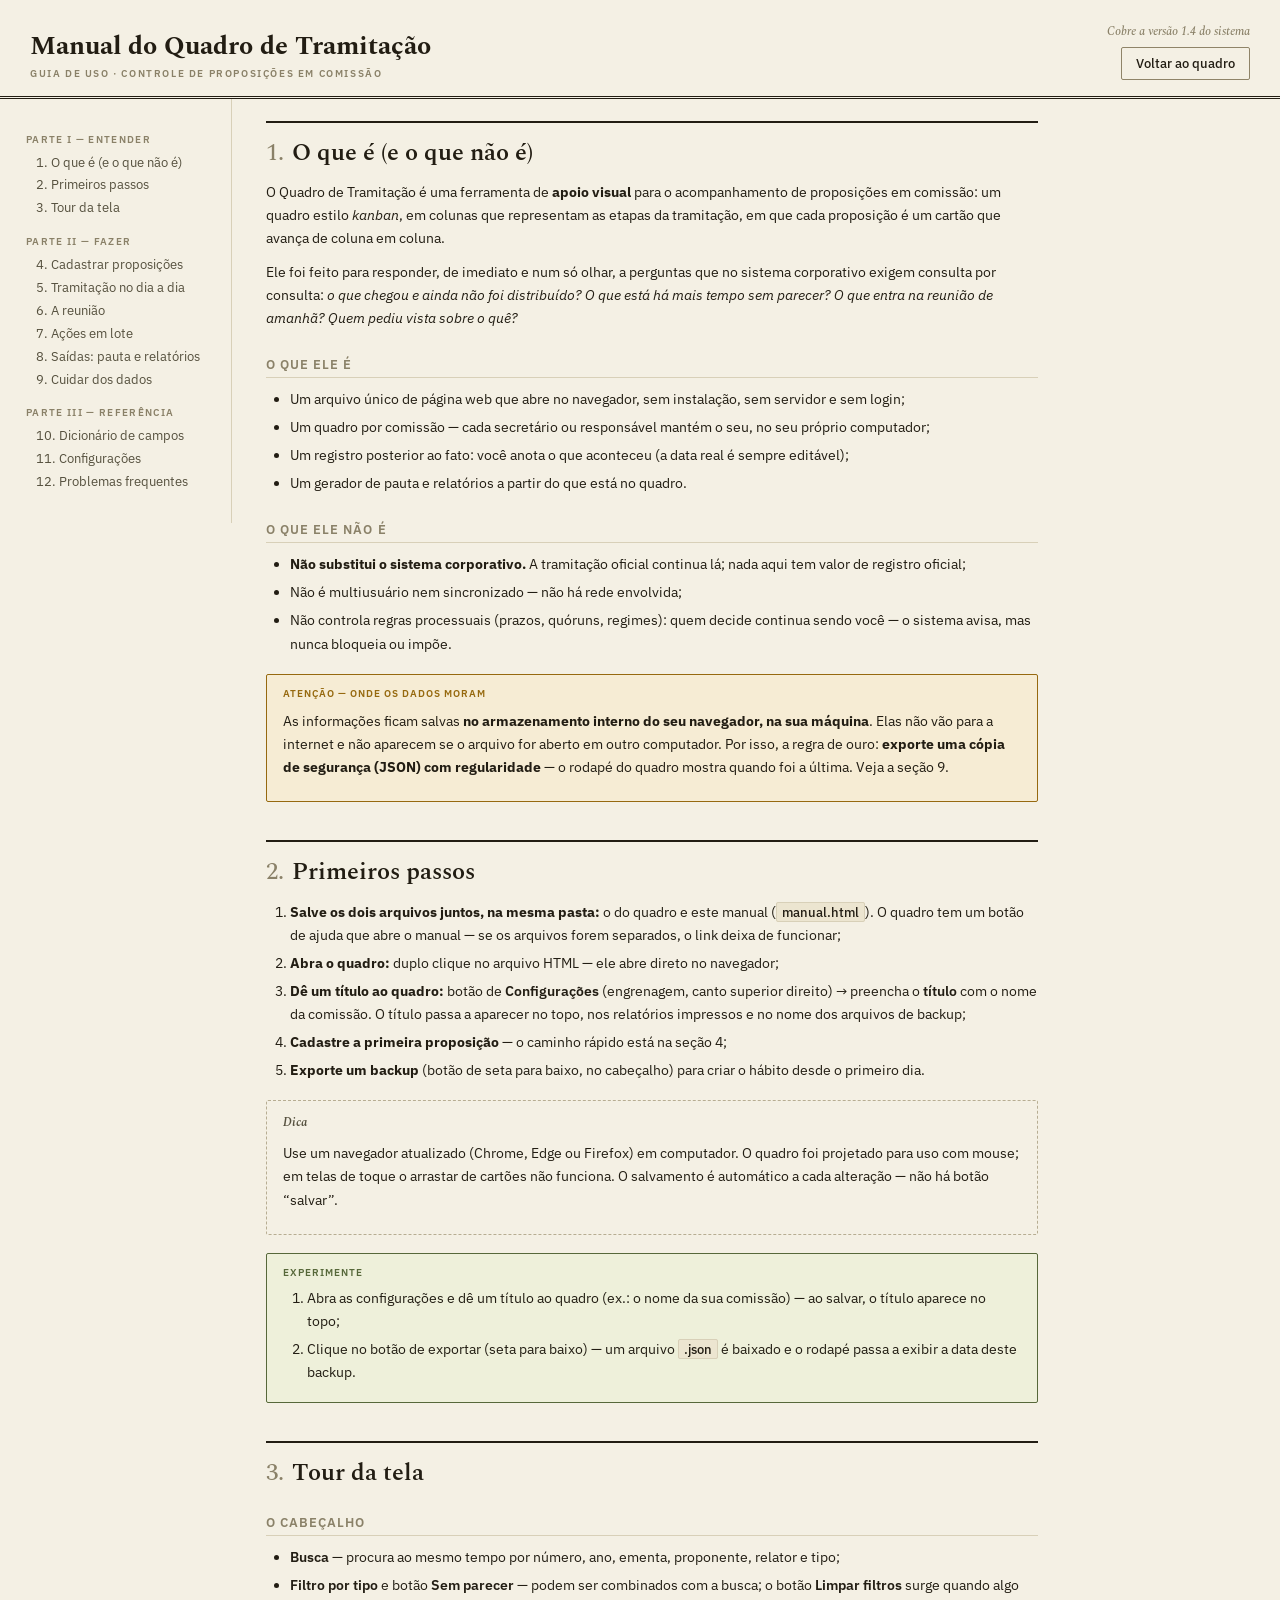
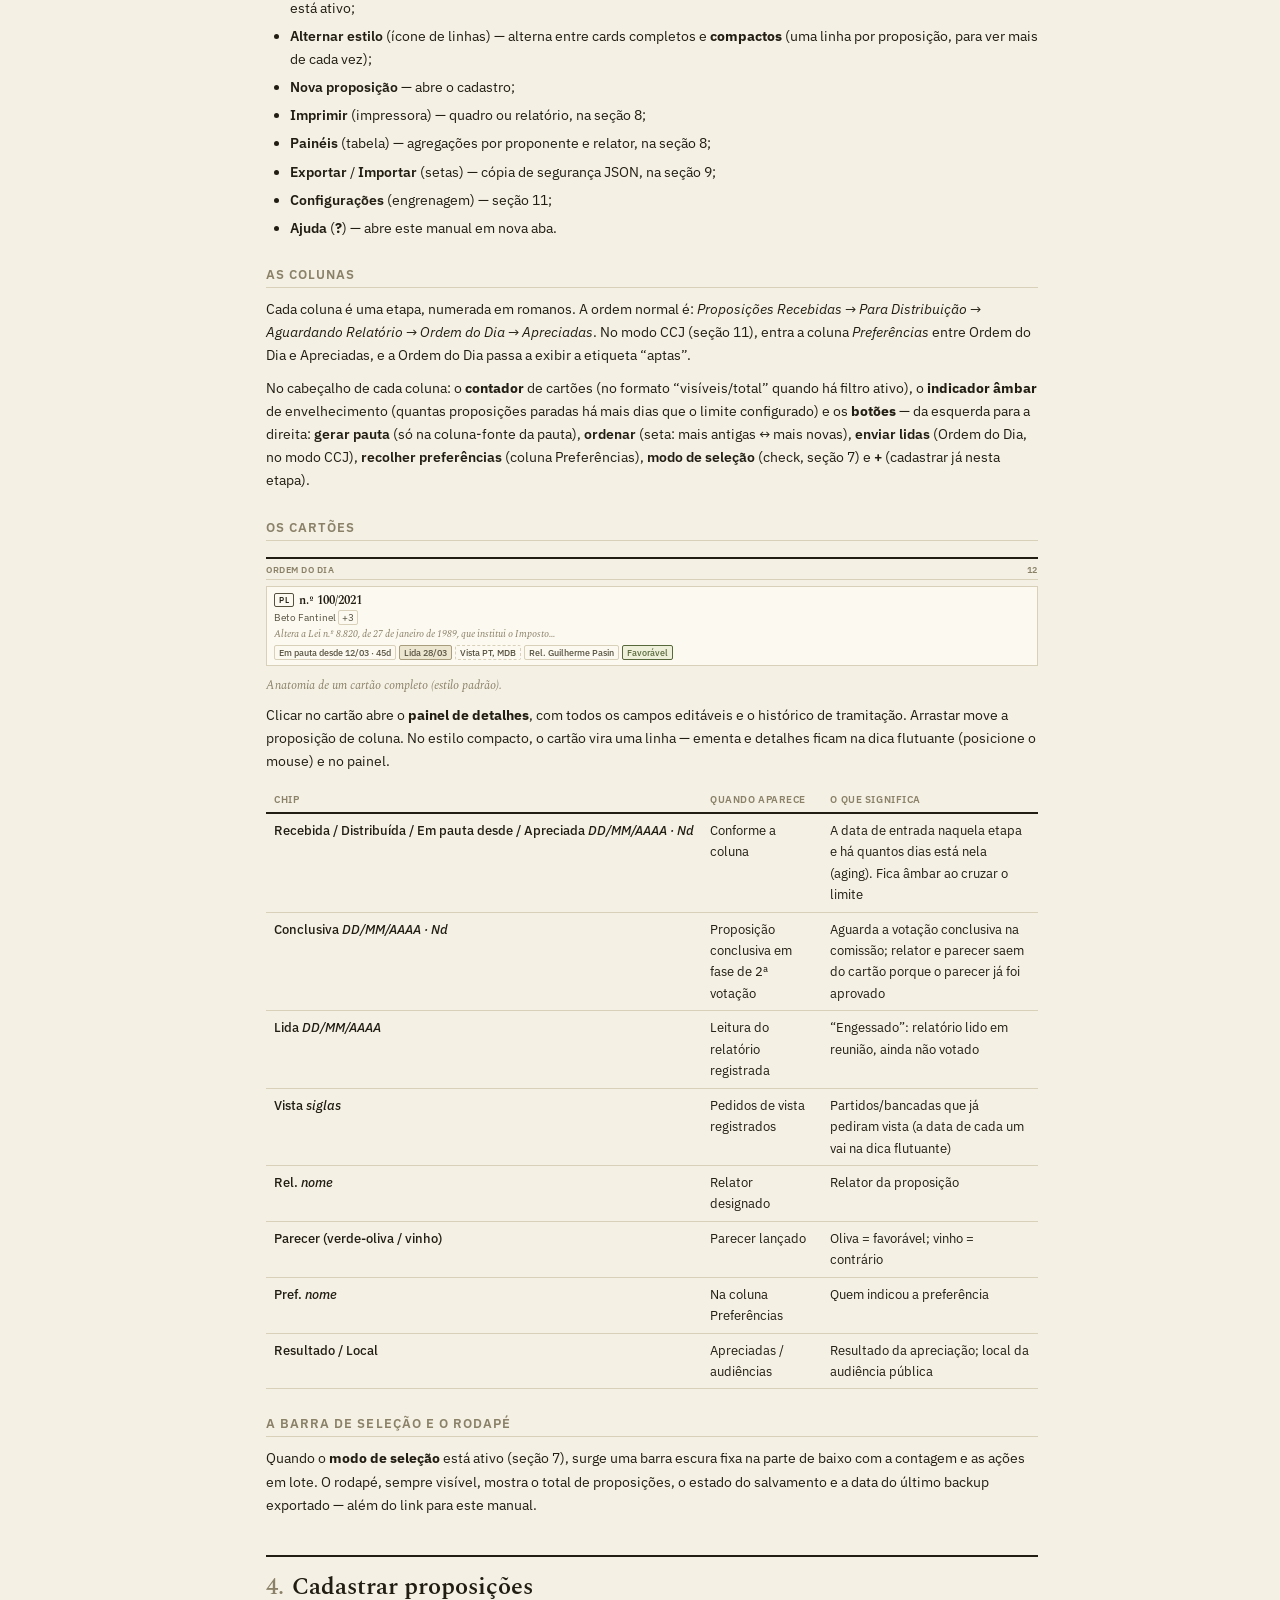
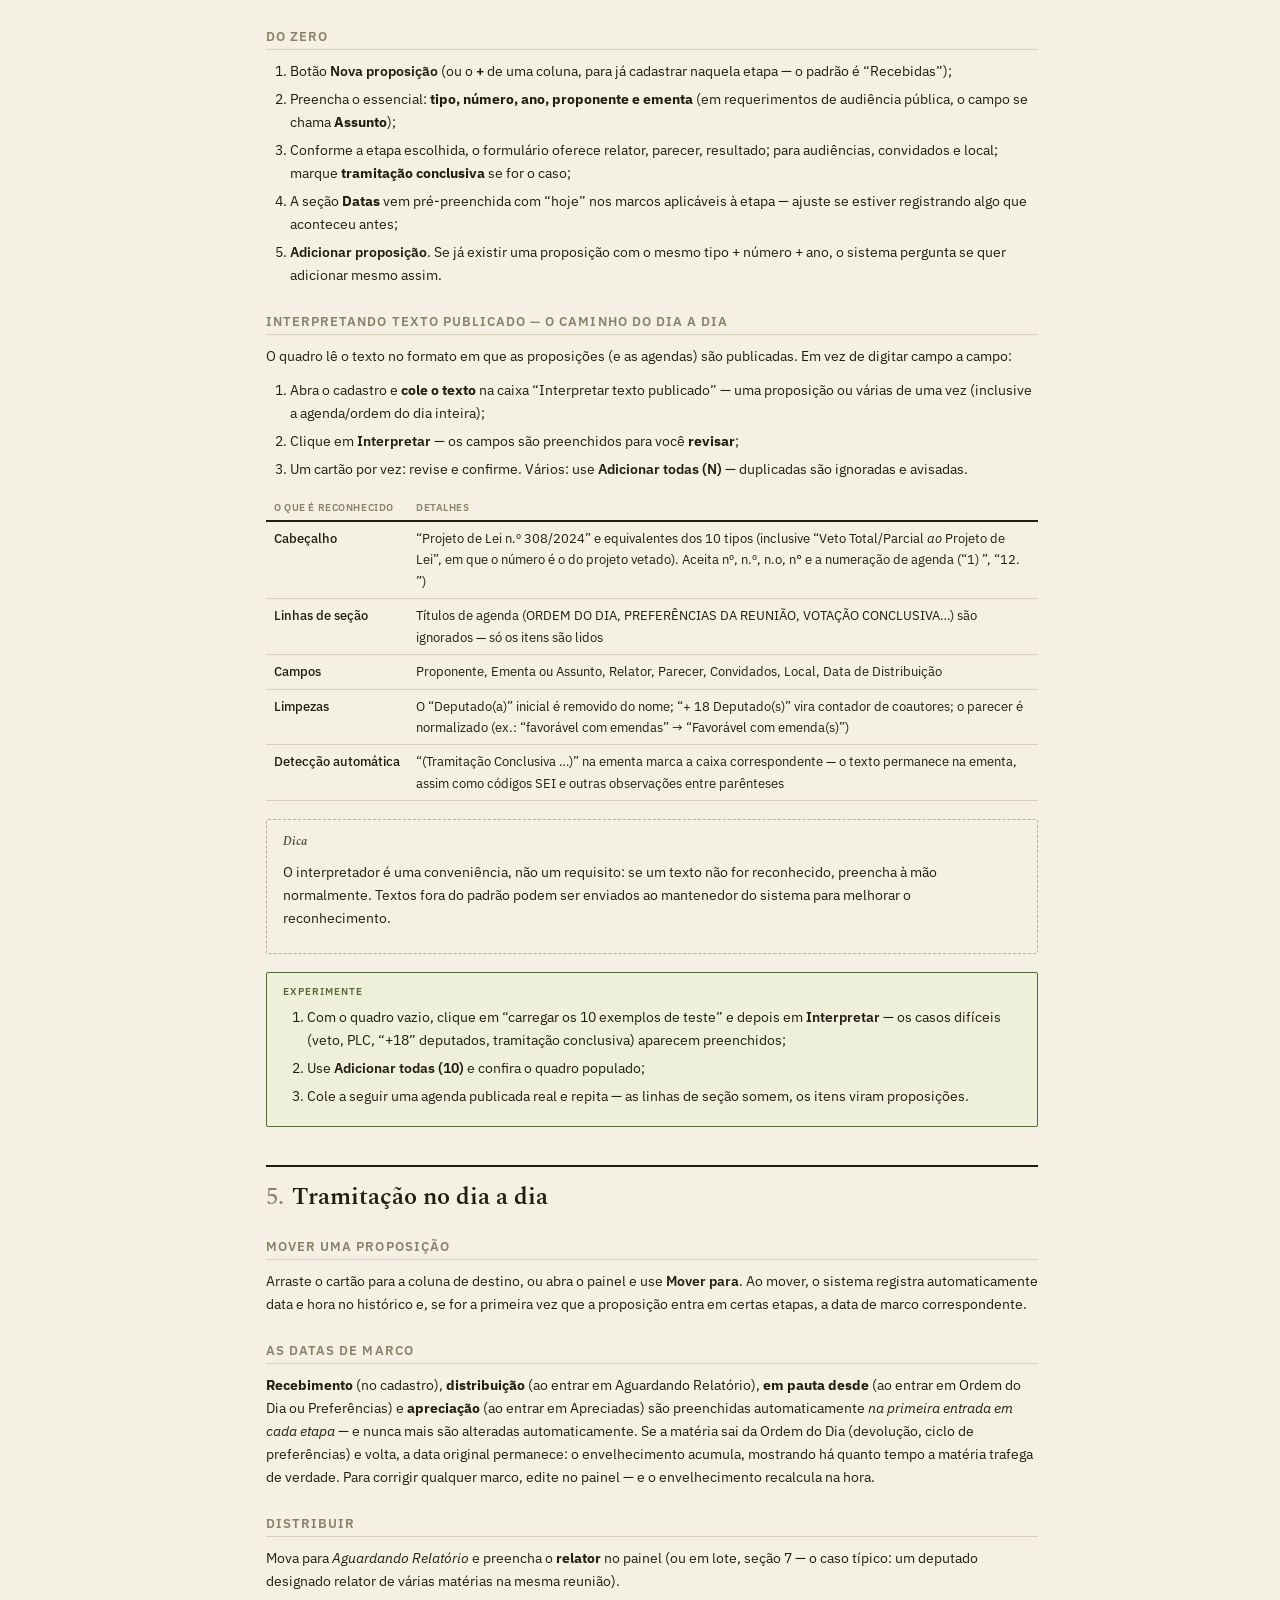
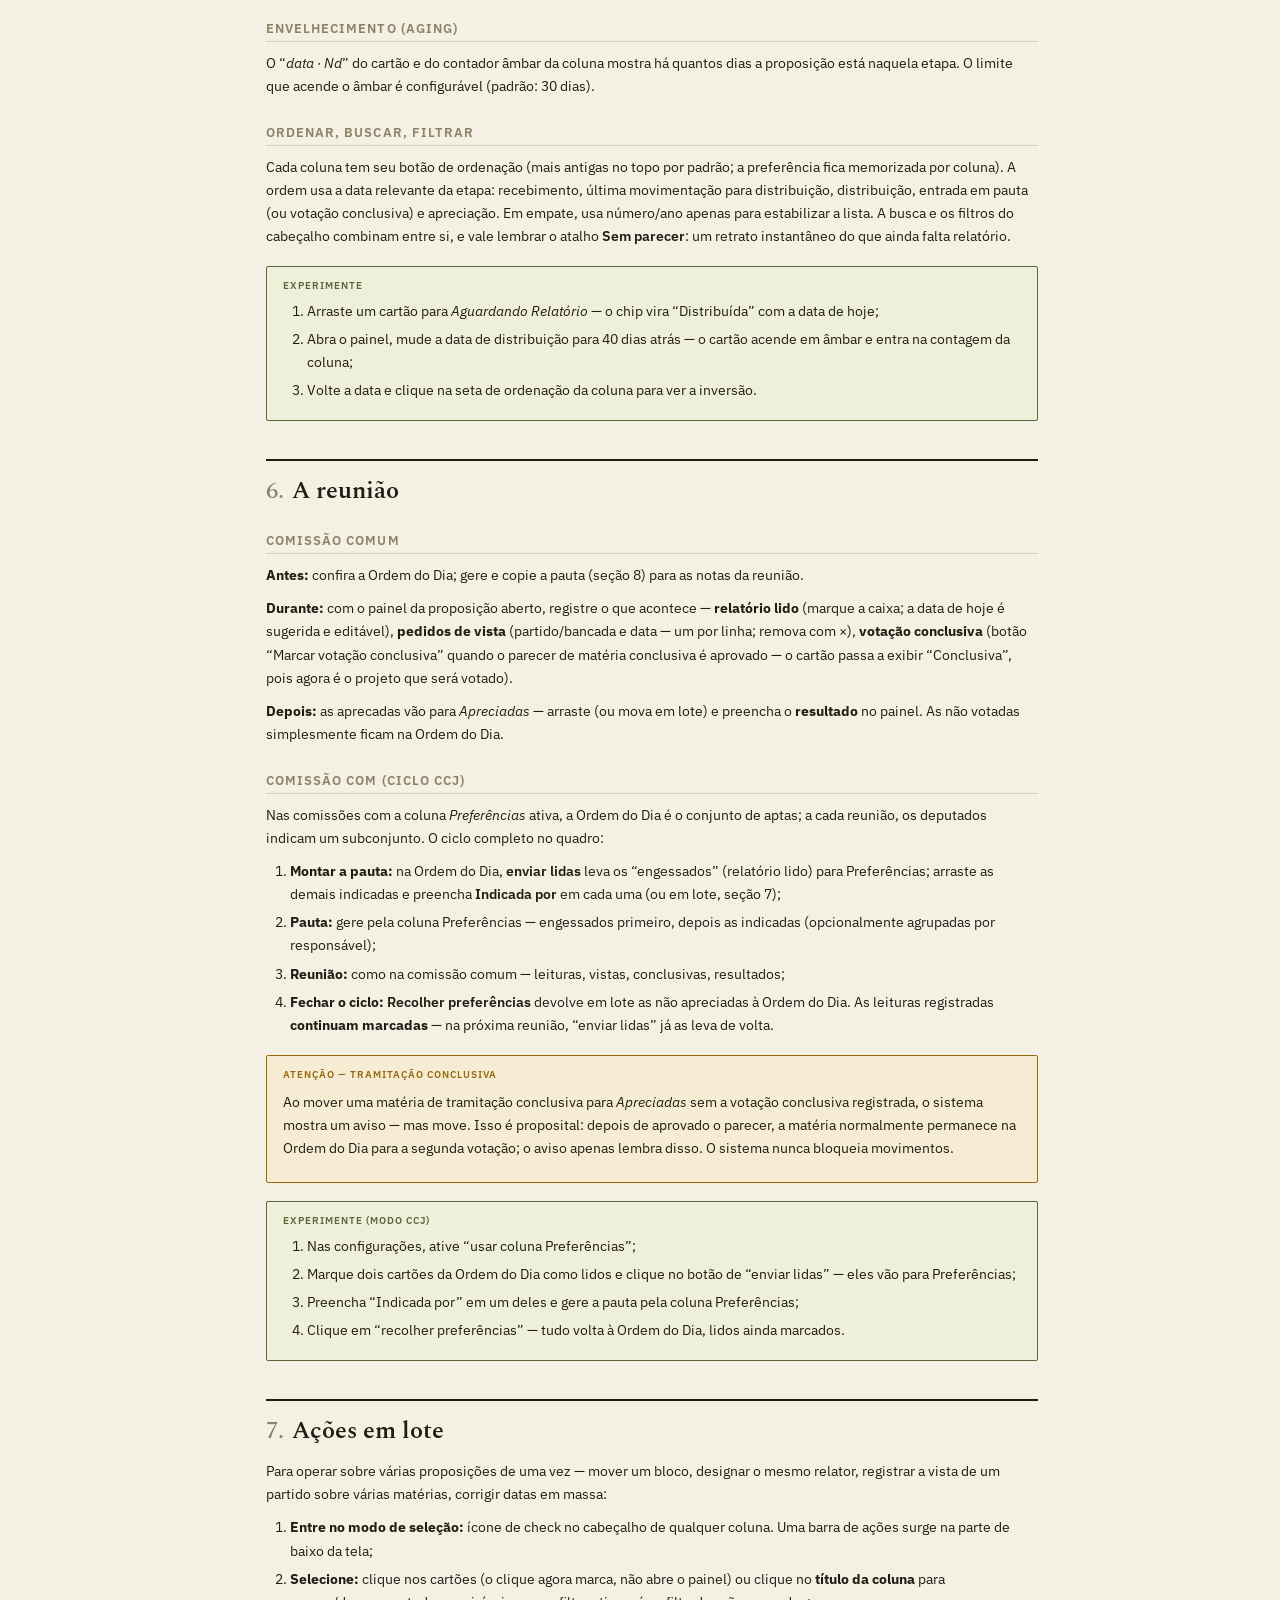
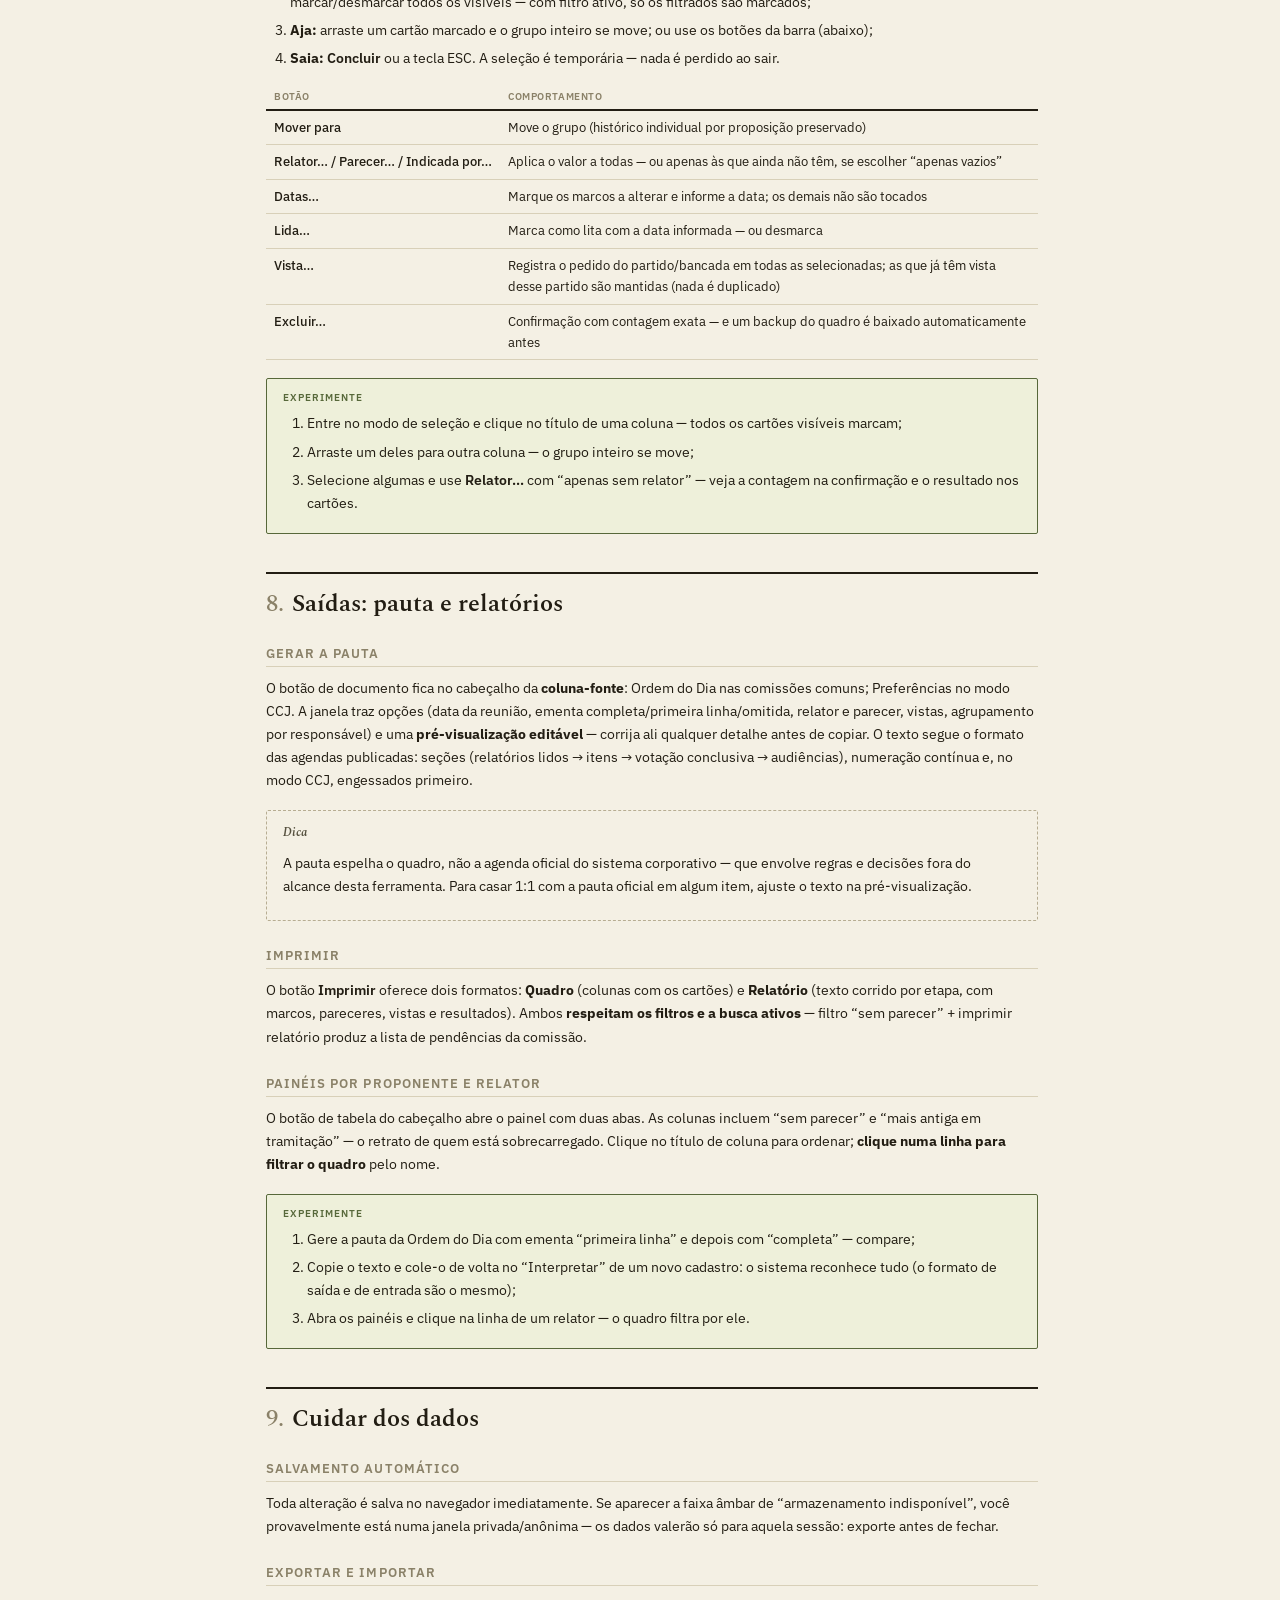
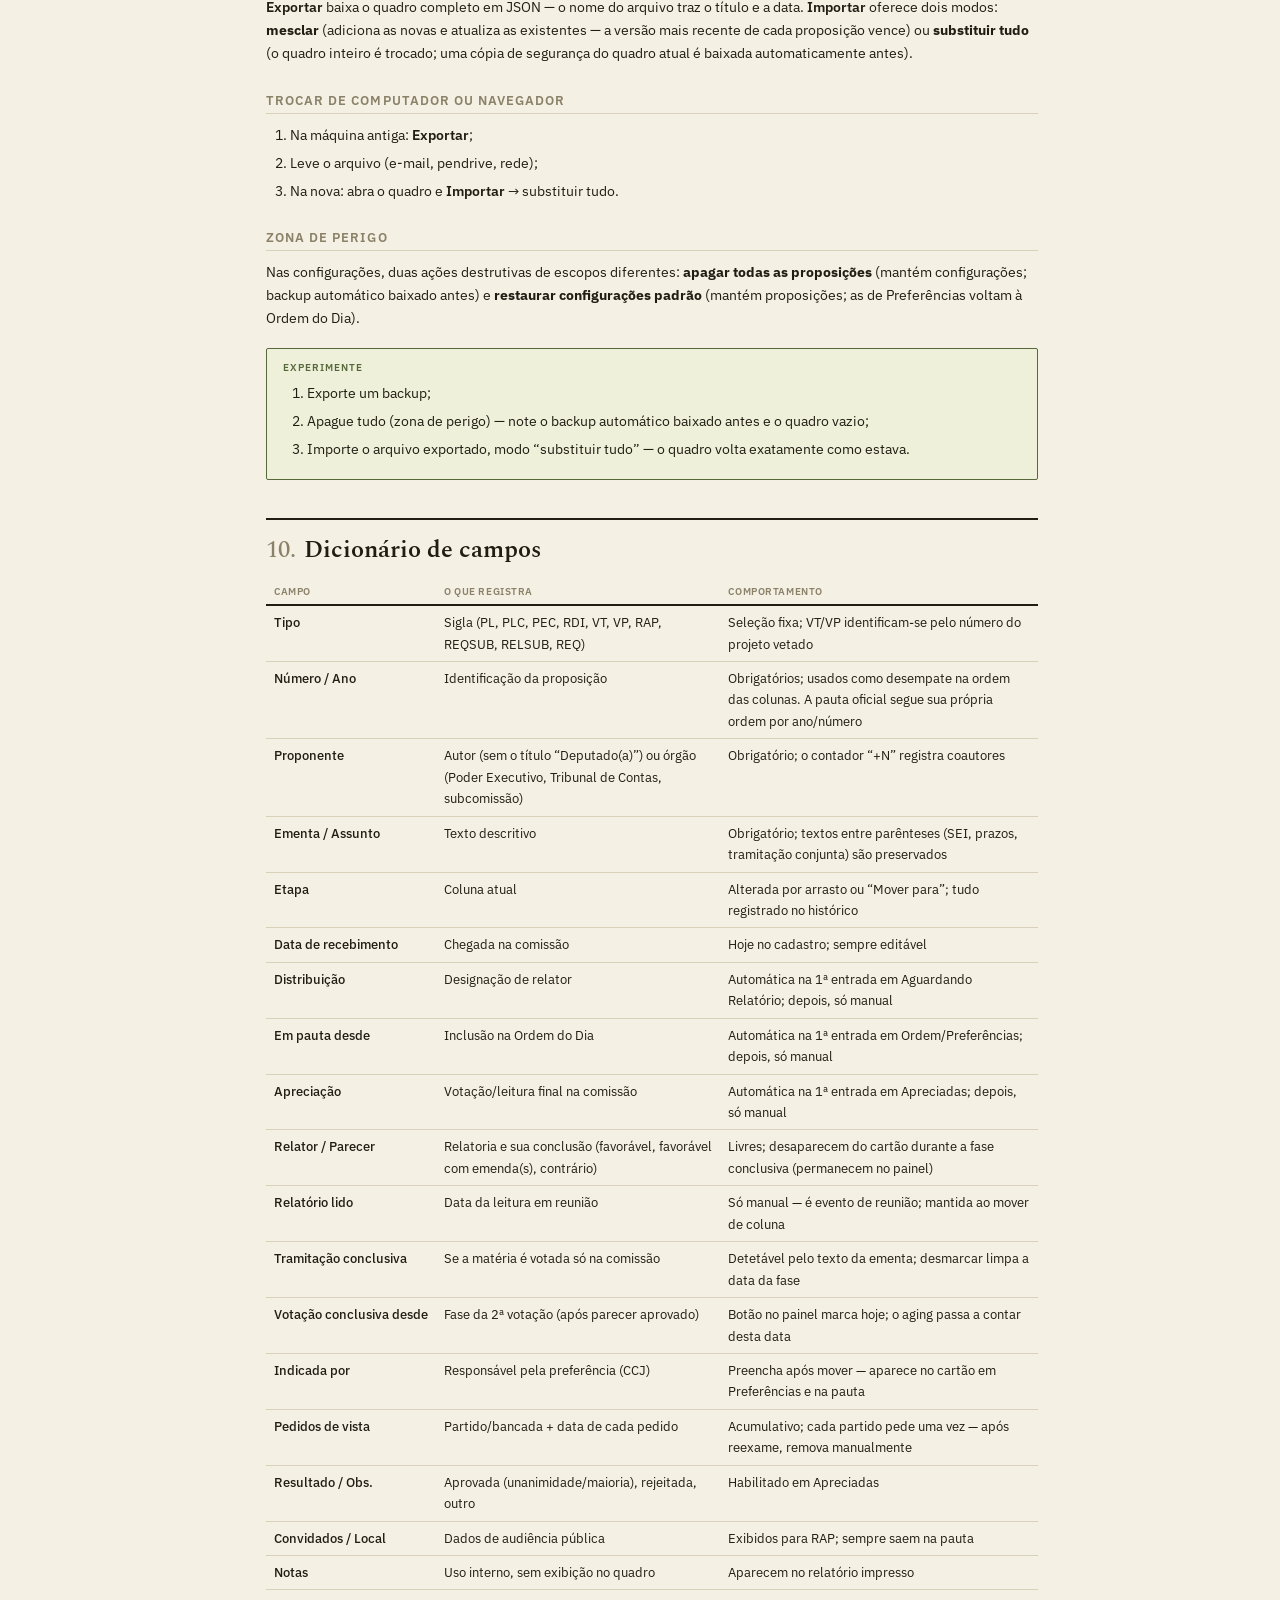
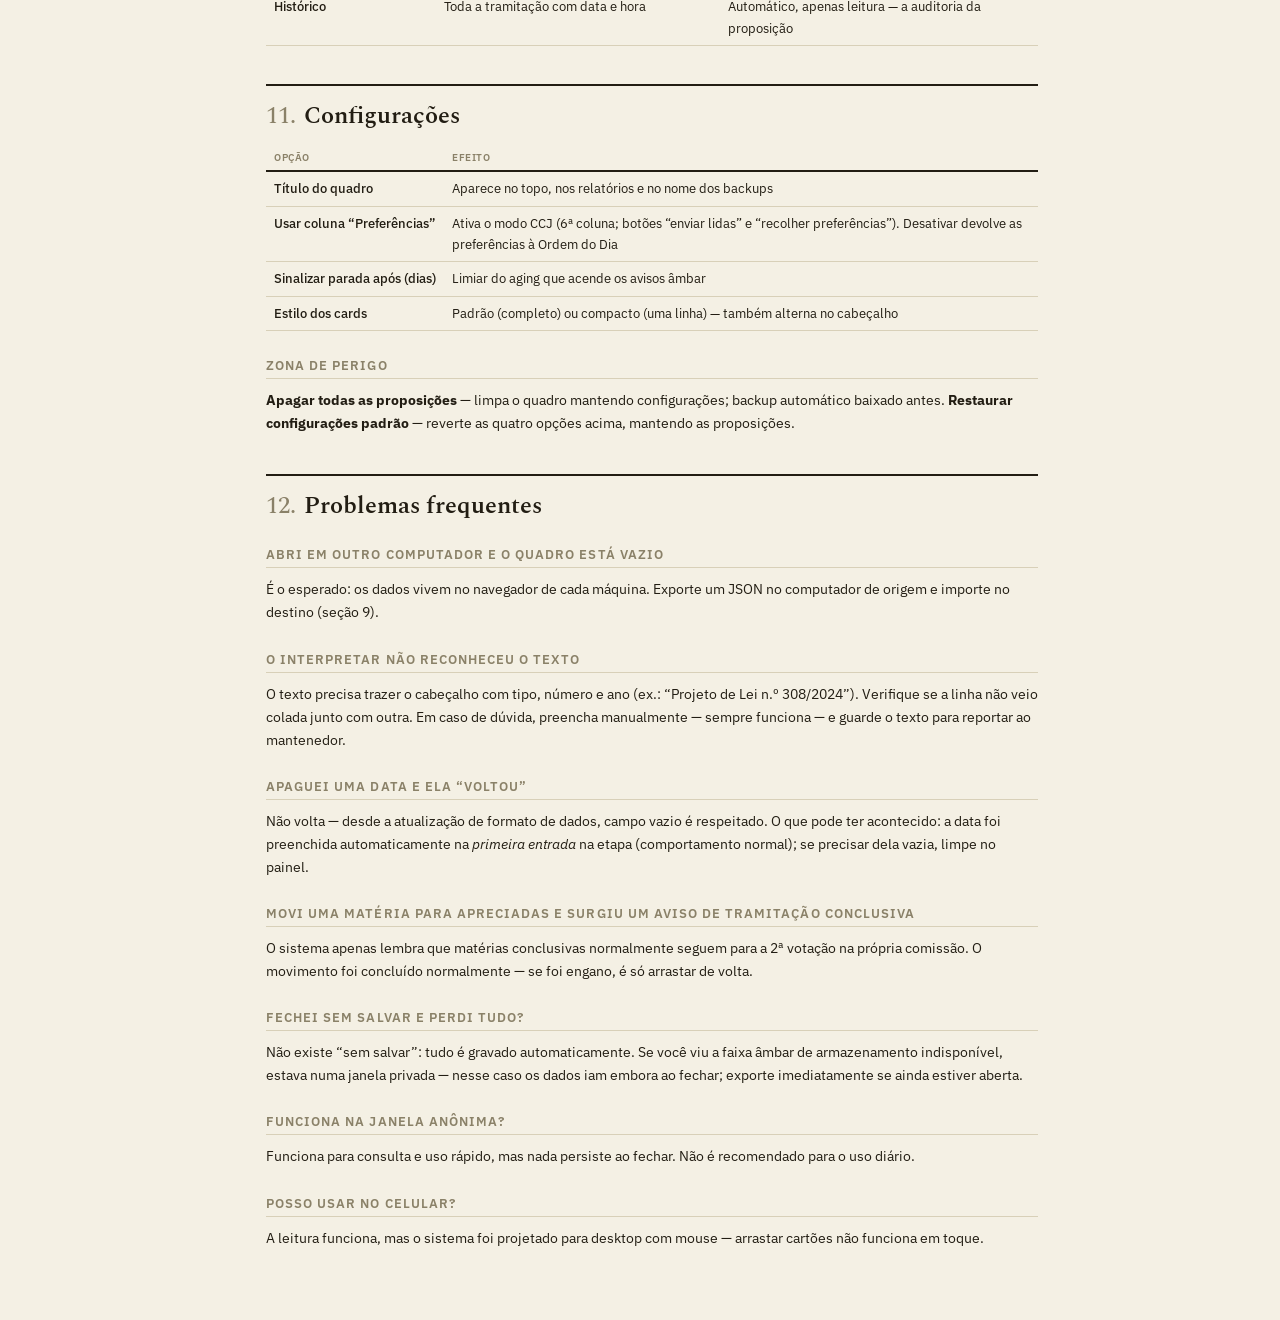
<file: manual.html>
<!DOCTYPE html>
<html lang="pt-BR">
<head>
<meta charset="UTF-8">
<meta name="viewport" content="width=device-width, initial-scale=1">
<title>Manual — Quadro de Tramitação</title>
<link rel="preconnect" href="https://fonts.googleapis.com">
<link rel="preconnect" href="https://fonts.gstatic.com" crossorigin>
<link href="https://fonts.googleapis.com/css2?family=Spectral:ital,wght@0,400;0,500;0,600;0,700;1,400;1,500&family=IBM+Plex+Sans:wght@400;500;600&display=swap" rel="stylesheet">
<style>
:root{
  --papel:#f4f0e4; --card:#fcf9f0; --tinta:#221d13; --tinta-2:#55503e; --tinta-3:#8a8168;
  --linha:#d8d0b8; --oliva:#57683a; --vinho:#83303f; --ambar:#96690f;
  --serifada:'Spectral', Georgia, 'Times New Roman', serif;
  --sans:'IBM Plex Sans','Segoe UI',Helvetica,sans-serif;
}
*{ box-sizing:border-box; }
html{ scroll-behavior:smooth; scroll-padding-top:14px; }
body{ margin:0; background:var(--papel); color:var(--tinta); font:400 14px/1.65 var(--sans); }
a{ color:var(--tinta-2); }

/* ============ Topo ============ */
.m-top{
  border-bottom:3px double var(--tinta); padding:22px 30px 16px;
  display:flex; justify-content:space-between; align-items:flex-end; gap:16px; flex-wrap:wrap;
}
.m-top h1{ font:700 26px/1.1 var(--serifada); margin:0; }
.m-top .sub{ font:600 10px var(--sans); letter-spacing:.16em; text-transform:uppercase; color:var(--tinta-3); margin:6px 0 0; }
.m-top .versao{ font:italic 500 12px var(--serifada); color:var(--tinta-3); }
.btn{
  font:500 12.5px/1 var(--sans); padding:9px 14px; border:1px solid #8f8468;
  background:transparent; color:var(--tinta); border-radius:2px; cursor:pointer;
}
.btn:hover{ background:#eae3cf; border-color:var(--tinta-2); }
#voltarAviso{ font:italic 12px var(--serifada); color:var(--ambar); }

/* ============ Layout ============ */
.m-wrap{ display:flex; min-height:calc(100vh - 110px); }
nav.m-nav{
  width:232px; flex:none; border-right:1px solid var(--linha);
  padding:18px 10px 30px 26px; position:sticky; top:0; align-self:flex-start;
  max-height:100vh; overflow-y:auto;
}
nav.m-nav .parte{
  font:600 9.5px var(--sans); letter-spacing:.14em; text-transform:uppercase;
  color:var(--tinta-3); margin:16px 0 5px;
}
nav.m-nav a{
  display:block; text-decoration:none; color:var(--tinta-2); font:400 12.5px/1.35 var(--sans);
  padding:3px 8px; border-left:2px solid transparent;
}
nav.m-nav a:hover{ color:var(--tinta); background:#ece5d0; }
main.m-main{ flex:1; min-width:0; max-width:840px; padding:8px 34px 60px; }
main.m-main > section{ border-top:2px solid var(--tinta); margin-top:38px; padding-top:10px; }
main.m-main > section:first-child{ margin-top:14px; }
h2{ font:600 24px/1.2 var(--serifada); margin:6px 0 14px; }
h2 .n{ color:var(--tinta-3); font-weight:500; margin-right:8px; }
h3{ font:600 13px var(--sans); letter-spacing:.08em; text-transform:uppercase; color:var(--tinta-3); margin:26px 0 8px; border-bottom:1px solid var(--linha); padding-bottom:4px; }
p{ margin:10px 0; }
ul,ol{ padding-left:24px; margin:10px 0; }
li{ margin:5px 0; }
.ui{ font-weight:600; }
code{ font:500 12.5px var(--sans); background:#ece5d0; border:1px solid var(--linha); border-radius:2px; padding:1px 5px; }

/* ============ Tabelas ============ */
table{ width:100%; border-collapse:collapse; margin:14px 0; font-size:13px; }
th{
  font:600 9.5px var(--sans); text-transform:uppercase; letter-spacing:.06em; color:var(--tinta-3);
  border-bottom:2px solid var(--tinta); padding:6px 8px; text-align:left;
}
td{ border-bottom:1px solid var(--linha); padding:6px 8px; vertical-align:top; }
td:first-child{ font-weight:500; white-space:nowrap; }

/* ============ Boxes ============ */
.exp{ border:1px solid var(--oliva); background:#eef0da; padding:12px 16px; border-radius:2px; margin:18px 0; }
.exp .t{ font:600 10px var(--sans); letter-spacing:.1em; text-transform:uppercase; color:var(--oliva); margin:0 0 8px; }
.aviso{ border:1px solid var(--ambar); background:#f6ecd4; padding:12px 16px; border-radius:2px; margin:18px 0; }
.aviso .t{ font:600 10px var(--sans); letter-spacing:.1em; text-transform:uppercase; color:var(--ambar); margin:0 0 8px; }
.dica{ border:1px dashed #b7ad92; padding:12px 16px; border-radius:2px; margin:18px 0; }
.dica .t{ font:italic 600 12px var(--serifada); color:var(--tinta-2); margin:0 0 6px; }
.exp ol,.exp ul{ margin:6px 0; }

/* ============ Diagramas ============ */
.d-board{ display:flex; gap:10px; margin:16px 0 6px; }
.d-col{ flex:1; border-top:2px solid var(--tinta); padding-top:5px; min-width:0; }
.d-col .d-h{
  font:600 8.5px var(--sans); letter-spacing:.06em; text-transform:uppercase; color:var(--tinta-3);
  border-bottom:1px solid var(--linha); padding-bottom:4px; margin-bottom:6px;
  display:flex; justify-content:space-between;
}
.d-card{ border:1px solid var(--linha); background:var(--card); padding:5px 7px; margin-bottom:5px; font-size:10.5px; line-height:1.4; }
.d-card .d-top{ display:flex; gap:5px; align-items:center; }
.d-sig{ font:600 8px var(--sans); letter-spacing:.08em; border:1px solid var(--tinta-2); border-radius:2px; padding:1px 4px; }
.d-num{ font:600 11.5px var(--serifada); }
.d-prop{ color:var(--tinta-2); margin:2px 0 0; font-size:10px; }
.d-ementa{ font:italic 400 10px/1.4 var(--serifada); color:var(--tinta-3); margin:2px 0 0; overflow:hidden; white-space:nowrap; text-overflow:ellipsis; }
.d-chips{ display:flex; flex-wrap:wrap; gap:3px; margin-top:4px; }
.d-chip{ font:500 8.5px var(--sans); border:1px solid var(--linha); border-radius:2px; padding:1px 4px; color:var(--tinta-2); white-space:nowrap; }
.d-chip.m{ font-variant-numeric:tabular-nums; }
.d-chip.l{ background:#ece5d0; border-color:#a89d7d; }
.d-chip.v{ border-style:dashed; }
.d-chip.f{ border-color:var(--oliva); color:var(--oliva); background:#eef0da; }
.d-leg{ font:italic 11.5px var(--serifada); color:var(--tinta-3); margin:4px 0 0; }

/* ============ Impressão ============ */
@media print{
  nav.m-nav,.m-top .btn,#voltarAviso{ display:none !important; }
  .m-wrap{ display:block; }
  main.m-main{ max-width:none; padding:0; }
  body{ font-size:12px; }
  section{ break-inside:avoid-page; }
}
@media (max-width:1000px){
  .m-wrap{ display:block; }
  nav.m-nav{ position:static; width:auto; max-height:none; border-right:none; border-bottom:1px solid var(--linha); padding:14px 26px; }
  main.m-main{ padding:8px 22px 50px; }
}
</style>
</head>
<body>

<header class="m-top">
  <div>
    <h1>Manual do Quadro de Tramitação</h1>
    <p class="sub">Guia de uso · controle de proposições em comissão</p>
  </div>
  <div style="display:flex; flex-direction:column; gap:6px; align-items:flex-end;">
    <span class="versao">Cobre a versão 1.4 do sistema</span>
    <button class="btn" onclick="voltar()">Voltar ao quadro</button>
    <span id="voltarAviso" hidden>Não foi possível fechar esta aba automaticamente — feche-a (Ctrl+W); o quadro segue aberto na outra.</span>
  </div>
</header>

<div class="m-wrap">
<nav class="m-nav" aria-label="Índice">
  <div class="parte">Parte I — Entender</div>
  <a href="#s1">1. O que é (e o que não é)</a>
  <a href="#s2">2. Primeiros passos</a>
  <a href="#s3">3. Tour da tela</a>
  <div class="parte">Parte II — Fazer</div>
  <a href="#s4">4. Cadastrar proposições</a>
  <a href="#s5">5. Tramitação no dia a dia</a>
  <a href="#s6">6. A reunião</a>
  <a href="#s7">7. Ações em lote</a>
  <a href="#s8">8. Saídas: pauta e relatórios</a>
  <a href="#s9">9. Cuidar dos dados</a>
  <div class="parte">Parte III — Referência</div>
  <a href="#s10">10. Dicionário de campos</a>
  <a href="#s11">11. Configurações</a>
  <a href="#s12">12. Problemas frequentes</a>
</nav>

<main class="m-main">

<!-- ============================ 1 ============================ -->
<section id="s1">
<h2><span class="n">1.</span>O que é (e o que não é)</h2>
<p>O Quadro de Tramitação é uma ferramenta de <strong>apoio visual</strong> para o acompanhamento de proposições em comissão: um quadro estilo <em>kanban</em>, em colunas que representam as etapas da tramitação, em que cada proposição é um cartão que avança de coluna em coluna.</p>
<p>Ele foi feito para responder, de imediato e num só olhar, a perguntas que no sistema corporativo exigem consulta por consulta: <em>o que chegou e ainda não foi distribuído? O que está há mais tempo sem parecer? O que entra na reunião de amanhã? Quem pediu vista sobre o quê?</em></p>
<h3>O que ele é</h3>
<ul>
  <li>Um arquivo único de página web que abre no navegador, sem instalação, sem servidor e sem login;</li>
  <li>Um quadro por comissão — cada secretário ou responsável mantém o seu, no seu próprio computador;</li>
  <li>Um registro posterior ao fato: você anota o que aconteceu (a data real é sempre editável);</li>
  <li>Um gerador de pauta e relatórios a partir do que está no quadro.</li>
</ul>
<h3>O que ele não é</h3>
<ul>
  <li><strong>Não substitui o sistema corporativo.</strong> A tramitação oficial continua lá; nada aqui tem valor de registro oficial;</li>
  <li>Não é multiusuário nem sincronizado — não há rede envolvida;</li>
  <li>Não controla regras processuais (prazos, quóruns, regimes): quem decide continua sendo você — o sistema avisa, mas nunca bloqueia ou impõe.</li>
</ul>
<div class="aviso">
  <p class="t">Atenção — onde os dados moram</p>
  <p>As informações ficam salvas <strong>no armazenamento interno do seu navegador, na sua máquina</strong>. Elas não vão para a internet e não aparecem se o arquivo for aberto em outro computador. Por isso, a regra de ouro: <strong>exporte uma cópia de segurança (JSON) com regularidade</strong> — o rodapé do quadro mostra quando foi a última. Veja a seção 9.</p>
</div>
</section>

<!-- ============================ 2 ============================ -->
<section id="s2">
<h2><span class="n">2.</span>Primeiros passos</h2>
<ol>
  <li><strong>Salve os dois arquivos juntos, na mesma pasta:</strong> o do quadro e este manual (<code>manual.html</code>). O quadro tem um botão de ajuda que abre o manual — se os arquivos forem separados, o link deixa de funcionar;</li>
  <li><strong>Abra o quadro:</strong> duplo clique no arquivo HTML — ele abre direto no navegador;</li>
  <li><strong>Dê um título ao quadro:</strong> botão de <span class="ui">Configurações</span> (engrenagem, canto superior direito) → preencha o <span class="ui">título</span> com o nome da comissão. O título passa a aparecer no topo, nos relatórios impressos e no nome dos arquivos de backup;</li>
  <li><strong>Cadastre a primeira proposição</strong> — o caminho rápido está na seção 4;</li>
  <li><strong>Exporte um backup</strong> (botão de seta para baixo, no cabeçalho) para criar o hábito desde o primeiro dia.</li>
</ol>
<div class="dica">
  <p class="t">Dica</p>
  <p>Use um navegador atualizado (Chrome, Edge ou Firefox) em computador. O quadro foi projetado para uso com mouse; em telas de toque o arrastar de cartões não funciona. O salvamento é automático a cada alteração — não há botão “salvar”.</p>
</div>
<div class="exp">
  <p class="t">Experimente</p>
  <ol>
    <li>Abra as configurações e dê um título ao quadro (ex.: o nome da sua comissão) — ao salvar, o título aparece no topo;</li>
    <li>Clique no botão de exportar (seta para baixo) — um arquivo <code>.json</code> é baixado e o rodapé passa a exibir a data deste backup.</li>
  </ol>
</div>
</section>

<!-- ============================ 3 ============================ -->
<section id="s3">
<h2><span class="n">3.</span>Tour da tela</h2>
<h3>O cabeçalho</h3>
<ul>
  <li><span class="ui">Busca</span> — procura ao mesmo tempo por número, ano, ementa, proponente, relator e tipo;</li>
  <li><span class="ui">Filtro por tipo</span> e botão <span class="ui">Sem parecer</span> — podem ser combinados com a busca; o botão <span class="ui">Limpar filtros</span> surge quando algo está ativo;</li>
  <li><span class="ui">Alternar estilo</span> (ícone de linhas) — alterna entre cards completos e <strong>compactos</strong> (uma linha por proposição, para ver mais de cada vez);</li>
  <li><span class="ui">Nova proposição</span> — abre o cadastro;</li>
  <li><span class="ui">Imprimir</span> (impressora) — quadro ou relatório, na seção 8;</li>
  <li><span class="ui">Painéis</span> (tabela) — agregações por proponente e relator, na seção 8;</li>
  <li><span class="ui">Exportar</span> / <span class="ui">Importar</span> (setas) — cópia de segurança JSON, na seção 9;</li>
  <li><span class="ui">Configurações</span> (engrenagem) — seção 11;</li>
  <li><span class="ui">Ajuda</span> (<strong>?</strong>) — abre este manual em nova aba.</li>
</ul>
<h3>As colunas</h3>
<p>Cada coluna é uma etapa, numerada em romanos. A ordem normal é: <em>Proposições Recebidas → Para Distribuição → Aguardando Relatório → Ordem do Dia → Apreciadas</em>. No modo CCJ (seção 11), entra a coluna <em>Preferências</em> entre Ordem do Dia e Apreciadas, e a Ordem do Dia passa a exibir a etiqueta “aptas”.</p>
<p>No cabeçalho de cada coluna: o <strong>contador</strong> de cartões (no formato “visíveis/total” quando há filtro ativo), o <strong>indicador âmbar</strong> de envelhecimento (quantas proposições paradas há mais dias que o limite configurado) e os <strong>botões</strong> — da esquerda para a direita: <span class="ui">gerar pauta</span> (só na coluna-fonte da pauta), <span class="ui">ordenar</span> (seta: mais antigas ↔ mais novas), <span class="ui">enviar lidas</span> (Ordem do Dia, no modo CCJ), <span class="ui">recolher preferências</span> (coluna Preferências), <span class="ui">modo de seleção</span> (check, seção 7) e <span class="ui">+</span> (cadastrar já nesta etapa).</p>
<h3>Os cartões</h3>
<div class="d-board">
  <div class="d-col">
    <div class="d-h"><span>ORDEM DO DIA</span><span>12</span></div>
    <div class="d-card">
      <div class="d-top"><span class="d-sig">PL</span><span class="d-num">n.º 100/2021</span></div>
      <p class="d-prop">Beto Fantinel <span style="border:1px solid var(--linha);border-radius:2px;padding:0 3px;">+3</span></p>
      <p class="d-ementa">Altera a Lei n.º 8.820, de 27 de janeiro de 1989, que institui o Imposto…</p>
      <div class="d-chips">
        <span class="d-chip m">Em pauta desde 12/03 · 45d</span>
        <span class="d-chip l">Lida 28/03</span>
        <span class="d-chip v">Vista PT, MDB</span>
        <span class="d-chip">Rel. Guilherme Pasin</span>
        <span class="d-chip f">Favorável</span>
      </div>
    </div>
  </div>
</div>
<p class="d-leg">Anatomia de um cartão completo (estilo padrão).</p>
<p>Clicar no cartão abre o <strong>painel de detalhes</strong>, com todos os campos editáveis e o histórico de tramitação. Arrastar move a proposição de coluna. No estilo compacto, o cartão vira uma linha — ementa e detalhes ficam na dica flutuante (posicione o mouse) e no painel.</p>
<table>
  <tr><th>Chip</th><th>Quando aparece</th><th>O que significa</th></tr>
  <tr><td>Recebida / Distribuída / Em pauta desde / Apreciada <em>DD/MM/AAAA · Nd</em></td><td>Conforme a coluna</td><td>A data de entrada naquela etapa e há quantos dias está nela (aging). Fica âmbar ao cruzar o limite</td></tr>
  <tr><td>Conclusiva <em>DD/MM/AAAA · Nd</em></td><td>Proposição conclusiva em fase de 2ª votação</td><td>Aguarda a votação conclusiva na comissão; relator e parecer saem do cartão porque o parecer já foi aprovado</td></tr>
  <tr><td>Lida <em>DD/MM/AAAA</em></td><td>Leitura do relatório registrada</td><td>“Engessado”: relatório lido em reunião, ainda não votado</td></tr>
  <tr><td>Vista <em>siglas</em></td><td>Pedidos de vista registrados</td><td>Partidos/bancadas que já pediram vista (a data de cada um vai na dica flutuante)</td></tr>
  <tr><td>Rel. <em>nome</em></td><td>Relator designado</td><td>Relator da proposição</td></tr>
  <tr><td>Parecer (verde-oliva / vinho)</td><td>Parecer lançado</td><td>Oliva = favorável; vinho = contrário</td></tr>
  <tr><td>Pref. <em>nome</em></td><td>Na coluna Preferências</td><td>Quem indicou a preferência</td></tr>
  <tr><td>Resultado / Local</td><td>Apreciadas / audiências</td><td>Resultado da apreciação; local da audiência pública</td></tr>
</table>
<h3>A barra de seleção e o rodapé</h3>
<p>Quando o <strong>modo de seleção</strong> está ativo (seção 7), surge uma barra escura fixa na parte de baixo com a contagem e as ações em lote. O rodapé, sempre visível, mostra o total de proposições, o estado do salvamento e a data do último backup exportado — além do link para este manual.</p>
</section>

<!-- ============================ 4 ============================ -->
<section id="s4">
<h2><span class="n">4.</span>Cadastrar proposições</h2>
<h3>Do zero</h3>
<ol>
  <li>Botão <span class="ui">Nova proposição</span> (ou o <span class="ui">+</span> de uma coluna, para já cadastrar naquela etapa — o padrão é “Recebidas”);</li>
  <li>Preencha o essencial: <strong>tipo, número, ano, proponente e ementa</strong> (em requerimentos de audiência pública, o campo se chama <strong>Assunto</strong>);</li>
  <li>Conforme a etapa escolhida, o formulário oferece relator, parecer, resultado; para audiências, convidados e local; marque <strong>tramitação conclusiva</strong> se for o caso;</li>
  <li>A seção <strong>Datas</strong> vem pré-preenchida com “hoje” nos marcos aplicáveis à etapa — ajuste se estiver registrando algo que aconteceu antes;</li>
  <li><span class="ui">Adicionar proposição</span>. Se já existir uma proposição com o mesmo tipo + número + ano, o sistema pergunta se quer adicionar mesmo assim.</li>
</ol>
<h3>Interpretando texto publicado — o caminho do dia a dia</h3>
<p>O quadro lê o texto no formato em que as proposições (e as agendas) são publicadas. Em vez de digitar campo a campo:</p>
<ol>
  <li>Abra o cadastro e <strong>cole o texto</strong> na caixa “Interpretar texto publicado” — uma proposição ou várias de uma vez (inclusive a agenda/ordem do dia inteira);</li>
  <li>Clique em <span class="ui">Interpretar</span> — os campos são preenchidos para você <strong>revisar</strong>;</li>
  <li>Um cartão por vez: revise e confirme. Vários: use <span class="ui">Adicionar todas (N)</span> — duplicadas são ignoradas e avisadas.</li>
</ol>
<table>
  <tr><th>O que é reconhecido</th><th>Detalhes</th></tr>
  <tr><td>Cabeçalho</td><td>“Projeto de Lei n.º 308/2024” e equivalentes dos 10 tipos (inclusive “Veto Total/Parcial <em>ao</em> Projeto de Lei”, em que o número é o do projeto vetado). Aceita nº, n.º, n.o, n° e a numeração de agenda (“1) ”, “12. ”)</td></tr>
  <tr><td>Linhas de seção</td><td>Títulos de agenda (ORDEM DO DIA, PREFERÊNCIAS DA REUNIÃO, VOTAÇÃO CONCLUSIVA…) são ignorados — só os itens são lidos</td></tr>
  <tr><td>Campos</td><td>Proponente, Ementa ou Assunto, Relator, Parecer, Convidados, Local, Data de Distribuição</td></tr>
  <tr><td>Limpezas</td><td>O “Deputado(a)” inicial é removido do nome; “+ 18 Deputado(s)” vira contador de coautores; o parecer é normalizado (ex.: “favorável com emendas” → “Favorável com emenda(s)”)</td></tr>
  <tr><td>Detecção automática</td><td>“(Tramitação Conclusiva …)” na ementa marca a caixa correspondente — o texto permanece na ementa, assim como códigos SEI e outras observações entre parênteses</td></tr>
</table>
<div class="dica">
  <p class="t">Dica</p>
  <p>O interpretador é uma conveniência, não um requisito: se um texto não for reconhecido, preencha à mão normalmente. Textos fora do padrão podem ser enviados ao mantenedor do sistema para melhorar o reconhecimento.</p>
</div>
<div class="exp">
  <p class="t">Experimente</p>
  <ol>
    <li>Com o quadro vazio, clique em “carregar os 10 exemplos de teste” e depois em <span class="ui">Interpretar</span> — os casos difíceis (veto, PLC, “+18” deputados, tramitação conclusiva) aparecem preenchidos;</li>
    <li>Use <span class="ui">Adicionar todas (10)</span> e confira o quadro populado;</li>
    <li>Cole a seguir uma agenda publicada real e repita — as linhas de seção somem, os itens viram proposições.</li>
  </ol>
</div>
</section>

<!-- ============================ 5 ============================ -->
<section id="s5">
<h2><span class="n">5.</span>Tramitação no dia a dia</h2>
<h3>Mover uma proposição</h3>
<p>Arraste o cartão para a coluna de destino, ou abra o painel e use <span class="ui">Mover para</span>. Ao mover, o sistema registra automaticamente data e hora no histórico e, se for a primeira vez que a proposição entra em certas etapas, a data de marco correspondente.</p>
<h3>As datas de marco</h3>
<p><strong>Recebimento</strong> (no cadastro), <strong>distribuição</strong> (ao entrar em Aguardando Relatório), <strong>em pauta desde</strong> (ao entrar em Ordem do Dia ou Preferências) e <strong>apreciação</strong> (ao entrar em Apreciadas) são preenchidas automaticamente <em>na primeira entrada em cada etapa</em> — e nunca mais são alteradas automaticamente. Se a matéria sai da Ordem do Dia (devolução, ciclo de preferências) e volta, a data original permanece: o envelhecimento acumula, mostrando há quanto tempo a matéria trafega de verdade. Para corrigir qualquer marco, edite no painel — e o envelhecimento recalcula na hora.</p>
<h3>Distribuir</h3>
<p>Mova para <em>Aguardando Relatório</em> e preencha o <strong>relator</strong> no painel (ou em lote, seção 7 — o caso típico: um deputado designado relator de várias matérias na mesma reunião).</p>
<h3>Envelhecimento (aging)</h3>
<p>O “<em>data · Nd</em>” do cartão e do contador âmbar da coluna mostra há quantos dias a proposição está naquela etapa. O limite que acende o âmbar é configurável (padrão: 30 dias).</p>
<h3>Ordenar, buscar, filtrar</h3>
<p>Cada coluna tem seu botão de ordenação (mais antigas no topo por padrão; a preferência fica memorizada por coluna). A ordem usa a data relevante da etapa: recebimento, última movimentação para distribuição, distribuição, entrada em pauta (ou votação conclusiva) e apreciação. Em empate, usa número/ano apenas para estabilizar a lista. A busca e os filtros do cabeçalho combinam entre si, e vale lembrar o atalho <span class="ui">Sem parecer</span>: um retrato instantâneo do que ainda falta relatório.</p>
<div class="exp">
  <p class="t">Experimente</p>
  <ol>
    <li>Arraste um cartão para <em>Aguardando Relatório</em> — o chip vira “Distribuída” com a data de hoje;</li>
    <li>Abra o painel, mude a data de distribuição para 40 dias atrás — o cartão acende em âmbar e entra na contagem da coluna;</li>
    <li>Volte a data e clique na seta de ordenação da coluna para ver a inversão.</li>
  </ol>
</div>
</section>

<!-- ============================ 6 ============================ -->
<section id="s6">
<h2><span class="n">6.</span>A reunião</h2>
<h3>Comissão comum</h3>
<p><strong>Antes:</strong> confira a Ordem do Dia; gere e copie a pauta (seção 8) para as notas da reunião.</p>
<p><strong>Durante:</strong> com o painel da proposição aberto, registre o que acontece — <strong>relatório lido</strong> (marque a caixa; a data de hoje é sugerida e editável), <strong>pedidos de vista</strong> (partido/bancada e data — um por linha; remova com ×), <strong>votação conclusiva</strong> (botão “Marcar votação conclusiva” quando o parecer de matéria conclusiva é aprovado — o cartão passa a exibir “Conclusiva”, pois agora é o projeto que será votado).</p>
<p><strong>Depois:</strong> as aprecadas vão para <em>Apreciadas</em> — arraste (ou mova em lote) e preencha o <strong>resultado</strong> no painel. As não votadas simplesmente ficam na Ordem do Dia.</p>
<h3>Comissão com (ciclo CCJ)</h3>
<p>Nas comissões com a coluna <em>Preferências</em> ativa, a Ordem do Dia é o conjunto de aptas; a cada reunião, os deputados indicam um subconjunto. O ciclo completo no quadro:</p>
<ol>
  <li><strong>Montar a pauta:</strong> na Ordem do Dia, <span class="ui">enviar lidas</span> leva os “engessados” (relatório lido) para Preferências; arraste as demais indicadas e preencha <span class="ui">Indicada por</span> em cada uma (ou em lote, seção 7);</li>
  <li><strong>Pauta:</strong> gere pela coluna Preferências — engessados primeiro, depois as indicadas (opcionalmente agrupadas por responsável);</li>
  <li><strong>Reunião:</strong> como na comissão comum — leituras, vistas, conclusivas, resultados;</li>
  <li><strong>Fechar o ciclo:</strong> <span class="ui">Recolher preferências</span> devolve em lote as não apreciadas à Ordem do Dia. As leituras registradas <strong>continuam marcadas</strong> — na próxima reunião, “enviar lidas” já as leva de volta.</li>
</ol>
<div class="aviso">
  <p class="t">Atenção — tramitação conclusiva</p>
  <p>Ao mover uma matéria de tramitação conclusiva para <em>Apreciadas</em> sem a votação conclusiva registrada, o sistema mostra um aviso — mas move. Isso é proposital: depois de aprovado o parecer, a matéria normalmente permanece na Ordem do Dia para a segunda votação; o aviso apenas lembra disso. O sistema nunca bloqueia movimentos.</p>
</div>
<div class="exp">
  <p class="t">Experimente (modo CCJ)</p>
  <ol>
    <li>Nas configurações, ative “usar coluna Preferências”;</li>
    <li>Marque dois cartões da Ordem do Dia como lidos e clique no botão de “enviar lidas” — eles vão para Preferências;</li>
    <li>Preencha “Indicada por” em um deles e gere a pauta pela coluna Preferências;</li>
    <li>Clique em “recolher preferências” — tudo volta à Ordem do Dia, lidos ainda marcados.</li>
  </ol>
</div>
</section>

<!-- ============================ 7 ============================ -->
<section id="s7">
<h2><span class="n">7.</span>Ações em lote</h2>
<p>Para operar sobre várias proposições de uma vez — mover um bloco, designar o mesmo relator, registrar a vista de um partido sobre várias matérias, corrigir datas em massa:</p>
<ol>
  <li><strong>Entre no modo de seleção:</strong> ícone de check no cabeçalho de qualquer coluna. Uma barra de ações surge na parte de baixo da tela;</li>
  <li><strong>Selecione:</strong> clique nos cartões (o clique agora marca, não abre o painel) ou clique no <strong>título da coluna</strong> para marcar/desmarcar todos os visíveis — com filtro ativo, só os filtrados são marcados;</li>
  <li><strong>Aja:</strong> arraste um cartão marcado e o grupo inteiro se move; ou use os botões da barra (abaixo);</li>
  <li><strong>Saia:</strong> <span class="ui">Concluir</span> ou a tecla ESC. A seleção é temporária — nada é perdido ao sair.</li>
</ol>
<table>
  <tr><th>Botão</th><th>Comportamento</th></tr>
  <tr><td>Mover para</td><td>Move o grupo (histórico individual por proposição preservado)</td></tr>
  <tr><td>Relator… / Parecer… / Indicada por…</td><td>Aplica o valor a todas — ou apenas às que ainda não têm, se escolher “apenas vazios”</td></tr>
  <tr><td>Datas…</td><td>Marque os marcos a alterar e informe a data; os demais não são tocados</td></tr>
  <tr><td>Lida…</td><td>Marca como lita com a data informada — ou desmarca</td></tr>
  <tr><td>Vista…</td><td>Registra o pedido do partido/bancada em todas as selecionadas; as que já têm vista desse partido são mantidas (nada é duplicado)</td></tr>
  <tr><td>Excluir…</td><td>Confirmação com contagem exata — e um backup do quadro é baixado automaticamente antes</td></tr>
</table>
<div class="exp">
  <p class="t">Experimente</p>
  <ol>
    <li>Entre no modo de seleção e clique no título de uma coluna — todos os cartões visíveis marcam;</li>
    <li>Arraste um deles para outra coluna — o grupo inteiro se move;</li>
    <li>Selecione algumas e use <span class="ui">Relator…</span> com “apenas sem relator” — veja a contagem na confirmação e o resultado nos cartões.</li>
  </ol>
</div>
</section>

<!-- ============================ 8 ============================ -->
<section id="s8">
<h2><span class="n">8.</span>Saídas: pauta e relatórios</h2>
<h3>Gerar a pauta</h3>
<p>O botão de documento fica no cabeçalho da <strong>coluna-fonte</strong>: Ordem do Dia nas comissões comuns; Preferências no modo CCJ. A janela traz opções (data da reunião, ementa completa/primeira linha/omitida, relator e parecer, vistas, agrupamento por responsável) e uma <strong>pré-visualização editável</strong> — corrija ali qualquer detalhe antes de copiar. O texto segue o formato das agendas publicadas: seções (relatórios lidos → itens → votação conclusiva → audiências), numeração contínua e, no modo CCJ, engessados primeiro.</p>
<div class="dica">
  <p class="t">Dica</p>
  <p>A pauta espelha o quadro, não a agenda oficial do sistema corporativo — que envolve regras e decisões fora do alcance desta ferramenta. Para casar 1:1 com a pauta oficial em algum item, ajuste o texto na pré-visualização.</p>
</div>
<h3>Imprimir</h3>
<p>O botão <span class="ui">Imprimir</span> oferece dois formatos: <strong>Quadro</strong> (colunas com os cartões) e <strong>Relatório</strong> (texto corrido por etapa, com marcos, pareceres, vistas e resultados). Ambos <strong>respeitam os filtros e a busca ativos</strong> — filtro “sem parecer” + imprimir relatório produz a lista de pendências da comissão.</p>
<h3>Painéis por proponente e relator</h3>
<p>O botão de tabela do cabeçalho abre o painel com duas abas. As colunas incluem “sem parecer” e “mais antiga em tramitação” — o retrato de quem está sobrecarregado. Clique no título de coluna para ordenar; <strong>clique numa linha para filtrar o quadro</strong> pelo nome.</p>
<div class="exp">
  <p class="t">Experimente</p>
  <ol>
    <li>Gere a pauta da Ordem do Dia com ementa “primeira linha” e depois com “completa” — compare;</li>
    <li>Copie o texto e cole-o de volta no “Interpretar” de um novo cadastro: o sistema reconhece tudo (o formato de saída e de entrada são o mesmo);</li>
    <li>Abra os painéis e clique na linha de um relator — o quadro filtra por ele.</li>
  </ol>
</div>
</section>

<!-- ============================ 9 ============================ -->
<section id="s9">
<h2><span class="n">9.</span>Cuidar dos dados</h2>
<h3>Salvamento automático</h3>
<p>Toda alteração é salva no navegador imediatamente. Se aparecer a faixa âmbar de “armazenamento indisponível”, você provavelmente está numa janela privada/anônima — os dados valerão só para aquela sessão: exporte antes de fechar.</p>
<h3>Exportar e importar</h3>
<p><span class="ui">Exportar</span> baixa o quadro completo em JSON — o nome do arquivo traz o título e a data. <span class="ui">Importar</span> oferece dois modos: <strong>mesclar</strong> (adiciona as novas e atualiza as existentes — a versão mais recente de cada proposição vence) ou <strong>substituir tudo</strong> (o quadro inteiro é trocado; uma cópia de segurança do quadro atual é baixada automaticamente antes).</p>
<h3>Trocar de computador ou navegador</h3>
<ol>
  <li>Na máquina antiga: <span class="ui">Exportar</span>;</li>
  <li>Leve o arquivo (e-mail, pendrive, rede);</li>
  <li>Na nova: abra o quadro e <span class="ui">Importar</span> → substituir tudo.</li>
</ol>
<h3>Zona de perigo</h3>
<p>Nas configurações, duas ações destrutivas de escopos diferentes: <strong>apagar todas as proposições</strong> (mantém configurações; backup automático baixado antes) e <strong>restaurar configurações padrão</strong> (mantém proposições; as de Preferências voltam à Ordem do Dia).</p>
<div class="exp">
  <p class="t">Experimente</p>
  <ol>
    <li>Exporte um backup;</li>
    <li>Apague tudo (zona de perigo) — note o backup automático baixado antes e o quadro vazio;</li>
    <li>Importe o arquivo exportado, modo “substituir tudo” — o quadro volta exatamente como estava.</li>
  </ol>
</div>
</section>

<!-- ============================ 10 ============================ -->
<section id="s10">
<h2><span class="n">10.</span>Dicionário de campos</h2>
<table>
  <tr><th>Campo</th><th>O que registra</th><th>Comportamento</th></tr>
  <tr><td>Tipo</td><td>Sigla (PL, PLC, PEC, RDI, VT, VP, RAP, REQSUB, RELSUB, REQ)</td><td>Seleção fixa; VT/VP identificam-se pelo número do projeto vetado</td></tr>
  <tr><td>Número / Ano</td><td>Identificação da proposição</td><td>Obrigatórios; usados como desempate na ordem das colunas. A pauta oficial segue sua própria ordem por ano/número</td></tr>
  <tr><td>Proponente</td><td>Autor (sem o título “Deputado(a)”) ou órgão (Poder Executivo, Tribunal de Contas, subcomissão)</td><td>Obrigatório; o contador “+N” registra coautores</td></tr>
  <tr><td>Ementa / Assunto</td><td>Texto descritivo</td><td>Obrigatório; textos entre parênteses (SEI, prazos, tramitação conjunta) são preservados</td></tr>
  <tr><td>Etapa</td><td>Coluna atual</td><td>Alterada por arrasto ou “Mover para”; tudo registrado no histórico</td></tr>
  <tr><td>Data de recebimento</td><td>Chegada na comissão</td><td>Hoje no cadastro; sempre editável</td></tr>
  <tr><td>Distribuição</td><td>Designação de relator</td><td>Automática na 1ª entrada em Aguardando Relatório; depois, só manual</td></tr>
  <tr><td>Em pauta desde</td><td>Inclusão na Ordem do Dia</td><td>Automática na 1ª entrada em Ordem/Preferências; depois, só manual</td></tr>
  <tr><td>Apreciação</td><td>Votação/leitura final na comissão</td><td>Automática na 1ª entrada em Apreciadas; depois, só manual</td></tr>
  <tr><td>Relator / Parecer</td><td>Relatoria e sua conclusão (favorável, favorável com emenda(s), contrário)</td><td>Livres; desaparecem do cartão durante a fase conclusiva (permanecem no painel)</td></tr>
  <tr><td>Relatório lido</td><td>Data da leitura em reunião</td><td>Só manual — é evento de reunião; mantida ao mover de coluna</td></tr>
  <tr><td>Tramitação conclusiva</td><td>Se a matéria é votada só na comissão</td><td>Detetável pelo texto da ementa; desmarcar limpa a data da fase</td></tr>
  <tr><td>Votação conclusiva desde</td><td>Fase da 2ª votação (após parecer aprovado)</td><td>Botão no painel marca hoje; o aging passa a contar desta data</td></tr>
  <tr><td>Indicada por</td><td>Responsável pela preferência (CCJ)</td><td>Preencha após mover — aparece no cartão em Preferências e na pauta</td></tr>
  <tr><td>Pedidos de vista</td><td>Partido/bancada + data de cada pedido</td><td>Acumulativo; cada partido pede uma vez — após reexame, remova manualmente</td></tr>
  <tr><td>Resultado / Obs.</td><td>Aprovada (unanimidade/maioria), rejeitada, outro</td><td>Habilitado em Apreciadas</td></tr>
  <tr><td>Convidados / Local</td><td>Dados de audiência pública</td><td>Exibidos para RAP; sempre saem na pauta</td></tr>
  <tr><td>Notas</td><td>Uso interno, sem exibição no quadro</td><td>Aparecem no relatório impresso</td></tr>
  <tr><td>Histórico</td><td>Toda a tramitação com data e hora</td><td>Automático, apenas leitura — a auditoria da proposição</td></tr>
</table>
</section>

<!-- ============================ 11 ============================ -->
<section id="s11">
<h2><span class="n">11.</span>Configurações</h2>
<table>
  <tr><th>Opção</th><th>Efeito</th></tr>
  <tr><td>Título do quadro</td><td>Aparece no topo, nos relatórios e no nome dos backups</td></tr>
  <tr><td>Usar coluna “Preferências”</td><td>Ativa o modo CCJ (6ª coluna; botões “enviar lidas” e “recolher preferências”). Desativar devolve as preferências à Ordem do Dia</td></tr>
  <tr><td>Sinalizar parada após (dias)</td><td>Limiar do aging que acende os avisos âmbar</td></tr>
  <tr><td>Estilo dos cards</td><td>Padrão (completo) ou compacto (uma linha) — também alterna no cabeçalho</td></tr>
</table>
<h3>Zona de perigo</h3>
<p><strong>Apagar todas as proposições</strong> — limpa o quadro mantendo configurações; backup automático baixado antes. <strong>Restaurar configurações padrão</strong> — reverte as quatro opções acima, mantendo as proposições.</p>
</section>

<!-- ============================ 12 ============================ -->
<section id="s12">
<h2><span class="n">12.</span>Problemas frequentes</h2>
<h3>Abri em outro computador e o quadro está vazio</h3>
<p>É o esperado: os dados vivem no navegador de cada máquina. Exporte um JSON no computador de origem e importe no destino (seção 9).</p>
<h3>O interpretar não reconheceu o texto</h3>
<p>O texto precisa trazer o cabeçalho com tipo, número e ano (ex.: “Projeto de Lei n.º 308/2024”). Verifique se a linha não veio colada junto com outra. Em caso de dúvida, preencha manualmente — sempre funciona — e guarde o texto para reportar ao mantenedor.</p>
<h3>Apaguei uma data e ela “voltou”</h3>
<p>Não volta — desde a atualização de formato de dados, campo vazio é respeitado. O que pode ter acontecido: a data foi preenchida automaticamente na <em>primeira entrada</em> na etapa (comportamento normal); se precisar dela vazia, limpe no painel.</p>
<h3>Movi uma matéria para Apreciadas e surgiu um aviso de tramitação conclusiva</h3>
<p>O sistema apenas lembra que matérias conclusivas normalmente seguem para a 2ª votação na própria comissão. O movimento foi concluído normalmente — se foi engano, é só arrastar de volta.</p>
<h3>Fechei sem salvar e perdi tudo?</h3>
<p>Não existe “sem salvar”: tudo é gravado automaticamente. Se você viu a faixa âmbar de armazenamento indisponível, estava numa janela privada — nesse caso os dados iam embora ao fechar; exporte imediatamente se ainda estiver aberta.</p>
<h3>Funciona na janela anônima?</h3>
<p>Funciona para consulta e uso rápido, mas nada persiste ao fechar. Não é recomendado para o uso diário.</p>
<h3>Posso usar no celular?</h3>
<p>A leitura funciona, mas o sistema foi projetado para desktop com mouse — arrastar cartões não funciona em toque.</p>
</section>

</main>
</div>

<script>
function voltar(){
  window.close();
  setTimeout(function(){ document.getElementById('voltarAviso').hidden = false; }, 250);
}
</script>
</body>
</html>
</file>
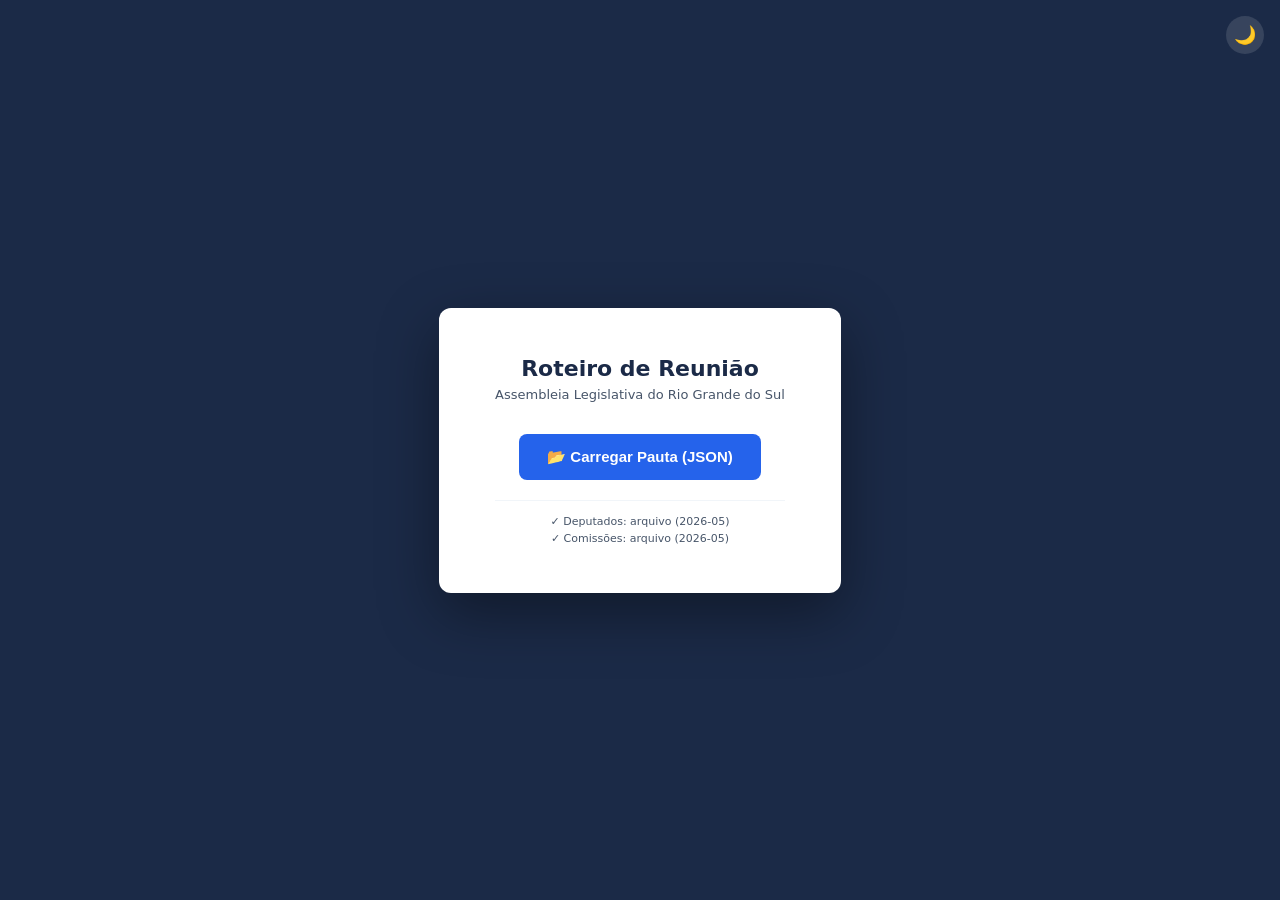
<file: roteiro.html>
<!DOCTYPE html>
<html lang="pt-BR">
<head>
<meta charset="UTF-8">
<meta name="viewport" content="width=1280, initial-scale=1">
<title>Roteiro — ALRS</title>
<link rel="stylesheet" href="style.css">
<script>
/* Aplica o tema ANTES do primeiro paint, evitando flash de tema claro.
   Espelha a lógica de initTheme() em script.js (chave 'ui_theme'). */
(function(){try{var t=localStorage.getItem('ui_theme')||'light';document.documentElement.setAttribute('data-theme',t);}catch(e){}})();
</script>
</head>
<body>

<!-- ═══════════════════════════════════════════════════════════
     IMPORT SCREEN
══════════════════════════════════════════════════════════════ -->
<div id="import-screen">
  <button id="import-theme" onclick="toggleTheme()" title="Alternar tema claro/escuro" aria-label="Alternar tema">🌙</button>
  <div class="import-box">
    <h1>Roteiro de Reunião</h1>
    <p>Assembleia Legislativa do Rio Grande do Sul</p>
    <button class="import-btn" onclick="document.getElementById('file-input').click()">
      📂 Carregar Pauta (JSON)
    </button>
    <input id="file-input" type="file" accept=".json" style="display:none">
    <div class="import-resume" id="import-resume-box">
      <strong>📋 Sessão em andamento encontrada</strong>
      <span id="import-resume-info"></span>
      <div class="import-resume-btns">
        <button class="btn btn-primary btn-sm" onclick="retomar()">Retomar sessão</button>
        <button class="btn btn-ghost btn-sm" onclick="descartarRetomar()">Carregar nova pauta</button>
      </div>
    </div>
    <div id="cad-fonte" class="cad-fonte"></div>
  </div>
</div>

<!-- ═══════════════════════════════════════════════════════════
     APP SHELL
══════════════════════════════════════════════════════════════ -->
<div id="app">

  <!-- HEADER FIXO -->
  <header id="app-hdr">
    <span id="hdr-sigla">—</span>
    <span id="hdr-sep"></span>
    <span id="hdr-data"></span>
    <span id="hdr-status">Aguardando abertura</span>
    <span id="hdr-cronometro" title="Duração da reunião (limite regimental: 2h)"></span>
    <button id="hdr-limpar" onclick="limparSessao()" title="Limpar sessão" aria-label="Limpar sessão">🗑</button>
    <button id="hdr-theme" onclick="toggleTheme()" title="Alternar tema claro/escuro" aria-label="Alternar tema">🌙</button>
  </header>

  <!-- LAYOUT: SIDEBAR + CONTENT -->
  <div id="main-layout">

    <!-- SIDEBAR -->
    <aside id="sidebar" class="expanded">
      <button id="sb-toggle" onclick="toggleSidebar()" title="Recolher/expandir">◀</button>
      <div id="sb-quorum">
        <div id="sb-q-dot"></div>
        <div id="sb-q-text">Sem quórum (0)</div>
      </div>
      <div id="sb-body">
        <div class="sb-condutor">
          <div class="sb-lbl">Condução</div>
          <select id="condutor-sel" onchange="setCondutor(parseInt(this.value))"></select>
        </div>
        <div class="sb-lbl" id="lbl-titulares">Titulares</div>
        <div id="grid-titulares" class="dep-grid"></div>
        <div class="sb-lbl" id="lbl-suplentes">Suplentes</div>
        <div id="grid-suplentes" class="dep-grid"></div>
      </div>
      <div class="sb-outros" id="sb-outros">
        <div class="sb-lbl">Outros Presentes</div>
        <div id="outros-list" class="sb-outros-list"></div>
        <div class="sb-outros-add">
          <input id="outros-input" type="text" placeholder="Nome ou deputado...">
          <button onclick="addOutro()">+</button>
        </div>
      </div>
    </aside>

    <!-- MAIN CONTENT -->
    <main id="main-content">

      <!-- 1. ABERTURA -->
      <div class="sec" id="sec-abertura">
        <div class="sec-hdr open" onclick="toggleSec('abertura')">
          <span>1. Abertura</span><span class="sec-toggle">▼</span>
        </div>
        <div class="sec-body open" id="body-abertura"></div>
      </div>

      <!-- 2. ATAS -->
      <div class="sec" id="sec-atas">
        <div class="sec-hdr open" onclick="toggleSec('atas')">
          <span>2. Aprovação de Atas</span><span class="sec-toggle">▼</span>
        </div>
        <div class="sec-body open" id="body-atas"></div>
      </div>

      <!-- 3. EXPEDIENTE -->
      <div class="sec" id="sec-exp">
        <div class="sec-hdr open" onclick="toggleSec('exp')">
          <span>3. Expediente</span><span class="sec-toggle">▼</span>
        </div>
        <div class="sec-body open" id="body-exp"></div>
      </div>

      <!-- 4. CONHECIMENTO DE MATÉRIAS -->
      <div class="sec" id="sec-cm">
        <div class="sec-hdr open" onclick="toggleSec('cm')">
          <span>4. Conhecimento de Matérias da Alçada da Comissão</span><span class="sec-toggle">▼</span>
        </div>
        <div class="sec-body open" id="body-cm"></div>
      </div>

      <!-- 5. ORDEM DO DIA -->
      <div class="sec" id="sec-od">
        <div class="sec-hdr open" onclick="toggleSec('od')">
          <span>5. Ordem do Dia</span><span class="sec-toggle">▼</span>
        </div>
        <div class="sec-body open" id="body-od"></div>
      </div>

      <!-- 6. ASSUNTOS GERAIS -->
      <div class="sec" id="sec-ag">
        <div class="sec-hdr open" onclick="toggleSec('ag')">
          <span>6. Assuntos Gerais</span><span class="sec-toggle">▼</span>
        </div>
        <div class="sec-body open" id="body-ag"></div>
      </div>

      <!-- 7. ENCERRAMENTO -->
      <div class="sec" id="sec-enc">
        <div class="sec-hdr open" onclick="toggleSec('enc')">
          <span>7. Encerramento</span><span class="sec-toggle">▼</span>
        </div>
        <div class="sec-body open" id="body-enc"></div>
      </div>

    </main>
  </div>

  <!-- FAB -->
  <button id="fab-btn" onclick="abrirFAB()">💬</button>

  <!-- FAB PANEL -->
  <div id="fab-panel">
    <div class="row-between mb8">
      <strong>Registrar Fala</strong>
      <button class="btn btn-ghost btn-sm" onclick="fecharFAB()">✕ Fechar</button>
    </div>
    <div class="fab-fields">
      <div>
        <label class="fld-lbl">Falante</label>
        <input id="fab-falante" type="text" placeholder="Nome ou deputado..." style="width:100%" oninput="fabAutocomplete(this.value)">
        <div id="fab-sugest" style="display:none;position:absolute;background:white;border:1px solid var(--gray-200);border-radius:4px;z-index:999;max-height:150px;overflow-y:auto;min-width:200px"></div>
      </div>
      <div>
        <label class="fld-lbl">Contexto</label>
        <input id="fab-contexto" type="text" style="width:100%" placeholder="Seção atual">
      </div>
    </div>
    <button class="fab-nota-toggle" onclick="toggleFabNota()">+ Adicionar nota</button>
    <div id="fab-nota-area" class="mb8">
      <textarea id="fab-nota" rows="2" placeholder="Nota opcional..." style="width:100%;resize:none"></textarea>
    </div>
    <button class="btn btn-primary" onclick="registrarFala()">Registrar</button>
  </div>

  <!-- TOAST -->
  <div id="toast"></div>

  <!-- MODAL CUSTOMIZADO -->
  <div id="custom-modal">
    <div class="modal-box">
      <div class="modal-titulo" id="modal-titulo"></div>
      <div class="modal-msg" id="modal-msg"></div>
      <div class="modal-btns" id="modal-btns"></div>
    </div>
  </div>

</div>

<script src="cadastros.js"></script>
<script src="documentos.js"></script>
<script src="roteiro.js"></script>
</body>
</html>
</file>
<file: style.css>
:root {
  /* ── PALETA BRUTA (matizes de marca e status; não mudam entre temas) ── */
  --navy:      #1B2A47;
  --blue:      #2563EB;
  --blue-lt:   #EFF6FF;
  --green:     #16A34A;
  --green-lt:  #DCFCE7;
  --amber:     #D97706;
  --amber-lt:  #FEF3C7;
  --red:       #DC2626;
  --red-lt:    #FEE2E2;
  --gray-50:   #F8FAFC;
  --gray-100:  #F1F5F9;
  --gray-200:  #E2E8F0;
  --gray-400:  #94A3B8;
  --gray-600:  #475569;
  --gray-800:  #1E293B;
  --white:     #FFFFFF;

  /* ── CAMADA SEMÂNTICA (o que o dark mode redefine) ── */
  /* Superfícies e fundo */
  --bg:            var(--gray-100);   /* fundo da página */
  --surface:       #FFFFFF;           /* cards, sidebar, painéis */
  --surface-2:     var(--gray-50);    /* superfície secundária (células, linhas) */
  --brand:         var(--navy);       /* faixas de marca: header, sec-hdr, placar, FAB, toast */
  --on-brand:      #FFFFFF;           /* texto sobre faixa de marca */
  --brand-hover:   #0f172a;           /* hover de elementos de marca (FAB) */
  /* Texto */
  --text:          var(--gray-800);   /* texto principal */
  --text-muted:    var(--gray-600);   /* texto secundário */
  --text-faint:    var(--gray-400);   /* texto atenuado / placeholder / ícones */
  /* Bordas */
  --border:        var(--gray-200);   /* borda padrão */
  --border-soft:   var(--gray-100);   /* borda suave (divisórias internas) */
  /* Acento (ações primárias) */
  --accent:        var(--blue);
  --on-accent:     #FFFFFF;
  /* Fundos claros de status (chips, result-cards, badges) */
  --info-bg:       var(--blue-lt);
  --ok-bg:         var(--green-lt);
  --warn-bg:       var(--amber-lt);
  --err-bg:        var(--red-lt);
  /* Texto escuro sobre fundos de status (antes hardcoded) */
  --info-fg:       #1e3a8a;
  --ok-fg:         #14532d;
  --warn-fg:       #78350f;
  --err-fg:        #7f1d1d;
  /* Sombras */
  --shadow-sm:     0 1px 3px rgba(0,0,0,.07);
  --shadow-md:     0 4px 16px rgba(0,0,0,.3);
  --shadow-lg:     0 20px 60px rgba(0,0,0,.4);
  --overlay:       rgba(0,0,0,.55);   /* fundo de modais */

  /* ── DIMENSÕES (invariantes) ── */
  --sb-w:      280px;
  --sb-col:    44px;
  --hdr-h:     44px;
  --radius:    6px;
}

/* ══════════════════════════════════════════════════════════
   TEMA ESCURO — redefine SOMENTE a camada semântica.
   Os matizes de marca/status são reaproveitados; ajusta-se
   luminância dos fundos claros de status e do texto sobre eles.
   ══════════════════════════════════════════════════════════ */
:root[data-theme="dark"] {
  --bg:            #0f172a;   /* slate-900 */
  --surface:       #1e293b;   /* slate-800 */
  --surface-2:     #273449;   /* levemente acima da superfície */
  --brand:         #0b1220;   /* faixa de marca mais escura que a superfície */
  --on-brand:      #e2e8f0;
  --brand-hover:   #060a14;
  --text:          #e2e8f0;   /* slate-200 */
  --text-muted:    #94a3b8;   /* slate-400 */
  --text-faint:    #64748b;   /* slate-500 */
  --border:        #334155;   /* slate-700 */
  --border-soft:   #273449;
  --accent:        #3b82f6;   /* blue-500, um pouco mais claro para contraste */
  --on-accent:     #ffffff;
  /* Fundos de status: versões translúcidas escuras em vez dos pastéis claros */
  --info-bg:       rgba(59,130,246,.18);
  --ok-bg:         rgba(34,197,94,.18);
  --warn-bg:       rgba(217,119,6,.20);
  --err-bg:        rgba(239,68,68,.18);
  /* Texto sobre status: claro em vez de escuro */
  --info-fg:       #bfdbfe;
  --ok-fg:         #bbf7d0;
  --warn-fg:       #fde68a;
  --err-fg:        #fecaca;
  /* Sombras mais fortes no escuro */
  --shadow-sm:     0 1px 3px rgba(0,0,0,.4);
  --shadow-md:     0 4px 16px rgba(0,0,0,.6);
  --shadow-lg:     0 20px 60px rgba(0,0,0,.7);
  --overlay:       rgba(0,0,0,.7);
}
*{box-sizing:border-box;margin:0;padding:0}
body{font-family:system-ui,-apple-system,sans-serif;font-size:14px;background:var(--bg);color:var(--text);height:100vh;height:100dvh;overflow:hidden}

/* ── IMPORT SCREEN ── */
#import-screen{display:flex;align-items:center;justify-content:center;height:100vh;height:100dvh;background:var(--brand);position:relative}
.import-box{background:var(--surface);border-radius:12px;padding:48px 56px;text-align:center;max-width:420px;box-shadow:var(--shadow-lg)}
.import-box h1{font-size:22px;font-weight:800;color:var(--navy);margin-bottom:6px}
.import-box p{color:var(--text-muted);font-size:13px;margin-bottom:32px}
.import-btn{display:inline-flex;align-items:center;gap:10px;background:var(--accent);color:var(--on-accent);border:none;border-radius:8px;padding:14px 28px;font-size:15px;font-weight:700;cursor:pointer;transition:.15s}
.import-btn:hover{background:var(--accent);filter:brightness(.92)}
.import-resume{margin-top:16px;background:var(--amber-lt);border:1px solid var(--amber);border-radius:8px;padding:14px;font-size:13px;display:none}
.cad-fonte{margin-top:20px;padding-top:14px;border-top:1px solid var(--border-soft);display:flex;flex-direction:column;gap:4px;font-size:11px}
.cad-fonte:empty{display:none}
.cad-fonte .cad-ok{color:var(--text-muted)}
.cad-fonte .cad-warn{color:var(--amber)}
.import-resume strong{color:var(--amber);display:block;margin-bottom:8px}
.import-resume-btns{display:flex;gap:8px;justify-content:center;margin-top:10px}

/* ── APP SHELL ── */
#app{display:none;flex-direction:column;height:100vh;height:100dvh}

/* ── HEADER ── */
#app-hdr{height:var(--hdr-h);background:var(--brand);color:var(--on-brand);display:flex;align-items:center;padding:0 14px;gap:16px;flex-shrink:0;z-index:200}

/* ── Cabeçalho comum (base compartilhável entre as páginas) ──────────
   Núcleo idêntico ao #app-hdr / #ci-hdr / #bl-hdr. Cada página pode usar
   .app-hdr e só sobrescrever o posicionamento (fixed, sticky, etc.). */
.app-hdr{height:48px;background:var(--brand);color:var(--on-brand);
  display:flex;align-items:center;gap:12px;padding:0 16px}
.app-hdr .app-hdr-title{font-weight:800;font-size:15px;letter-spacing:.3px}
.app-hdr .app-hdr-sub{font-size:12px;opacity:.75}
.app-hdr .app-hdr-sp{flex:1}

/* ── Portal (página inicial: links para cada parte) ──────────────────*/
#portal-wrap{min-height:100vh;display:flex;flex-direction:column;background:var(--surface-2)}
#portal-main{flex:1;max-width:960px;width:100%;margin:0 auto;padding:40px 24px;box-sizing:border-box}
#portal-main h1{font-size:22px;font-weight:800;color:var(--text);margin:0 0 4px}
#portal-main .portal-lead{color:var(--text-muted);font-size:14px;margin:0 0 28px}
.portal-grid{display:grid;grid-template-columns:repeat(2,1fr);gap:16px}
@media(max-width:720px){.portal-grid{grid-template-columns:1fr}}
.portal-card{display:block;text-decoration:none;background:var(--surface);border:1px solid var(--border);
  border-radius:12px;box-shadow:var(--shadow-sm);padding:22px 22px 20px;transition:.15s;color:inherit}
.portal-card:hover{border-color:var(--accent);transform:translateY(-2px);box-shadow:0 6px 20px rgba(0,0,0,.10)}
.portal-card .pc-ico{font-size:26px;line-height:1;margin-bottom:12px}
.portal-card .pc-nome{font-size:16px;font-weight:800;color:var(--text);margin-bottom:4px}
.portal-card .pc-desc{font-size:13px;color:var(--text-muted);line-height:1.45}
.portal-card .pc-fase{display:inline-block;font-size:10px;font-weight:700;text-transform:uppercase;
  letter-spacing:.5px;color:var(--text-faint);margin-top:10px}
#portal-foot{text-align:center;color:var(--text-faint);font-size:12px;padding:20px}
#hdr-sigla{font-weight:800;font-size:15px;letter-spacing:.5px}
#hdr-sep{flex:1}
#hdr-data{font-size:13px;color:var(--text-faint)}
#hdr-status{font-size:12px;font-weight:700;padding:3px 10px;border-radius:20px;background:rgba(255,255,255,.12)}
#hdr-status.em-andamento{background:var(--ok-bg);color:var(--ok-fg)}
#hdr-status.encerrada{background:var(--surface-2);color:var(--text-muted)}
#hdr-cronometro{font-size:12px;font-weight:700;padding:3px 10px;border-radius:20px;
  font-variant-numeric:tabular-nums;letter-spacing:.3px}
#hdr-cronometro.cron-ok{background:rgba(255,255,255,.12);color:var(--on-brand)}
#hdr-cronometro.cron-alerta{background:var(--warn-bg);color:var(--warn-fg)}
#hdr-cronometro.cron-limite{background:var(--err-bg);color:var(--err-fg);animation:cronPulse 1.4s ease-in-out infinite}
@keyframes cronPulse{0%,100%{opacity:1}50%{opacity:.55}}
#hdr-theme{margin-left:10px;background:rgba(255,255,255,.12);color:var(--on-brand);border:none;border-radius:50%;width:28px;height:28px;font-size:14px;cursor:pointer;display:flex;align-items:center;justify-content:center;flex-shrink:0;transition:.15s;line-height:1}
#hdr-theme:hover{background:rgba(255,255,255,.22)}
#import-theme{position:absolute;top:16px;right:16px;background:rgba(255,255,255,.12);color:#fff;border:none;border-radius:50%;width:38px;height:38px;font-size:18px;cursor:pointer;display:flex;align-items:center;justify-content:center;transition:.15s;z-index:10}
#import-theme:hover{background:rgba(255,255,255,.22)}

/* ── MAIN LAYOUT ── */
#main-layout{display:flex;flex:1;overflow:hidden;min-height:0}

/* ── SIDEBAR ── */
#sidebar{width:var(--sb-w);background:var(--surface);border-right:1px solid var(--border);display:flex;flex-direction:column;overflow:hidden;transition:width .2s;flex-shrink:0;position:relative;min-height:0}
#sidebar.collapsed{width:var(--sb-col)}
#sb-toggle{position:absolute;top:8px;right:6px;width:28px;height:28px;border:1px solid var(--border);background:var(--surface);border-radius:50%;cursor:pointer;font-size:11px;display:flex;align-items:center;justify-content:center;z-index:10}
#sb-quorum{padding:10px 10px 10px 12px;border-bottom:1px solid var(--border);display:flex;align-items:center;gap:8px;flex-shrink:0;min-height:52px}
#sb-q-dot{width:14px;height:14px;border-radius:50%;flex-shrink:0;background:var(--red)}
#sb-q-dot.ok{background:var(--green)}
#sb-q-dot.warn{background:var(--amber)}
#sb-q-text{font-size:12px;font-weight:700;white-space:nowrap;overflow:hidden}
#sb-body{flex:1;overflow-y:auto;padding:10px;min-height:0}
#sidebar.collapsed #sb-body{display:none}
#sidebar.collapsed #sb-toggle{right:8px}
.sb-lbl{font-size:10px;font-weight:700;text-transform:uppercase;color:var(--text-faint);letter-spacing:.6px;margin:10px 0 6px}
.sb-condutor{margin-bottom:10px}
.sb-condutor select{width:100%;border:1px solid var(--border);border-radius:var(--radius);padding:5px 8px;font-size:12px;color:var(--text);background:var(--surface)}
.dep-grid{display:grid;grid-template-columns:repeat(3,1fr);gap:4px;margin-bottom:10px}
.dep-cell{display:flex;flex-direction:column;align-items:center;justify-content:center;padding:4px 2px;border-radius:5px;border:2px solid var(--border);cursor:pointer;min-height:50px;overflow:hidden;transition:all .12s;user-select:none;-webkit-user-select:none;-webkit-touch-callout:none;touch-action:manipulation;background:var(--surface-2)}
.dep-cell .dn{font-size:10px;font-weight:700;text-align:center;line-height:1.2;overflow:hidden;text-overflow:ellipsis;white-space:nowrap;width:100%;padding:0 2px;color:var(--text)}
.dep-cell .dp{font-size:9px;text-transform:lowercase;color:var(--text-faint);margin-top:2px;line-height:1}
.dep-cell.ativo{background:var(--ok-bg);border-color:var(--green)}
.dep-cell.ativo .dn{color:var(--ok-fg)}
.dep-cell.acompanhando{background:var(--warn-bg);border-color:var(--amber)}
.dep-cell.acompanhando .dn{color:var(--warn-fg)}
.dep-cell:active{opacity:.75}

/* ── MINI-MENU DE PRESENÇA (long-press) ── */
.presenca-menu{position:fixed;z-index:800;background:var(--surface);border:1px solid var(--border);border-radius:8px;box-shadow:var(--shadow-lg);padding:6px;min-width:180px;display:flex;flex-direction:column;gap:2px}
.presenca-menu .pm-nome{font-size:12px;font-weight:700;color:var(--text);padding:4px 8px 6px;border-bottom:1px solid var(--border-soft);margin-bottom:4px}
.presenca-menu .pm-nome .pm-part{font-weight:400;color:var(--text-faint);font-size:11px}
.presenca-menu .pm-opt{display:flex;align-items:center;gap:8px;width:100%;text-align:left;background:transparent;border:none;border-radius:5px;padding:9px 10px;font-size:13px;color:var(--text);cursor:pointer;font-family:inherit;transition:.1s}
.presenca-menu .pm-opt:hover{background:var(--surface-2)}
.presenca-menu .pm-opt.atual{font-weight:700;color:var(--accent)}
.sb-outros{flex-shrink:0;padding:8px 10px 10px;padding-bottom:calc(10px + env(safe-area-inset-bottom,0px));border-top:1px solid var(--border);background:var(--surface)}
.sb-outros-list{font-size:11px;color:var(--text-muted);margin-bottom:6px;max-height:88px;overflow-y:auto}
#sidebar.collapsed .sb-outros{display:none}
.sb-outros-add{display:flex;gap:4px}
.sb-outros-add input{flex:1;border:1px solid var(--border);border-radius:var(--radius);padding:4px 6px;font-size:12px;color:var(--text);background:var(--surface)}
.sb-outros-add button{border:none;background:var(--accent);color:var(--on-accent);border-radius:var(--radius);padding:4px 8px;cursor:pointer;font-size:12px;font-weight:700}

/* ── MAIN CONTENT ── */
#main-content{flex:1;overflow-y:auto;padding:14px;min-height:0}

/* ── SECTIONS ── */
.sec{background:var(--surface);border-radius:8px;box-shadow:var(--shadow-sm);overflow:hidden;margin-bottom:12px}
.sec-hdr{background:var(--brand);color:var(--on-brand);padding:10px 14px;font-weight:700;font-size:13px;display:flex;justify-content:space-between;align-items:center;cursor:pointer;user-select:none}
.sec-hdr .sec-toggle{font-size:10px;opacity:.7;transition:transform .2s}
.sec-hdr.open .sec-toggle{transform:rotate(180deg)}
.sec-body{padding:14px;display:none}
.sec-body.open{display:block}

/* ── COMPONENTS ── */
.btn{display:inline-flex;align-items:center;gap:6px;padding:7px 14px;border-radius:var(--radius);border:none;cursor:pointer;font-size:13px;font-weight:600;transition:.12s;white-space:nowrap}
.btn:active{opacity:.8}
.btn-primary{background:var(--accent);color:var(--on-accent)}
.btn-success{background:var(--green);color:var(--on-accent)}
.btn-danger{background:var(--red);color:var(--on-accent)}
.btn-amber{background:var(--amber);color:var(--on-accent)}
.btn-ghost{background:transparent;color:var(--text-muted);border:1px solid var(--border)}
.btn-ghost:hover{background:var(--surface-2)}
.btn-sm{padding:4px 10px;font-size:12px}
.btn-xs{padding:3px 8px;font-size:11px}

.badge{display:inline-flex;align-items:center;padding:2px 8px;border-radius:20px;font-size:11px;font-weight:700}
.badge-blue{background:var(--blue-lt);color:var(--blue)}
.badge-green{background:var(--green-lt);color:var(--green)}
.badge-red{background:var(--red-lt);color:var(--red)}
.badge-amber{background:var(--amber-lt);color:var(--amber)}
.badge-gray{background:var(--gray-100);color:var(--text-muted)}

.row{display:flex;gap:10px;align-items:center;flex-wrap:wrap}
.row-between{display:flex;justify-content:space-between;align-items:center;gap:8px}
.divider{border:none;border-top:1px solid var(--border);margin:12px 0}
.empty{color:var(--text-faint);font-style:italic;font-size:13px;padding:10px 0}
label.fld-lbl{font-size:11px;font-weight:700;color:var(--text-muted);text-transform:uppercase;letter-spacing:.4px;display:block;margin-bottom:4px}
input[type=text],input[type=time],select,textarea{border:1px solid var(--border);border-radius:var(--radius);padding:6px 10px;font-size:13px;color:var(--text);background:var(--surface);font-family:inherit}
input[type=text]::placeholder,textarea::placeholder{color:var(--text-faint)}
input:focus,select:focus,textarea:focus{outline:2px solid var(--accent);border-color:transparent}

/* ── METADADOS ── */
.meta-grid{display:grid;grid-template-columns:1fr 1fr;gap:8px 16px;font-size:13px;margin-bottom:14px}
.meta-item span:first-child{color:var(--text-faint);font-size:11px;display:block;margin-bottom:2px}
.meta-item strong{color:var(--text)}
.meta-edit-row{display:grid;grid-template-columns:1fr 1fr;gap:10px;margin-bottom:14px}
.meta-edit-group{display:flex;flex-direction:column;gap:4px}
.meta-edit-group input{width:100%}
.time-btns{display:flex;gap:4px;margin-top:4px}

/* ── FOTO BUTTON ── */
.foto-btn{width:100%;padding:12px;background:var(--blue-lt);border:2px dashed var(--blue);border-radius:8px;color:var(--blue);font-weight:700;font-size:14px;cursor:pointer;text-align:center;transition:.15s}
.foto-btn:hover{background:var(--info-bg)}
.foto-done{background:var(--green-lt);border-color:var(--green);color:var(--green);cursor:default}

/* ── ATAS ── */
.ata-row{display:flex;justify-content:space-between;align-items:center;padding:8px;border-bottom:1px solid var(--border-soft);gap:8px}
.ata-row:last-child{border-bottom:none}
.ata-row select{width:160px}

/* ── EXPEDIENTE ITEMS ── */
.exp-item{padding:10px;border:1px solid var(--border-soft);border-radius:var(--radius);margin-bottom:8px}
.exp-item-hdr{display:flex;justify-content:space-between;align-items:flex-start;gap:8px}
.exp-item-title{font-weight:700;font-size:13px;color:var(--text)}
.exp-item-text{font-size:12px;color:var(--text-muted);margin-top:4px;line-height:1.4}
.exp-item-actions{display:flex;gap:6px;align-items:center;flex-shrink:0}
.exp-item.done{background:var(--surface-2);opacity:.7}
.dist-select-row{display:flex;gap:8px;align-items:center;margin-top:8px;flex-wrap:wrap}
.dist-select-row select{flex:1;min-width:180px}
.dist-forma{display:flex;gap:8px}
.dist-forma label{display:flex;align-items:center;gap:4px;font-size:12px;cursor:pointer}

/* ── OD ITEMS ── */
.od-card{border:1px solid var(--border);border-radius:8px;margin-bottom:10px;overflow:hidden;transition:border-color .15s}
.od-card.active{border-color:var(--accent)}
.od-card-hdr{padding:12px 14px;background:var(--surface-2);display:flex;gap:12px;align-items:flex-start}
.od-card-pos{width:32px;height:32px;background:var(--brand);color:var(--on-brand);border-radius:50%;display:flex;align-items:center;justify-content:center;font-weight:800;font-size:13px;flex-shrink:0}
.od-card-info{flex:1}
.od-card-tipo{font-size:12px;font-weight:800;color:var(--blue);margin-bottom:2px}
.od-card-ementa{font-size:13px;color:var(--text);line-height:1.35;margin:4px 0}
.od-card-relator{font-size:12px;color:var(--text-muted)}
.od-card-actions{display:flex;flex-direction:column;align-items:flex-end;gap:6px;flex-shrink:0}
.od-card-body{padding:12px 14px;border-top:1px solid var(--border-soft)}
.od-status-badge{display:inline-flex;align-items:center;gap:4px;padding:4px 10px;border-radius:20px;font-size:12px;font-weight:700}

/* ── REORDENAÇÃO ── */
.od-pos-input{width:40px;text-align:center;border:1px solid var(--border);border-radius:4px;padding:3px;font-size:13px;font-weight:700;color:var(--text);background:var(--surface)}

/* ── PHASES ── */
.phase-indicator{display:flex;gap:4px;margin-bottom:12px;flex-wrap:wrap}
.phase-step{padding:3px 10px;border-radius:20px;font-size:11px;font-weight:700;background:var(--gray-100);color:var(--text-faint)}
.phase-step.active{background:var(--accent);color:var(--on-accent)}
.phase-step.done{background:var(--green-lt);color:var(--green)}

/* ── VOTING PANEL ── */
.vote-placar{background:var(--brand);color:var(--on-brand);border-radius:var(--radius);padding:8px 14px;display:flex;gap:24px;align-items:center;margin-bottom:12px}
.vote-placar-num{font-size:22px;font-weight:800}
.vote-placar-lbl{font-size:11px;opacity:.7}
.vote-placar .f{color:#4ade80}
.vote-placar .c{color:#f87171}
.vote-grid{display:flex;flex-direction:column;gap:4px}
.vote-dep-row{display:flex;align-items:center;justify-content:space-between;padding:5px 8px;border-radius:4px;background:var(--surface-2);gap:8px}
.vote-dep-row.vf{background:var(--green-lt)}
.vote-dep-row.vc{background:var(--red-lt)}
.vote-dep-row.condutor{border:1px solid var(--amber);background:var(--amber-lt)}
.vote-dep-name{font-size:12px;font-weight:600;flex:1}
.vote-dep-party{font-size:10px;color:var(--text-faint);margin-left:4px}
.vote-btns{display:flex;gap:4px}
.vbtn{width:30px;height:30px;border-radius:50%;border:2px solid;cursor:pointer;font-weight:800;font-size:12px;transition:.1s;display:flex;align-items:center;justify-content:center}
.vbtn-f{color:var(--green);border-color:var(--green);background:var(--surface)}
.vbtn-f.sel{background:var(--green);color:var(--on-accent)}
.vbtn-c{color:var(--red);border-color:var(--red);background:var(--surface)}
.vbtn-c.sel{background:var(--red);color:var(--on-accent)}
.vbtn:active{opacity:.7}

/* ── MINERVA ── */
.manif-badge{display:inline-flex;align-items:center;justify-content:center;min-width:16px;height:16px;border-radius:10px;background:var(--accent);color:var(--on-accent);font-size:10px;font-weight:700;padding:0 4px;cursor:pointer;border:none;line-height:1;margin-left:2px;vertical-align:middle}
.manif-list{display:flex;flex-direction:column;gap:6px;max-height:280px;overflow-y:auto}
.manif-entry{font-size:12px;padding:6px 8px;border-radius:6px;background:var(--surface-2);border-left:3px solid var(--blue)}
.manif-entry .manif-quem{font-weight:700;color:var(--navy)}
.manif-entry .manif-ts{color:var(--text-faint);font-size:10px;margin-left:6px}
.manif-entry .manif-nota{color:var(--text-muted);margin-top:2px;font-style:italic}
.minerva-box h4{color:var(--amber);font-size:14px;margin-bottom:10px}
.minerva-btns{display:flex;gap:8px}
.minerva-btns .btn{flex:1;justify-content:center;font-size:14px;padding:10px}

/* ── REDISTRIBUIÇÃO ── */
.redist-box{background:var(--warn-bg);border:2px solid var(--amber);border-radius:8px;padding:14px;margin-top:12px}
.redist-box h4{color:var(--warn-fg);font-size:14px;margin-bottom:8px}
.redist-alerta{background:var(--err-bg);color:var(--err-fg);border-left:3px solid var(--red);
  border-radius:6px;padding:8px 10px;margin:8px 0;font-size:12px;line-height:1.45}
.redist-forma{display:flex;gap:12px;margin:8px 0}
.redist-forma label{display:flex;align-items:center;gap:4px;font-size:13px;cursor:pointer}

/* ── RESULTADO CARD ── */
.result-card{border-radius:var(--radius);padding:10px 14px;margin-top:10px;font-size:13px}
.result-card.aprovado{background:var(--ok-bg);border-left:4px solid var(--green);color:var(--ok-fg)}
.result-card.rejeitado,.result-card.inconclusivo,.result-card.falta_quorum{background:var(--err-bg);border-left:4px solid var(--red);color:var(--err-fg)}
.result-card.vista,.result-card.reexame,.result-card.relator_ausente,.result-card.retirada_de_pauta{background:var(--warn-bg);border-left:4px solid var(--amber);color:var(--warn-fg)}
.result-card.aprovado_parecer_conclusivo{background:var(--info-bg);border-left:4px solid var(--blue);color:var(--info-fg)}

/* ── ALERTA QUÓRUM OD ── */
#alerta-quorum-od{display:none;background:var(--red-lt);border:1px solid var(--red);border-radius:var(--radius);padding:10px 14px;margin-bottom:10px;display:none}
#alerta-quorum-od.show{display:flex;justify-content:space-between;align-items:center}

/* ── ASSUNTOS GERAIS ── */
.ag-item{padding:10px;border:1px solid var(--border-soft);border-radius:var(--radius);margin-bottom:8px;display:flex;justify-content:space-between;align-items:flex-start;gap:10px}
.ag-item-text{font-size:13px;color:var(--text);line-height:1.4;flex:1}

/* ── ENCERRAMENTO ── */
.enc-field{margin-bottom:14px}
.enc-export-grid{display:grid;grid-template-columns:repeat(3,1fr);gap:10px;margin-top:16px}
.enc-export-btn{padding:14px;border-radius:8px;border:none;cursor:pointer;font-weight:700;font-size:13px;display:flex;flex-direction:column;align-items:center;gap:6px;transition:.15s}
.enc-export-btn:active{opacity:.8}
.enc-export-icon{font-size:24px}
.cal-grid{display:flex;gap:16px;flex-wrap:wrap;margin:12px 0}
.cal-mes{border-collapse:collapse;font-size:11px}
.cal-mes caption{font-weight:700;font-size:12px;text-align:center;padding:4px 0;color:var(--navy)}
.cal-mes th{padding:2px 5px;text-align:center;color:var(--text-faint);font-size:10px;font-weight:600}
.cal-mes td{padding:2px 5px;text-align:center;min-width:20px}
.cal-target{background:var(--brand)!important;color:var(--on-brand)!important;font-weight:700;border-radius:50%}
.cal-fim-semana{color:var(--red)}
.enc-conv-box{background:var(--blue-lt);border-left:3px solid var(--blue);border-radius:0 6px 6px 0;padding:10px 14px;margin-bottom:12px;font-size:13px;line-height:1.6;font-style:italic;color:var(--navy)}
@media print{.cal-grid{display:flex!important}.cal-mes{page-break-inside:avoid}}

/* ── FAB ── */
#fab-btn{position:fixed;bottom:20px;right:20px;width:52px;height:52px;border-radius:50%;background:var(--brand);color:var(--on-brand);border:none;font-size:22px;cursor:pointer;box-shadow:var(--shadow-md);z-index:500;display:none;align-items:center;justify-content:center;transition:.15s}
#fab-btn:hover{background:var(--brand-hover);transform:scale(1.05)}
#fab-panel{position:fixed;bottom:0;left:0;right:0;background:var(--surface);border-top:1px solid var(--border);padding:16px;z-index:600;display:none;box-shadow:0 -4px 20px var(--overlay)}
.fab-fields{display:grid;grid-template-columns:1fr 1fr;gap:10px;margin-bottom:10px}
.fab-fields.three{grid-template-columns:1fr 1fr 1fr}
.fab-nota-toggle{color:var(--blue);font-size:12px;cursor:pointer;background:none;border:none;padding:0;margin-bottom:6px}
#fab-nota-area{display:none}

/* ── TOAST ── */
#toast{position:fixed;top:54px;right:14px;background:var(--brand);color:var(--on-brand);padding:8px 16px;border-radius:var(--radius);font-size:13px;font-weight:600;z-index:900;opacity:0;transition:opacity .3s;pointer-events:none;border-left:4px solid var(--accent);box-shadow:var(--shadow-md)}
#toast.show{opacity:1}
#toast.success{background:var(--green);border-left-color:var(--green)}
#toast.error{background:var(--red);border-left-color:var(--red)}
#toast.warn{background:var(--amber);border-left-color:var(--amber)}
:root[data-theme="dark"] #toast{background:var(--surface-2);color:var(--text)}
:root[data-theme="dark"] #toast.success{background:var(--ok-bg);color:var(--ok-fg)}
:root[data-theme="dark"] #toast.error{background:var(--err-bg);color:var(--err-fg)}
:root[data-theme="dark"] #toast.warn{background:var(--warn-bg);color:var(--warn-fg)}
.lbl-origem{font-weight:400;text-transform:none;letter-spacing:0;color:var(--amber);font-size:10px}

/* ── LIMPAR ── */
#hdr-limpar{background:rgba(255,255,255,.12);color:var(--on-brand);border:none;border-radius:50%;width:28px;height:28px;font-size:13px;cursor:pointer;display:flex;align-items:center;justify-content:center;flex-shrink:0;transition:.15s;line-height:1}
#hdr-limpar:hover{background:var(--err-bg);color:var(--err-fg)}
#hdr-limpar.confirm{background:var(--red);color:#fff;animation:pulseLimpar 1s ease-in-out infinite}
@keyframes pulseLimpar{0%,100%{transform:scale(1)}50%{transform:scale(1.12)}}

/* ── UTILS ── */
.mt4{margin-top:4px}.mt8{margin-top:8px}.mt12{margin-top:12px}.mt16{margin-top:16px}
.mb4{margin-bottom:4px}.mb8{margin-bottom:8px}
.bold{font-weight:700}.small{font-size:12px}.muted{color:var(--text-faint)}
/* Custom Modal */
#custom-modal{display:none;position:fixed;inset:0;background:var(--overlay);z-index:850;align-items:center;justify-content:center}
#custom-modal.show{display:flex}
.modal-box{background:var(--surface);border-radius:10px;padding:24px;max-width:440px;width:92%;box-shadow:var(--shadow-lg)}
.modal-titulo{font-weight:800;font-size:15px;color:var(--navy);margin-bottom:8px}
.modal-msg{font-size:13px;color:var(--text-muted);margin-bottom:20px;line-height:1.5}
.modal-btns{display:flex;flex-direction:column;gap:8px}
.modal-btns .btn{justify-content:center;width:100%;padding:10px 16px;font-size:13px}

.foto-btn.sem-quorum{background:var(--amber-lt);border:2px dashed var(--amber);color:var(--amber)}
.foto-btn.sem-quorum:hover{background:var(--warn-bg)}

/* ══════════════════════════════════════════════════════════
   SIDEBAR RESPONSIVA — orientação do tablet
   Medições com elenco real (12 tit + 11 supl = 23 células):
   - Retrato 2col: sb-body ~850px, cabe com ~328px de folga → 2 colunas,
     células maiores, nomes completos, mais área principal.
   - Paisagem 3col: sb-body ~702px, cabe com folga → 3 colunas menores
     (2 colunas rolava 191px). Sidebar levemente mais larga p/ os nomes.
   ══════════════════════════════════════════════════════════ */
@media (orientation: landscape){
  :root{ --sb-w: 300px; }
  .dep-grid{grid-template-columns:repeat(4,1fr);gap:4px}
  .dep-cell{min-height:48px;padding:4px 2px}
  .dep-cell .dn{font-size:10px;white-space:normal;line-height:1.1;max-height:2.2em;display:-webkit-box;-webkit-line-clamp:2;-webkit-box-orient:vertical}
  .dep-cell .dp{font-size:8px;margin-top:1px}
}
@media (orientation: portrait){
  :root{ --sb-w: 300px; }
  .dep-grid{grid-template-columns:repeat(2,1fr);gap:6px}
  .dep-cell{min-height:56px;padding:8px 4px}
  .dep-cell .dn{font-size:12px;white-space:normal;line-height:1.2;max-height:2.4em;display:-webkit-box;-webkit-line-clamp:2;-webkit-box-orient:vertical}
  .dep-cell .dp{font-size:10px;margin-top:3px}
  #sb-body{padding-bottom:16px}
}

@media print{#sidebar,#fab-btn,#fab-panel,#app-hdr{display:none!important}#main-layout{display:block}#main-content{padding:0}}
</file>
